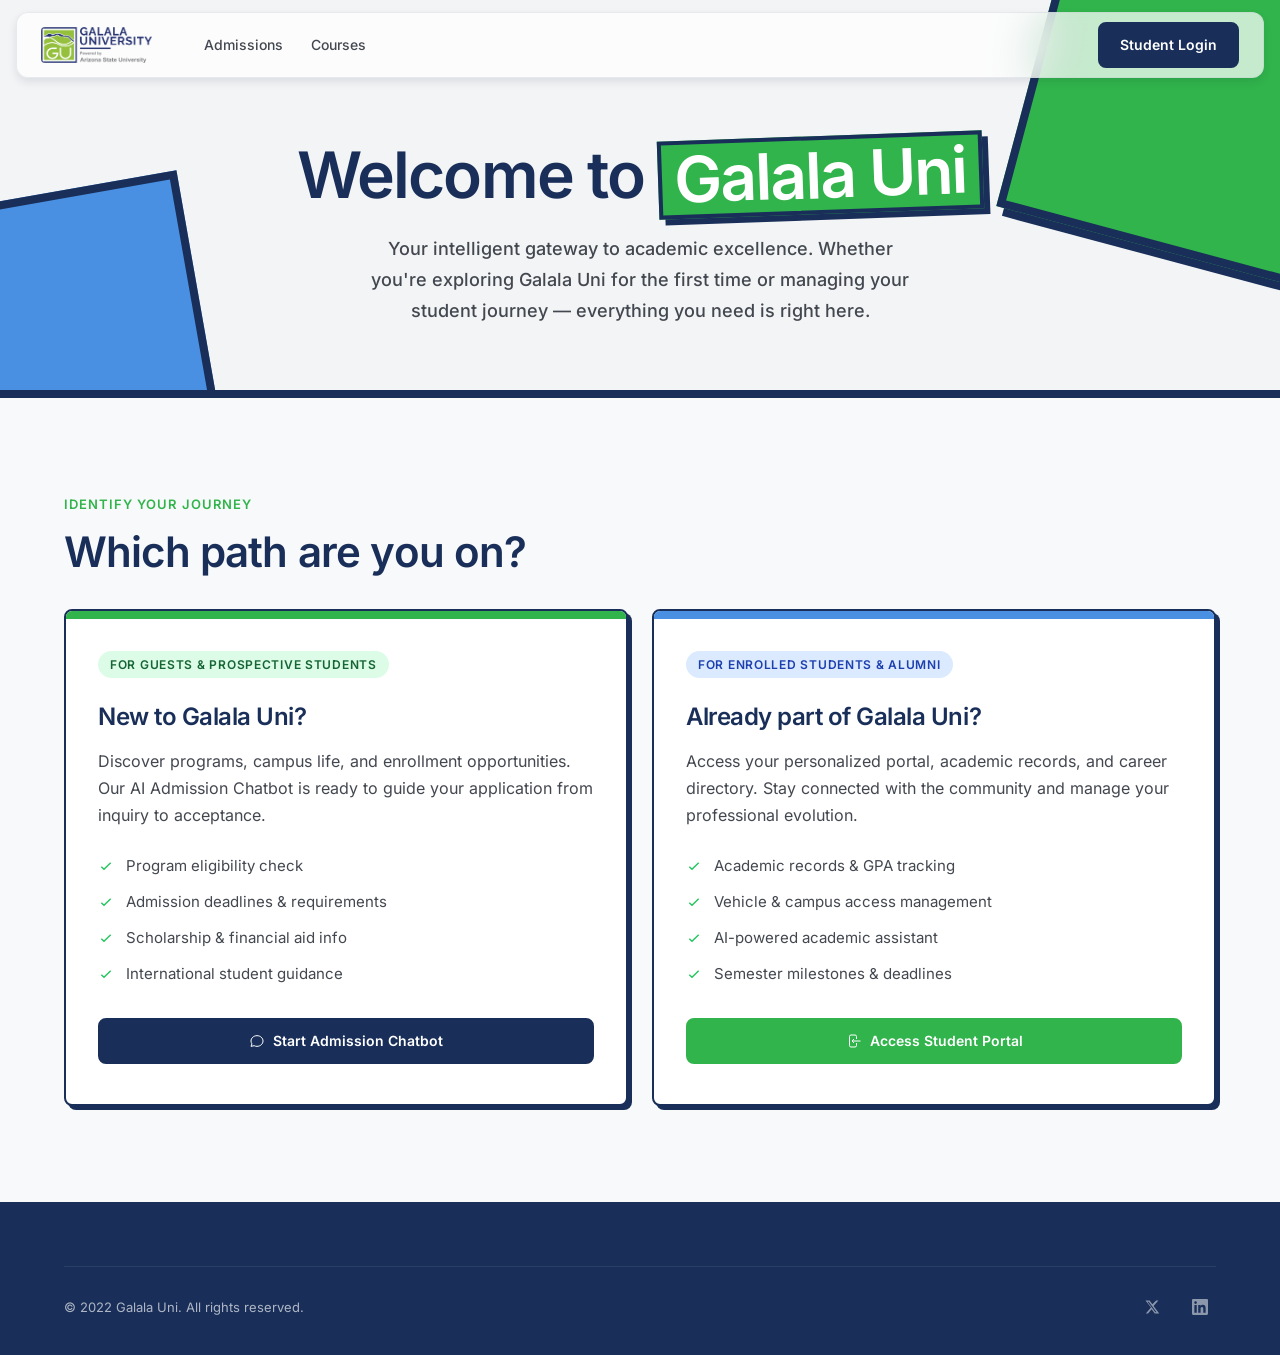
<file: index.html>
<!DOCTYPE html>
<html lang="en">
<head>
  <meta charset="UTF-8" />
  <meta name="viewport" content="width=device-width, initial-scale=1.0" />
  <!-- RT-16: Referrer policy -->
  <meta name="referrer" content="strict-origin-when-cross-origin">
  <title>Galala Uni | Intelligent Academic Gateway</title>
  <meta name="description" content="Galala Uni — the intelligent gateway for prospective and enrolled students. Start your admission journey or access your student portal." />
  <link href="css/fonts/fonts.css" rel="stylesheet" />
  <link rel="stylesheet" href="css/globals.css" />
  <link rel="stylesheet" href="css/landing.css" />
  <!-- Framekiller script to prevent clickjacking -->
  <style id="antiClickjack">body{display:none !important;}</style>
  <script type="text/javascript">
    if (self === top) {
        var antiClickjack = document.getElementById("antiClickjack");
        if (antiClickjack) antiClickjack.parentNode.removeChild(antiClickjack);
    } else {
        top.location = self.location;
    }
  </script>
</head>
<body>

  <!-- NAV -->
  <header class="nav-glass" id="main-nav">
    <div class="nav-inner">
      <a href="index.html" class="brand">
        <img src="./gu_logo.png" alt="Galala Uni Logo" class="brand-logo" style="height:36px; width:auto; border-radius:4px;" />
      </a>
      <nav class="nav-links">
        <a href="#journey">Admissions</a>
        <a href="pages/recommendations.html">Courses</a>
      </nav>
      <div class="nav-actions">
        <a href="pages/login.html" class="btn btn-primary">Student Login</a>
      </div>
      <button class="nav-mobile-toggle" aria-label="Toggle menu" id="mobile-menu-btn">
        <span></span><span></span><span></span>
      </button>
    </div>
    <div class="nav-mobile" id="mobile-menu">
      <a href="#journey">Admissions</a>
      <a href="pages/recommendations.html">Courses</a>
      <a href="pages/login.html" class="btn btn-primary">Student Login</a>
    </div>
  </header>

  <!-- INTRO -->
  <section class="home-intro">
    <div class="home-intro-orb home-intro-orb-1"></div>
    <div class="home-intro-orb home-intro-orb-2"></div>
    <div class="home-intro-content">
      <h1 class="home-intro-title">
        Welcome to <em>Galala Uni</em>
      </h1>
      <p class="home-intro-sub">
        Your intelligent gateway to academic excellence. Whether you're exploring Galala Uni for the first time or managing your student journey — everything you need is right here.
      </p>
    </div>
  </section>

  <!-- JOURNEY SELECTOR -->
  <section class="journey" id="journey">
    <div class="container">
      <div class="section-label">Identify Your Journey</div>
      <h2 class="section-title">Which path are you on?</h2>
      <div class="journey-grid">
        <div class="journey-card journey-card-guest">
          <div class="jcard-tag">For Guests &amp; Prospective Students</div>
          <h3>New to Galala Uni?</h3>
          <p>Discover programs, campus life, and enrollment opportunities. Our AI Admission Chatbot is ready to guide your application from inquiry to acceptance.</p>
          <ul class="jcard-features">
            <li>
              <svg viewBox="0 0 24 24" fill="none" stroke="currentColor" stroke-width="2"><path d="M5 13l4 4L19 7"/></svg>
              Program eligibility check
            </li>
            <li>
              <svg viewBox="0 0 24 24" fill="none" stroke="currentColor" stroke-width="2"><path d="M5 13l4 4L19 7"/></svg>
              Admission deadlines &amp; requirements
            </li>
            <li>
              <svg viewBox="0 0 24 24" fill="none" stroke="currentColor" stroke-width="2"><path d="M5 13l4 4L19 7"/></svg>
              Scholarship &amp; financial aid info
            </li>
            <li>
              <svg viewBox="0 0 24 24" fill="none" stroke="currentColor" stroke-width="2"><path d="M5 13l4 4L19 7"/></svg>
              International student guidance
            </li>
          </ul>
          <a href="pages/chatbot-public.html" class="btn btn-primary btn-full">
            <svg viewBox="0 0 24 24" fill="none" stroke="currentColor" stroke-width="1.5"><path d="M8 12h.01M12 12h.01M16 12h.01M21 12c0 4.418-4.03 8-9 8a9.863 9.863 0 01-4.255-.949L3 20l1.395-3.72C3.512 15.042 3 13.574 3 12c0-4.418 4.03-8 9-8s9 3.582 9 8z"/></svg>
            Start Admission Chatbot
          </a>
        </div>
        <div class="journey-card journey-card-student">
          <div class="jcard-tag jcard-tag-blue">For Enrolled Students &amp; Alumni</div>
          <h3>Already part of Galala Uni?</h3>
          <p>Access your personalized portal, academic records, and career directory. Stay connected with the community and manage your professional evolution.</p>
          <ul class="jcard-features">
            <li>
              <svg viewBox="0 0 24 24" fill="none" stroke="currentColor" stroke-width="2"><path d="M5 13l4 4L19 7"/></svg>
              Academic records &amp; GPA tracking
            </li>
            <li>
              <svg viewBox="0 0 24 24" fill="none" stroke="currentColor" stroke-width="2"><path d="M5 13l4 4L19 7"/></svg>
              Vehicle &amp; campus access management
            </li>
            <li>
              <svg viewBox="0 0 24 24" fill="none" stroke="currentColor" stroke-width="2"><path d="M5 13l4 4L19 7"/></svg>
              AI-powered academic assistant
            </li>
            <li>
              <svg viewBox="0 0 24 24" fill="none" stroke="currentColor" stroke-width="2"><path d="M5 13l4 4L19 7"/></svg>
              Semester milestones &amp; deadlines
            </li>
          </ul>
          <a href="pages/login.html" class="btn btn-primary-dark btn-full">
            <svg viewBox="0 0 24 24" fill="none" stroke="currentColor" stroke-width="1.5"><path d="M15.75 9V5.25A2.25 2.25 0 0013.5 3h-6a2.25 2.25 0 00-2.25 2.25v13.5A2.25 2.25 0 007.5 21h6a2.25 2.25 0 002.25-2.25V15M12 9l-3 3m0 0l3 3m-3-3h12.75"/></svg>
            Access Student Portal
          </a>
        </div>
      </div>
    </div>
  </section>

  <!-- FOOTER -->
  <footer class="footer">
    <div class="container">
      <div class="footer-bottom">
        <span>© 2022 Galala Uni. All rights reserved.</span>
        <div class="footer-socials">
          <a href="#" aria-label="Twitter">
            <svg viewBox="0 0 24 24" fill="currentColor"><path d="M18.244 2.25h3.308l-7.227 8.26 8.502 11.24H16.17l-4.714-6.231-5.401 6.231H2.744l7.73-8.835L2.25 2.25h6.063l4.261 5.634zm-1.161 17.52h1.833L7.084 4.126H5.117z"/></svg>
          </a>
          <a href="#" aria-label="LinkedIn">
            <svg viewBox="0 0 24 24" fill="currentColor"><path d="M20.447 20.452h-3.554v-5.569c0-1.328-.027-3.037-1.852-3.037-1.853 0-2.136 1.445-2.136 2.939v5.667H9.351V9h3.414v1.561h.046c.477-.9 1.637-1.85 3.37-1.85 3.601 0 4.267 2.37 4.267 5.455v6.286zM5.337 7.433a2.062 2.062 0 01-2.063-2.065 2.064 2.064 0 112.063 2.065zm1.782 13.019H3.555V9h3.564v11.452zM22.225 0H1.771C.792 0 0 .774 0 1.729v20.542C0 23.227.792 24 1.771 24h20.451C23.2 24 24 23.227 24 22.271V1.729C24 .774 23.2 0 22.222 0h.003z"/></svg>
          </a>
        </div>
      </div>
    </div>
  </footer>

  <script type="module" src="js/nav.js"></script>
</body>
</html>
</file>
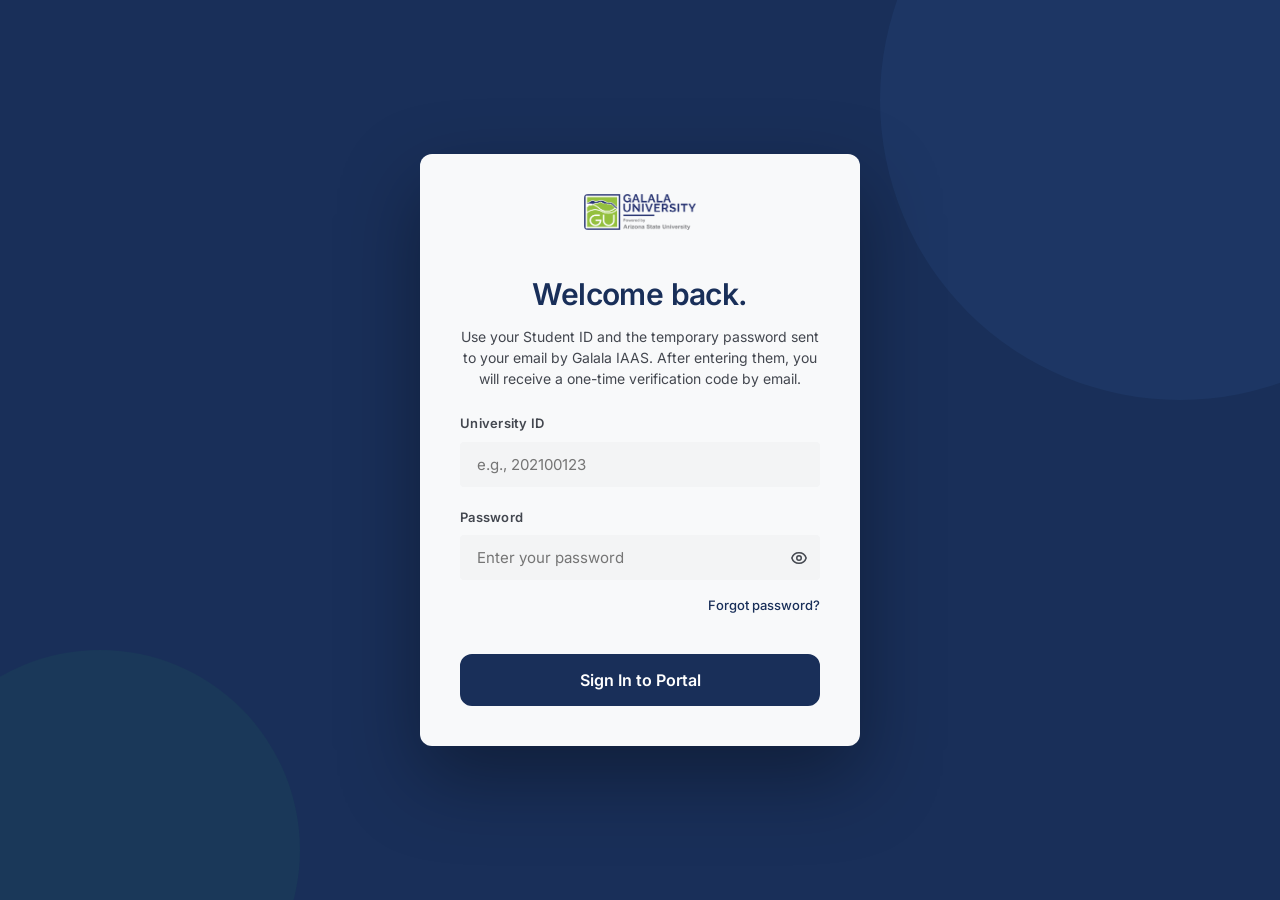
<file: pages/change-password.html>
<!DOCTYPE html>
<html lang="en">
<head>
  <meta charset="UTF-8" />
  <meta name="viewport" content="width=device-width, initial-scale=1.0" />
  <!-- RT-16: Referrer policy -->
  <meta name="referrer" content="strict-origin-when-cross-origin">
  <title>Change Password | Galala Uni</title>
  <meta name="description" content="Change your Galala Uni student portal password." />
  <link href="../css/fonts/fonts.css" rel="stylesheet" />
  <link rel="stylesheet" href="../css/globals.css" />
  <link rel="stylesheet" href="../css/dashboard.css" />
  <style>
    input[type="password"]::-ms-reveal,
    input[type="password"]::-ms-clear { display: none; }
    input[type="password"]::-webkit-reveal { display: none; }
    .pwd-rules {
      font-size: .8125rem;
      color: var(--col-on-muted);
      line-height: 1.7;
      background: var(--col-surface-low, #f3f4f5);
      border-radius: var(--radius-md);
      padding: var(--space-3) var(--space-4);
      margin-bottom: var(--space-5);
    }
    .pwd-rules li { list-style: none; padding-left: 1.25rem; position: relative; }
    .pwd-rules li::before { content: '•'; position: absolute; left: 0; color: var(--col-primary); }
  </style>
  <!-- Framekiller script to prevent clickjacking -->
  <style id="antiClickjack">body{display:none !important;}</style>
  <script type="text/javascript">
    if (self === top) {
        var antiClickjack = document.getElementById("antiClickjack");
        if (antiClickjack) antiClickjack.parentNode.removeChild(antiClickjack);
    } else {
        top.location = self.location;
    }
  </script>
</head>
<body>

  <!-- NAV (dark) -->
  <header class="nav-glass nav-dark" id="main-nav">
    <div class="nav-inner">
      <a href="dashboard.html" class="brand">
        <img src="../gu_logo.png" alt="Galala Uni Logo" class="brand-logo" style="height:36px; width:auto; border-radius:4px;" />
      </a>
      <nav class="nav-links">
        <a href="dashboard.html">Dashboard</a>
        <a href="chatbot.html">AI Assistant</a>
        <a href="recommendations.html">Courses</a>
        <a href="vehicle.html">Vehicle</a>
        <a href="help.html">Help</a>
      </nav>
      <div class="nav-student-info">
        <div class="nav-student-avatar"></div>
        <span class="nav-student-name"></span>
        <a href="#" class="btn btn-ghost logout-btn" style="color:rgba(255,255,255,.6);font-size:.875rem;">Sign Out</a>
      </div>
      <button class="nav-mobile-toggle" aria-label="Toggle menu" id="mobile-menu-btn">
        <span></span><span></span><span></span>
      </button>
    </div>
    <div class="nav-mobile" id="mobile-menu">
      <a href="dashboard.html">Dashboard</a>
      <a href="chatbot.html">AI Assistant</a>
      <a href="recommendations.html">Courses</a>
      <a href="vehicle.html">Vehicle</a>
      <a href="help.html">Help</a>
      <a href="#" class="logout-btn">Sign Out</a>
    </div>
  </header>

  <!-- PAGE BODY -->
  <div class="portal-page">
    <div class="portal-content" style="max-width:560px;">

      <div class="page-header">
        <a href="dashboard.html" id="back-to-dashboard-link" style="display:inline-flex;align-items:center;gap:6px;font-size:.875rem;color:var(--col-on-muted);text-decoration:none;margin-bottom:var(--space-4);" aria-label="Back to dashboard">
          <svg viewBox="0 0 24 24" fill="none" stroke="currentColor" stroke-width="2" width="16" height="16"><path d="M10.5 19.5L3 12m0 0l7.5-7.5M3 12h18"/></svg>
          Back to Dashboard
        </a>
        <!-- v9305432: shown when must_change_password=true (forced mode) -->
        <div id="forced-mode-notice" style="display:none;padding:12px 16px;background:linear-gradient(135deg,#fef3c7,#fffbeb);border:1.5px solid #fcd34d;border-radius:var(--radius-md);color:#92400e;font-size:.875rem;margin-bottom:var(--space-4);">
          <strong>Action required:</strong> You must set a new personal password before you can access other features.
        </div>
        <h1>Change Password</h1>
        <p>Update your account password. Your new password must meet the requirements below.</p>
      </div>

      <div class="section-card">

        <!-- Success message -->
        <div id="change-pwd-success" style="display:none; align-items:center; gap:12px; padding:14px 18px; background:#f0fdf4; border:1.5px solid #86efac; border-radius:var(--radius-md); color:#166534; font-size:.875rem; margin-bottom:var(--space-5);">
          <svg width="20" height="20" viewBox="0 0 24 24" fill="none" stroke="currentColor" stroke-width="2" style="flex-shrink:0;"><path d="M9 12.75L11.25 15 15 9.75M21 12a9 9 0 11-18 0 9 9 0 0118 0z"/></svg>
          <span>Password updated successfully. Redirecting to your dashboard…</span>
        </div>

        <!-- Error message -->
        <div id="change-pwd-error" style="display:none; padding:var(--space-3) var(--space-4); background:#fee2e2; border-radius:var(--radius-md); color:#991b1b; font-size:.875rem; margin-bottom:var(--space-5);"></div>

        <!-- Password rules -->
        <div class="pwd-rules">
          <strong style="display:block;margin-bottom:var(--space-1);color:var(--col-primary);">Password requirements:</strong>
          <ul style="margin:0;padding:0;">
            <li>Minimum 8 characters</li>
            <li>At least one uppercase letter (A–Z)</li>
            <li>At least one lowercase letter (a–z)</li>
            <li>At least one number (0–9)</li>
            <li>At least one special character (e.g. ! @ # $ %)</li>
          </ul>
        </div>

        <form id="change-pwd-form">

          <!-- Current password -->
          <div class="form-group">
            <label class="form-label" for="current-password">Current Password</label>
            <div style="position:relative;">
              <input
                class="form-input"
                type="password"
                id="current-password"
                name="current_password"
                placeholder="Your current password"
                autocomplete="current-password"
                style="padding-right:3rem;"
                required
              />
              <button type="button" style="position:absolute;right:.75rem;top:50%;transform:translateY(-50%);background:none;border:none;cursor:pointer;color:var(--col-on-muted);" aria-label="Toggle visibility">
                <svg id="eye-current" viewBox="0 0 24 24" fill="none" stroke="currentColor" stroke-width="2" width="18" height="18"><path d="M2.458 12C3.732 7.943 7.523 5 12 5c4.478 0 8.268 2.943 9.542 7-1.274 4.057-5.064 7-9.542 7-4.477 0-8.268-2.943-9.542-7z"/><path d="M15 12a3 3 0 11-6 0 3 3 0 016 0z"/></svg>
              </button>
            </div>
          </div>

          <!-- New password -->
          <div class="form-group">
            <label class="form-label" for="new-password">New Password</label>
            <div style="position:relative;">
              <input
                class="form-input"
                type="password"
                id="new-password"
                name="new_password"
                placeholder="Choose a strong new password"
                autocomplete="new-password"
                style="padding-right:3rem;"
                required
              />
              <button type="button" style="position:absolute;right:.75rem;top:50%;transform:translateY(-50%);background:none;border:none;cursor:pointer;color:var(--col-on-muted);" aria-label="Toggle visibility">
                <svg id="eye-new" viewBox="0 0 24 24" fill="none" stroke="currentColor" stroke-width="2" width="18" height="18"><path d="M2.458 12C3.732 7.943 7.523 5 12 5c4.478 0 8.268 2.943 9.542 7-1.274 4.057-5.064 7-9.542 7-4.477 0-8.268-2.943-9.542-7z"/><path d="M15 12a3 3 0 11-6 0 3 3 0 016 0z"/></svg>
              </button>
            </div>
          </div>

          <!-- Confirm new password -->
          <div class="form-group">
            <label class="form-label" for="confirm-password">Confirm New Password</label>
            <div style="position:relative;">
              <input
                class="form-input"
                type="password"
                id="confirm-password"
                name="new_password_confirmation"
                placeholder="Re-enter your new password"
                autocomplete="new-password"
                style="padding-right:3rem;"
                required
              />
              <button type="button" style="position:absolute;right:.75rem;top:50%;transform:translateY(-50%);background:none;border:none;cursor:pointer;color:var(--col-on-muted);" aria-label="Toggle visibility">
                <svg id="eye-confirm" viewBox="0 0 24 24" fill="none" stroke="currentColor" stroke-width="2" width="18" height="18"><path d="M2.458 12C3.732 7.943 7.523 5 12 5c4.478 0 8.268 2.943 9.542 7-1.274 4.057-5.064 7-9.542 7-4.477 0-8.268-2.943-9.542-7z"/><path d="M15 12a3 3 0 11-6 0 3 3 0 016 0z"/></svg>
              </button>
            </div>
          </div>

          <button type="submit" class="btn btn-primary btn-full btn-lg" id="change-pwd-btn">
            Update Password
          </button>

        </form>
      </div>

    </div>
  </div>

  <script type="module" src="../js/nav.js"></script>
  <script type="module" src="../js/change-password.js"></script>
</body>
</html>
</file>
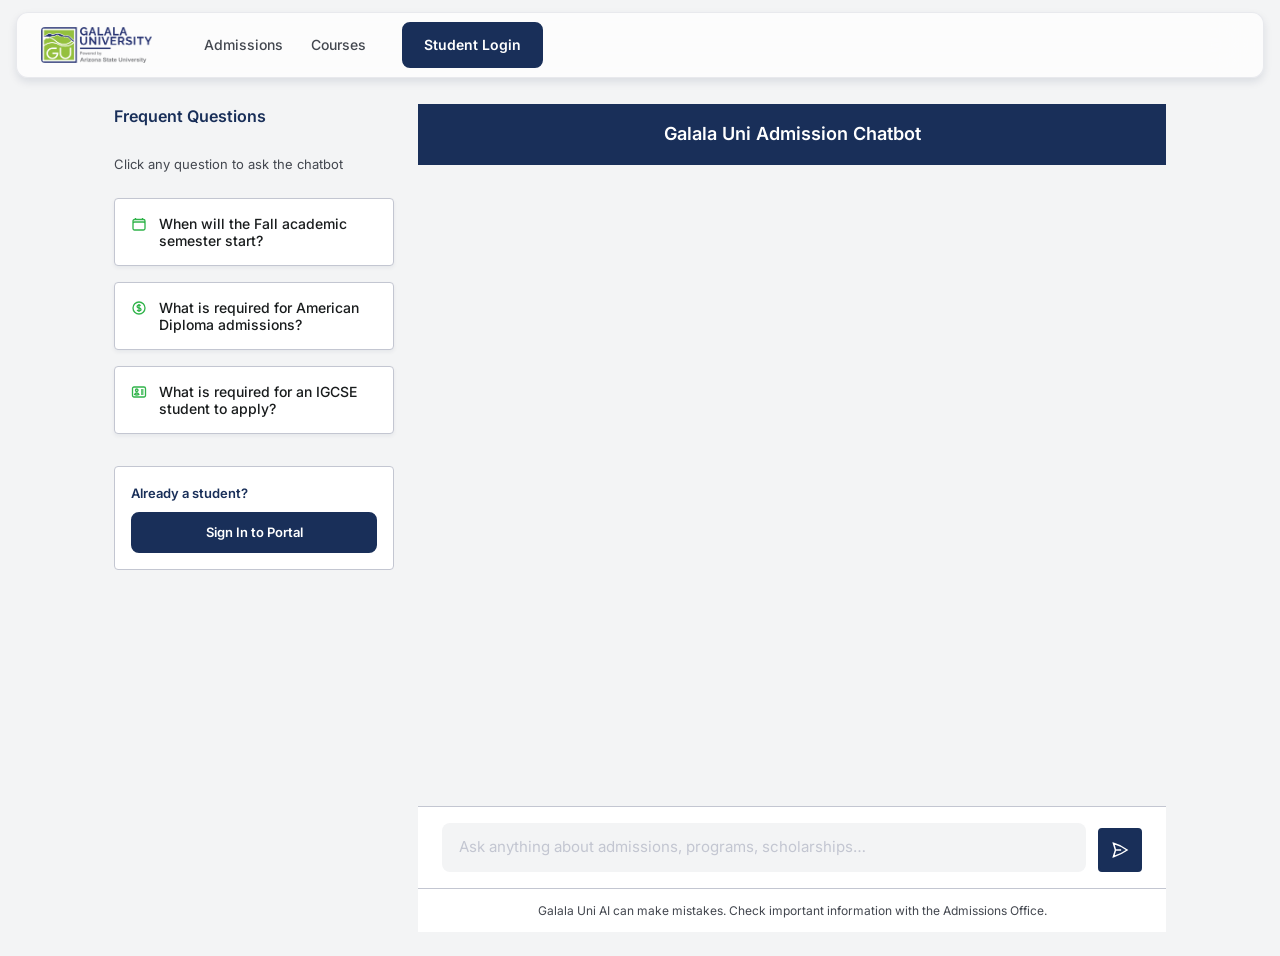
<file: pages/chatbot-public.html>
<!DOCTYPE html>
<html lang="en">
<head>
  <meta charset="UTF-8" />
  <meta name="viewport" content="width=device-width, initial-scale=1.0" />
  <!-- RT-16: Referrer policy -->
  <meta name="referrer" content="strict-origin-when-cross-origin">
  <title>Admission Chatbot | Galala Uni</title>
  <meta name="description" content="Talk to the Galala Uni AI Admission Concierge. Get instant answers about programs, deadlines, scholarships, and visa processes." />
  <link href="../css/fonts/fonts.css" rel="stylesheet" />
  <link rel="stylesheet" href="../css/globals.css" />
  <link rel="stylesheet" href="../css/chatbot.css" />
  <style>
    /* Public chatbot layout overrides */
    .public-chatbot-layout {
      display: grid;
      grid-template-columns: 280px 1fr;
      gap: var(--space-6);
      max-width: 1100px;
      margin: 0 auto;
      padding: var(--space-6);
      padding-top: calc(80px + var(--space-6));
      min-height: 100vh;
    }
    .faq-panel {
      display: flex;
      flex-direction: column;
      gap: var(--space-4);
    }
    .faq-panel-title {
      font-family: var(--font-head);
      font-weight: 800;
      font-size: 1rem;
      color: var(--col-primary);
      margin-bottom: var(--space-2);
    }
    .faq-chip {
      display: flex;
      align-items: flex-start;
      gap: var(--space-3);
      padding: var(--space-4);
      background: #fff;
      border-radius: var(--radius-md);
      box-shadow: var(--shadow-sm);
      cursor: pointer;
      border: 1.5px solid var(--col-outline);
      transition: all var(--trs-fast);
      text-align: left;
      font-size: .875rem;
      font-weight: 500;
      color: var(--col-on-surface);
      width: 100%;
    }
    .faq-chip:hover {
      border-color: var(--col-secondary);
      background: #f0f7ff;
      transform: translateX(3px);
    }
    .faq-chip svg {
      width: 16px; height: 16px;
      color: var(--col-secondary);
      flex-shrink: 0;
      margin-top: 1px;
    }
    .public-nav-actions { display: flex; align-items: center; gap: var(--space-3); }
    @media (max-width: 768px) {
      .public-chatbot-layout { grid-template-columns: 1fr; padding-top: calc(80px + var(--space-4)); }
      .faq-panel { display: none; }
    }
  </style>
  <!-- Framekiller script to prevent clickjacking -->
  <style id="antiClickjack">body{display:none !important;}</style>
  <script type="text/javascript">
    if (self === top) {
        var antiClickjack = document.getElementById("antiClickjack");
        if (antiClickjack) antiClickjack.parentNode.removeChild(antiClickjack);
    } else {
        top.location = self.location;
    }
  </script>
</head>
<body style="background:var(--col-surface-low);">

  <!-- NAV — public / guest -->
  <header class="nav-glass" id="main-nav">
    <div class="nav-inner">
      <a href="../index.html" class="brand">
        <img src="../gu_logo.png" alt="Galala Uni Logo" class="brand-logo" style="height:36px; width:auto; border-radius:4px;" />
      </a>
      <nav class="nav-links">
        <a href="../index.html#journey">Admissions</a>
        <a href="recommendations.html">Courses</a>
      </nav>
      <div class="public-nav-actions">
        <a href="login.html" class="btn btn-primary">Student Login</a>
      </div>
      <button class="nav-mobile-toggle" aria-label="Toggle menu" id="mobile-menu-btn">
        <span></span><span></span><span></span>
      </button>
    </div>
    <div class="nav-mobile" id="mobile-menu">
      <a href="../index.html#journey">Admissions</a>
      <a href="recommendations.html">Courses</a>
      <a href="login.html" class="btn btn-primary">Student Login</a>
    </div>
  </header>

  <div class="public-chatbot-layout">

    <!-- LEFT: FAQ Panel -->
    <aside class="faq-panel">
      <div class="faq-panel-title">Frequent Questions</div>
      <p style="font-size:.8125rem;color:var(--col-on-muted);margin-bottom:var(--space-2);">Click any question to ask the chatbot</p>

      <button class="faq-chip" data-question="When will the Fall academic semester start?">
        <svg viewBox="0 0 24 24" fill="none" stroke="currentColor" stroke-width="2"><path d="M6.75 3v2.25M17.25 3v2.25M3 18.75V7.5a2.25 2.25 0 012.25-2.25h13.5A2.25 2.25 0 0121 7.5v11.25m-18 0A2.25 2.25 0 005.25 21h13.5A2.25 2.25 0 0021 18.75m-18 0v-7.5A2.25 2.25 0 015.25 9h13.5A2.25 2.25 0 0121 11.25v7.5"/></svg>
        When will the Fall academic semester start?
      </button>

      <button class="faq-chip" data-question="What is required for American Diploma admissions?">
        <svg viewBox="0 0 24 24" fill="none" stroke="currentColor" stroke-width="2"><path d="M12 6v12m-3-2.818l.879.659c1.171.879 3.07.879 4.242 0 1.172-.879 1.172-2.303 0-3.182C13.536 12.219 12.768 12 12 12c-.725 0-1.45-.22-2.003-.659-1.106-.879-1.106-2.303 0-3.182s2.9-.879 4.006 0l.415.33M21 12a9 9 0 11-18 0 9 9 0 0118 0z"/></svg>
        What is required for American Diploma admissions?
      </button>

      <button class="faq-chip" data-question="What is required for an IGCSE student to apply?">
        <svg viewBox="0 0 24 24" fill="none" stroke="currentColor" stroke-width="2"><path d="M15 9h3.75M15 12h3.75M15 15h3.75M4.5 19.5h15a2.25 2.25 0 002.25-2.25V6.75A2.25 2.25 0 0019.5 4.5h-15a2.25 2.25 0 00-2.25 2.25v10.5A2.25 2.25 0 004.5 19.5zm6-10.125a1.875 1.875 0 11-3.75 0 1.875 1.875 0 013.75 0zm1.294 6.336a6.721 6.721 0 01-3.17.789 6.721 6.721 0 01-3.168-.789 3.376 3.376 0 016.338 0z"/></svg>
        What is required for an IGCSE student to apply?
      </button>

      <div style="margin-top:var(--space-4);padding:var(--space-4);background:#fff;border-radius:var(--radius-md);border:1.5px solid var(--col-outline);">
        <div style="font-size:.8125rem;font-weight:700;color:var(--col-primary);margin-bottom:var(--space-2);">Already a student?</div>
        <a href="login.html" class="btn btn-primary btn-full btn-sm">Sign In to Portal</a>
      </div>
    </aside>

    <!-- RIGHT: Chat Window -->
    <div class="chat-window">
      <!-- Header -->
      <div class="chat-header" style="justify-content: center;">
        <div class="chat-header-info" style="text-align: center;">
          <div class="chat-header-name" style="font-size: 1.125rem;">Galala Uni Admission Chatbot</div>
        </div>
      </div>

      <!-- Chat Body -->
      <div class="chat-body" id="chat-body">

        <!-- AI Greeting removed as requested -->

      </div>

      <!-- Quick reply chips -> Removed to avoid duplicating the FAQs on the left -->

      <!-- Input area -->
      <div class="chat-input-area">
        <div class="chat-input-wrap">
          <textarea
            class="chat-textarea"
            id="chat-input"
            placeholder="Ask anything about admissions, programs, scholarships…"
            rows="1"
            aria-label="Message input"
          ></textarea>
          <button class="chat-send" id="send-btn" aria-label="Send message">
            <svg viewBox="0 0 24 24" fill="none" stroke="currentColor" stroke-width="2"><path d="M6 12L3.269 3.126A59.768 59.768 0 0121.485 12 59.77 59.77 0 013.27 20.876L5.999 12zm0 0h7.5"/></svg>
          </button>
        </div>
      </div>

      <!-- Disclaimer -->
      <div class="chat-disclaimer">
        Galala Uni AI can make mistakes. Check important information with the Admissions Office.
      </div>
    </div>

  </div>

  <!-- RT-11 FIX: config.js loaded FIRST -->
  <script type="module" src="../js/nav.js"></script>
  <script type="module" src="../js/chatbot.js"></script>
</body>
</html>
</file>
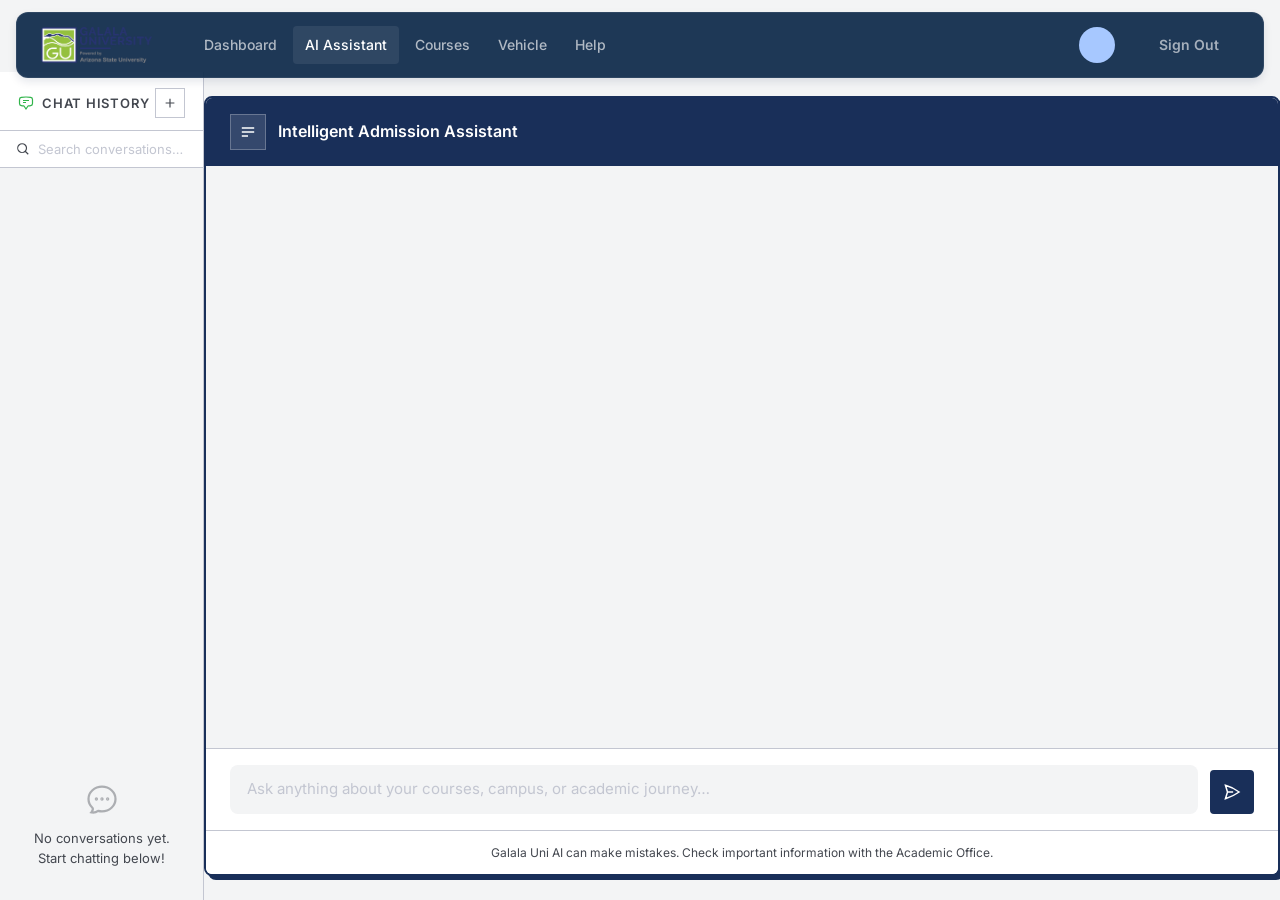
<file: pages/chatbot.html>
<!DOCTYPE html>
<html lang="en">
<head>
  <meta charset="UTF-8" />
  <meta name="viewport" content="width=device-width, initial-scale=1.0" />
  <!-- RT-16: Referrer policy -->
  <meta name="referrer" content="strict-origin-when-cross-origin">
  <title>AI Assistant | Galala Uni</title>
  <meta name="description" content="Galala Uni AI Academic Assistant — ask about courses, deadlines, campus policy, and more." />
  <link href="../css/fonts/fonts.css" rel="stylesheet" />
  <link rel="stylesheet" href="../css/globals.css" />
  <link rel="stylesheet" href="../css/dashboard.css" />
  <link rel="stylesheet" href="../css/chatbot.css" />
  <!-- Framekiller script to prevent clickjacking -->
  <style id="antiClickjack">body{display:none !important;}</style>
  <script type="text/javascript">
    if (self === top) {
        var antiClickjack = document.getElementById("antiClickjack");
        if (antiClickjack) antiClickjack.parentNode.removeChild(antiClickjack);
    } else {
        top.location = self.location;
    }
  </script>
</head>
<body style="background:var(--col-surface-low);">

  <!-- NAV (dark) -->
  <header class="nav-glass nav-dark" id="main-nav">
    <div class="nav-inner">
      <a href="dashboard.html" class="brand">
        <img src="../gu_logo.png" alt="Galala Uni Logo" class="brand-logo" style="height:36px; width:auto; border-radius:4px;" />
      </a>
      <nav class="nav-links">
        <a href="dashboard.html">Dashboard</a>
        <a href="chatbot.html" class="active">AI Assistant</a>
        <a href="recommendations.html">Courses</a>
        <a href="vehicle.html">Vehicle</a>
        <a href="help.html">Help</a>
      </nav>
      <div class="nav-student-info">
        <div class="nav-student-avatar"></div>
        <span class="nav-student-name"></span>
        <a href="#" class="btn btn-ghost logout-btn" style="color:rgba(255,255,255,.6);font-size:.875rem;">Sign Out</a>
      </div>
      <button class="nav-mobile-toggle" aria-label="Toggle menu" id="mobile-menu-btn">
        <span></span><span></span><span></span>
      </button>
    </div>
    <div class="nav-mobile" id="mobile-menu">
      <a href="dashboard.html">Dashboard</a>
      <a href="chatbot.html">AI Assistant</a>
      <a href="recommendations.html">Courses</a>
      <a href="vehicle.html">Vehicle</a>
      <a href="help.html">Help</a>
      <a href="#" class="logout-btn">Sign Out</a>
    </div>
  </header>

  <!-- MAIN LAYOUT: sidebar + chat -->
  <div class="chatbot-app-layout" id="chatbot-app-layout">

    <!-- CHAT HISTORY SIDEBAR (only rendered/shown for logged-in users via JS) -->
    <aside class="chat-history-sidebar" id="chat-history-sidebar" aria-label="Chat history" hidden>
      <div class="chs-header">
        <div class="chs-title">
          <svg viewBox="0 0 24 24" fill="none" stroke="currentColor" stroke-width="1.8" aria-hidden="true">
            <path d="M7.5 8.25h9m-9 3H12m-9.75 1.51c0 1.6 1.123 2.994 2.707 3.227 1.129.166 2.27.293 3.423.379.35.026.67.21.865.501L12 21l2.755-4.133a1.14 1.14 0 01.865-.501 48.172 48.172 0 003.423-.379c1.584-.233 2.707-1.626 2.707-3.228V6.741c0-1.602-1.123-2.995-2.707-3.228A48.394 48.394 0 0012 3c-2.392 0-4.744.175-7.043.513C3.373 3.746 2.25 5.14 2.25 6.741v6.018z"/>
          </svg>
          Chat History
        </div>
        <button class="chs-new-btn" id="new-chat-btn" title="Start new conversation" aria-label="New chat">
          <svg viewBox="0 0 24 24" fill="none" stroke="currentColor" stroke-width="2" aria-hidden="true">
            <path d="M12 4.5v15m7.5-7.5h-15"/>
          </svg>
        </button>
      </div>

      <div class="chs-search-wrap">
        <svg viewBox="0 0 24 24" fill="none" stroke="currentColor" stroke-width="2" class="chs-search-icon" aria-hidden="true">
          <path d="M21 21l-5.197-5.197m0 0A7.5 7.5 0 105.196 5.196a7.5 7.5 0 0010.607 10.607z"/>
        </svg>
        <input type="search" class="chs-search" id="chs-search" placeholder="Search conversations…" aria-label="Search chat history" />
      </div>

      <div class="chs-list" id="chs-list" role="list">
        <!-- Populated by chatbot.js -->
      </div>

      <div class="chs-empty" id="chs-empty" hidden>
        <svg viewBox="0 0 24 24" fill="none" stroke="currentColor" stroke-width="1.5" aria-hidden="true">
          <path d="M8.625 12a.375.375 0 11-.75 0 .375.375 0 01.75 0zm0 0H8.25m4.125 0a.375.375 0 11-.75 0 .375.375 0 01.75 0zm0 0H12m4.125 0a.375.375 0 11-.75 0 .375.375 0 01.75 0zm0 0h-.375M21 12c0 4.556-4.03 8.25-9 8.25a9.764 9.764 0 01-2.555-.337A5.972 5.972 0 015.41 20.97a5.969 5.969 0 01-.474-.065 4.48 4.48 0 00.978-2.025c.09-.457-.133-.901-.467-1.226C3.93 16.178 3 14.189 3 12c0-4.556 4.03-8.25 9-8.25s9 3.694 9 8.25z"/>
        </svg>
        <p>No conversations yet.<br>Start chatting below!</p>
      </div>
    </aside>

    <!-- CHAT WINDOW -->
    <div class="chat-window" id="chat-window">
      <!-- Header -->
      <div class="chat-header">
        <!-- Mobile: history toggle -->
        <button class="chs-mobile-toggle" id="chs-mobile-toggle" aria-label="Toggle chat history" hidden>
          <svg viewBox="0 0 24 24" fill="none" stroke="currentColor" stroke-width="2" aria-hidden="true">
            <path d="M3.75 6.75h16.5M3.75 12h16.5m-16.5 5.25H12"/>
          </svg>
        </button>
        <div class="chat-header-info">
          <div class="chat-header-name">Intelligent Admission Assistant</div>
          <div class="chat-session-label" id="chat-session-label"></div>
        </div>
      </div>

      <!-- Chat Body -->
      <div class="chat-body" id="chat-body">

        <!-- AI Greeting removed as requested -->

      </div>

      <!-- Quick reply chips removed as requested -->

      <!-- Input area -->
      <div class="chat-input-area">
        <div class="chat-input-wrap">
          <textarea
            class="chat-textarea"
            id="chat-input"
            placeholder="Ask anything about your courses, campus, or academic journey…"
            rows="1"
            aria-label="Message input"
          ></textarea>
          <button class="chat-send" id="send-btn" aria-label="Send message">
            <svg viewBox="0 0 24 24" fill="none" stroke="currentColor" stroke-width="2"><path d="M6 12L3.269 3.126A59.768 59.768 0 0121.485 12 59.77 59.77 0 013.27 20.876L5.999 12zm0 0h7.5"/></svg>
          </button>
        </div>
      </div>

      <!-- Disclaimer -->
      <div class="chat-disclaimer">
        Galala Uni AI can make mistakes. Check important information with the Academic Office.
      </div>
    </div>

  </div>

  <script type="module" src="../js/nav.js"></script>
  <script type="module" src="../js/chatbot.js"></script>
</body>
</html>
</file>
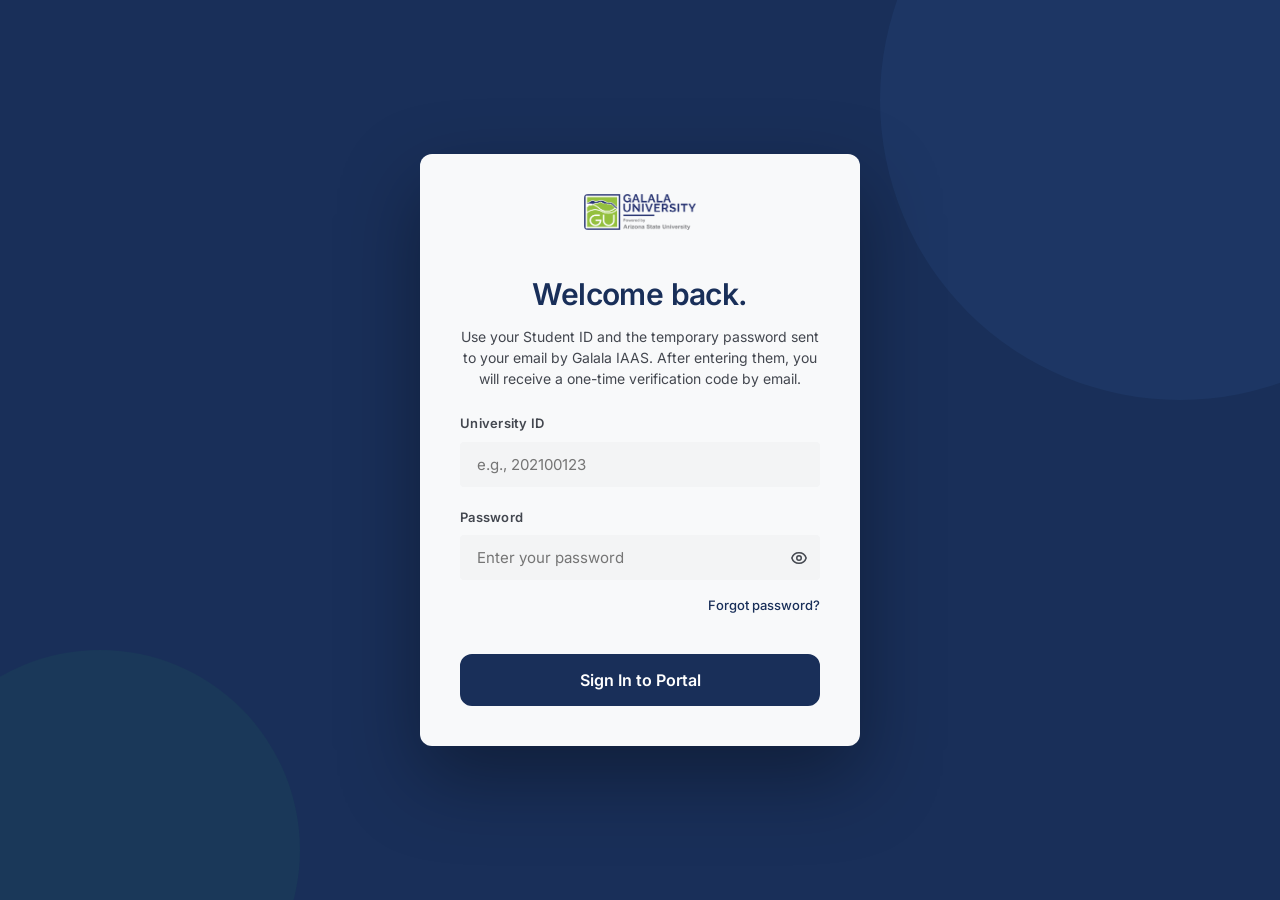
<file: pages/dashboard.html>
<!DOCTYPE html>
<html lang="en">
<head>
  <meta charset="UTF-8" />
  <meta name="viewport" content="width=device-width, initial-scale=1.0" />
  <!-- RT-16: Don't leak referrer to third-party origins -->
  <meta name="referrer" content="strict-origin-when-cross-origin">
  <title>Dashboard | Galala Uni</title>
  <meta name="description" content="Your Galala Uni student dashboard — academic records, AI assistant, vehicle permit, and all campus tools in one place." />
  <link href="../css/fonts/fonts.css" rel="stylesheet" />
  <link rel="stylesheet" href="../css/globals.css" />
  <link rel="stylesheet" href="../css/dashboard.css" />
  <!-- Framekiller script to prevent clickjacking -->
  <style id="antiClickjack">body{display:none !important;}</style>
  <script type="text/javascript">
    if (self === top) {
        var antiClickjack = document.getElementById("antiClickjack");
        if (antiClickjack) antiClickjack.parentNode.removeChild(antiClickjack);
    } else {
        top.location = self.location;
    }
  </script>
</head>
<body>

  <!-- NAV (dark) -->
  <header class="nav-glass nav-dark" id="main-nav">
    <div class="nav-inner">
      <a href="dashboard.html" class="brand">
        <img src="../gu_logo.png" alt="Galala Uni Logo" class="brand-logo" style="height:36px; width:auto; border-radius:4px;" />
      </a>
      <nav class="nav-links">
        <a href="dashboard.html" class="active">Dashboard</a>
        <a href="chatbot.html">AI Assistant</a>
        <a href="recommendations.html">Courses</a>
        <a href="vehicle.html">Vehicle</a>
        <a href="help.html">Help</a>
      </nav>
      <div class="nav-student-info">
        <div class="nav-student-avatar"></div>
        <span class="nav-student-name"></span>
        <a href="#" class="btn btn-ghost logout-btn" style="color:rgba(255,255,255,.6);font-size:.875rem;">Sign Out</a>
      </div>
      <button class="nav-mobile-toggle" aria-label="Toggle menu" id="mobile-menu-btn">
        <span></span><span></span><span></span>
      </button>
    </div>
    <div class="nav-mobile" id="mobile-menu">
      <a href="dashboard.html">Dashboard</a>
      <a href="chatbot.html">AI Assistant</a>
      <a href="recommendations.html">Courses</a>
      <a href="vehicle.html">Vehicle</a>
      <a href="help.html">Help</a>
      <a href="#" class="logout-btn">Sign Out</a>
    </div>
  </header>

  <!-- PAGE BODY -->
  <div class="portal-page">
    <div class="portal-content">

      <!-- API error banner (shown when profile fetch fails with non-auth error) -->
      <div id="dash-error-banner" style="display:none; align-items:center; gap:12px; padding:16px 20px; background:#fef2f2; border:1.5px solid #fca5a5; border-radius:12px; color:#991b1b; font-size:.9rem; margin-bottom:24px;">
        <svg width="20" height="20" viewBox="0 0 24 24" fill="none" stroke="currentColor" stroke-width="2"><circle cx="12" cy="12" r="10"/><line x1="12" y1="8" x2="12" y2="12"/><line x1="12" y1="16" x2="12.01" y2="16"/></svg>
        <span>Could not load your profile. The server may be temporarily unavailable. <a href="dashboard.html" style="color:#991b1b;font-weight:600;">Try again</a></span>
      </div>


      <!-- Page Header -->
      <div class="dash-header">
        <div class="dash-header-top">
          <div>
            <div class="dash-welcome">Good afternoon, <strong></strong></div>
            <h1 class="dash-title">Your Academic Portal</h1>
            <p class="dash-subtitle">Your portal to academic excellence and campus integration.</p>
          </div>
        </div>
      </div>

      <!-- Identity card -->
      <div class="identity-card">
        <div class="identity-avatar"></div>
        <div class="identity-info">
          <div class="identity-name"></div>
          <div class="identity-meta">
            <div class="identity-meta-item faculty">
            </div>
            <div class="identity-meta-item student-id">
            </div>
            <div class="identity-meta-item">
              Academic Year: 2025–2026
            </div>
          </div>
        </div>
        <span class="identity-badge"></span>
      </div>

      <!-- Quick actions -->
      <div class="quick-grid">
        <a href="chatbot.html" class="quick-card quick-card-blue">
          <div class="qc-icon qc-icon-blue">
            <svg viewBox="0 0 24 24" fill="none" stroke="currentColor" stroke-width="1.5"><path d="M9.813 15.904L9 18.75l-.813-2.846a4.5 4.5 0 00-3.09-3.09L2.25 12l2.846-.813a4.5 4.5 0 003.09-3.09L9 5.25l.813 2.846a4.5 4.5 0 003.09 3.09L15.75 12l-2.846.813a4.5 4.5 0 00-3.09 3.09z"/></svg>
          </div>
          <div class="qc-title">Academic Assistant</div>
          <div class="qc-desc">Ask about course registration, deadlines, or campus policy.</div>
          <div class="qc-cta">
            Start Chat
            <svg viewBox="0 0 24 24" fill="none" stroke="currentColor" stroke-width="2"><path d="M13.5 4.5L21 12m0 0l-7.5 7.5M21 12H3"/></svg>
          </div>
        </a>

        <a href="vehicle.html" class="quick-card quick-card-green">
          <div class="qc-icon qc-icon-green">
            <svg viewBox="0 0 24 24" fill="none" stroke="currentColor" stroke-width="1.5"><path d="M8.25 18.75a1.5 1.5 0 01-3 0m3 0a1.5 1.5 0 00-3 0m3 0h6m-9 0H3.375a1.125 1.125 0 01-1.125-1.125V14.25m17.25 4.5a1.5 1.5 0 01-3 0m3 0a1.5 1.5 0 00-3 0m3 0h1.125c.621 0 1.129-.504 1.09-1.124a17.902 17.902 0 00-3.213-9.193 2.056 2.056 0 00-1.58-.86H14.25M16.5 18.75h-2.25m0-11.177v-.958c0-.568-.422-1.048-.987-1.106a48.554 48.554 0 00-10.026 0 1.106 1.106 0 00-.987 1.106v7.635m12-6.677v6.677m0 4.5v-4.5m0 0h-12"/></svg>
          </div>
          <div class="qc-title">Vehicle Permit</div>
          <div class="qc-desc">Register your vehicle for the 2026 academic parking access.</div>
          <div class="qc-cta">
            Manage
            <svg viewBox="0 0 24 24" fill="none" stroke="currentColor" stroke-width="2"><path d="M13.5 4.5L21 12m0 0l-7.5 7.5M21 12H3"/></svg>
          </div>
        </a>

        <a href="recommendations.html" class="quick-card" style="background:linear-gradient(135deg,#f5f3ff,#ede9fe);border:1.5px solid #ddd6fe;">
          <div class="qc-icon" style="background:#ede9fe;color:#7c3aed;">
            <svg viewBox="0 0 24 24" fill="none" stroke="currentColor" stroke-width="1.5"><path d="M9.813 15.904L9 18.75l-.813-2.846a4.5 4.5 0 00-3.09-3.09L2.25 12l2.846-.813a4.5 4.5 0 003.09-3.09L9 5.25l.813 2.846a4.5 4.5 0 003.09 3.09L15.75 12l-2.846.813a4.5 4.5 0 00-3.09 3.09z"/></svg>
          </div>
          <div class="qc-title" style="color:#4c1d95;">Course Recommendations</div>
          <div class="qc-desc" style="color:#6d28d9;">Get AI-ranked course suggestions based on your profile, prerequisites, and goals.</div>
          <div class="qc-cta" style="color:#7c3aed;">
            Get Recommendations
            <svg viewBox="0 0 24 24" fill="none" stroke="currentColor" stroke-width="2"><path d="M13.5 4.5L21 12m0 0l-7.5 7.5M21 12H3"/></svg>
          </div>
        </a>


      <!-- Bottom grid -->
      <div class="dash-bottom">

        <!-- Left col (Profile data) -->
        <div style="display:flex;flex-direction:column;gap:var(--space-6);">
          <!-- Personal Information -->
          <div class="section-card">
            <div class="section-card-header">
              <div class="section-card-title">
                <svg viewBox="0 0 24 24" fill="none" stroke="currentColor" stroke-width="1.5"><path d="M17.982 18.725A7.488 7.488 0 0012 15.75a7.488 7.488 0 00-5.982 2.975m11.963 0a9 9 0 10-11.963 0m11.963 0A8.966 8.966 0 0112 21a8.966 8.966 0 01-5.982-2.275M15 9.75a3 3 0 11-6 0 3 3 0 016 0z"/></svg>
                Personal Information
              </div>
            </div>
            <div class="info-grid">
              <div class="info-item">
                <div class="info-label">Full Name</div>
                <div class="info-value full-name"></div>
              </div>
              <div class="info-item">
                <div class="info-label">Date of Birth</div>
                <!-- RT-19: No hardcoded PII — value populated by JS from API -->
                <div class="info-value dob"></div>
              </div>
              <div class="info-item">
                <div class="info-label">University Email</div>
                <div class="info-value email"></div>
              </div>
              <!-- v9305432: new profile fields -->
              <div class="info-item">
                <div class="info-label">Faculty Sector</div>
                <div class="info-value faculty-sector"></div>
              </div>
              <div class="info-item">
                <div class="info-label">Field of Study</div>
                <div class="info-value faculty-field"></div>
              </div>
              <div class="info-item">
                <div class="info-label">Program Credit Hours</div>
                <div class="info-value faculty-credits"></div>
              </div>
            </div>

            <!-- Change Password action -->
            <div style="margin-top:var(--space-5);padding-top:var(--space-5);border-top:1px solid var(--col-border,#e5e7eb);">
              <a href="change-password.html" id="change-pwd-link" style="display:inline-flex;align-items:center;gap:8px;font-size:.875rem;font-weight:600;color:var(--col-primary);text-decoration:none;padding:8px 16px;border:1.5px solid var(--col-primary);border-radius:var(--radius-md);transition:background .15s,color .15s;" onmouseover="this.style.background='var(--col-primary)';this.style.color='#fff';" onmouseout="this.style.background='';this.style.color='var(--col-primary)';">
                <svg viewBox="0 0 24 24" fill="none" stroke="currentColor" stroke-width="2" width="16" height="16"><path d="M15.75 5.25a3 3 0 013 3m3 0a6 6 0 01-7.029 5.912c-.563-.097-1.159.026-1.563.43L10.5 17.25H8.25v2.25H6v2.25H2.25v-2.818c0-.597.237-1.17.659-1.591l6.499-6.499c.404-.404.527-1 .43-1.563A6 6 0 1121.75 8.25z"/></svg>
                Change Password
              </a>
            </div>

          </div>

        </div>

        <!-- Right col -->
        <div style="display:flex;flex-direction:column;gap:var(--space-6);">
          <!-- GPA -->
          <div class="card">
            <div class="card-title" style="margin-bottom:var(--space-4);">
              <svg viewBox="0 0 24 24" fill="none" stroke="currentColor" stroke-width="1.5"><path d="M4.26 10.147a60.436 60.436 0 00-.491 6.347A48.627 48.627 0 0112 20.904"/></svg>
              Academic Standing
            </div>
            <div class="academic-standing-flex" style="display:flex;align-items:center;gap:var(--space-5);">
              <div class="gpa-ring-wrap">
                <div class="gpa-ring">
                  <svg viewBox="0 0 96 96" width="96" height="96">
                    <circle class="gpa-ring-bg" cx="48" cy="48" r="38"/>
                    <circle class="gpa-ring-fill" cx="48" cy="48" r="38"
                      stroke-dasharray="238.76"
                      stroke-dashoffset="65.65"
                    />
                  </svg>
                  <div class="gpa-ring-text">
                    <!-- RT-19: No hardcoded GPA — populated by JS -->
                    <div class="gpa-value">—</div>
                    <div class="gpa-label">GPA</div>
                  </div>
                </div>
              </div>
              <div style="flex:1;">
                <div class="credit-bar-wrap">
                  <div style="display:flex;justify-content:space-between;font-size:.8125rem;margin-bottom:var(--space-2);">
                    <span style="color:var(--col-on-muted);">Credit Hours</span>
                    <span style="font-weight:600;">— / —</span>
                  </div>
                  <div class="credit-bar-track">
                    <div class="credit-bar-fill" style="width:0%;"></div>
                  </div>
                  <div class="credit-bar-labels">
                    <span>—</span>
                  </div>
                </div>
              </div>
            </div>
          </div>
        </div>

      </div>

    </div>
  </div>

  <script type="module" src="../js/nav.js"></script>
  <script type="module" src="../js/dashboard.js"></script>
</body>
</html>
</file>
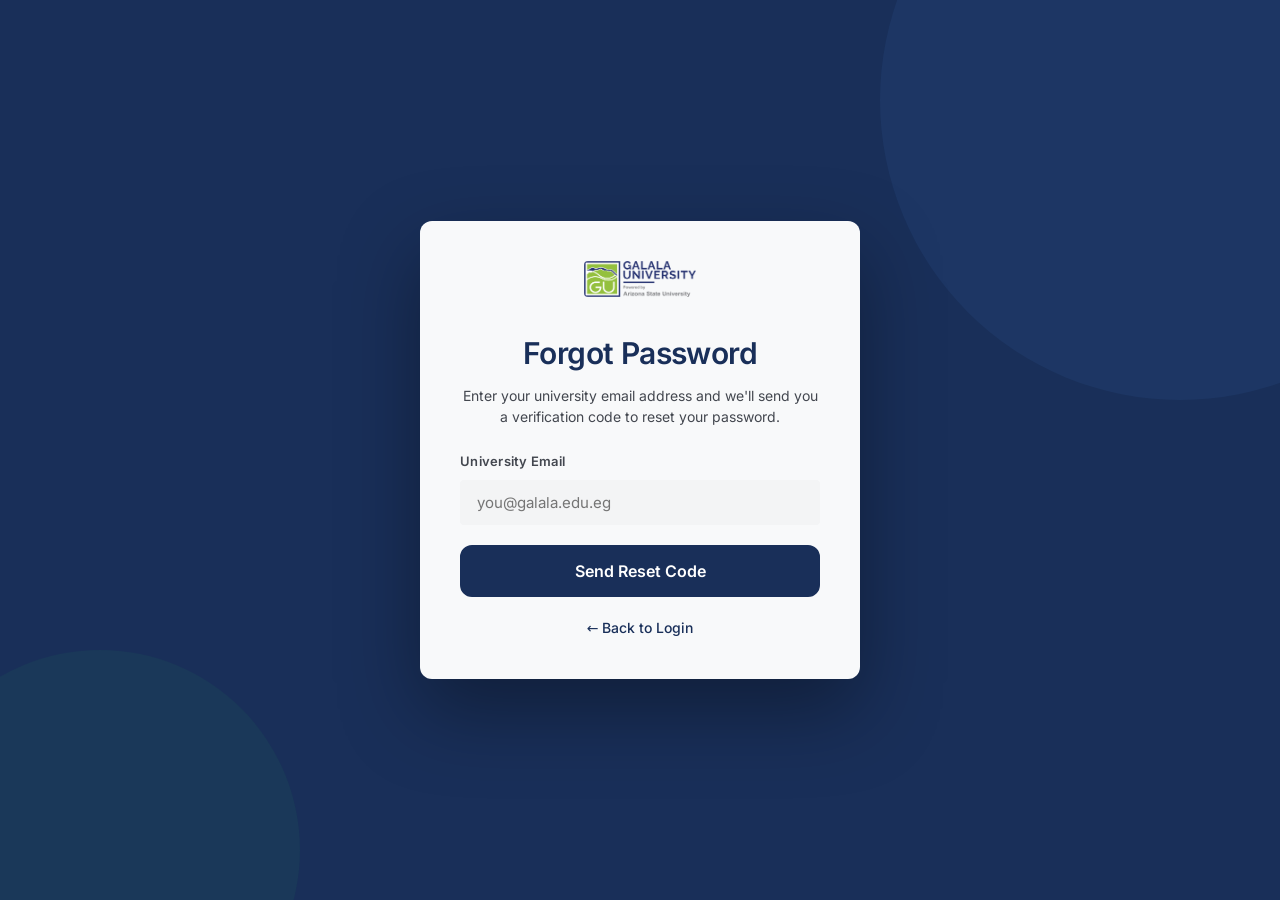
<file: pages/forgot-password.html>
<!DOCTYPE html>
<html lang="en">
<head>
  <meta charset="UTF-8" />
  <meta name="viewport" content="width=device-width, initial-scale=1.0" />
  <meta name="referrer" content="strict-origin-when-cross-origin">
  <title>Forgot Password | Galala Uni</title>
  <meta name="description" content="Reset your Galala Uni student portal password." />
  <link href="../css/fonts/fonts.css" rel="stylesheet" />
  <link rel="stylesheet" href="../css/globals.css" />
  <link rel="stylesheet" href="../css/dashboard.css" />
  <!-- Framekiller -->
  <style id="antiClickjack">body{display:none !important;}</style>
  <script type="text/javascript">
    if (self === top) {
        var antiClickjack = document.getElementById("antiClickjack");
        if (antiClickjack) antiClickjack.parentNode.removeChild(antiClickjack);
    } else { top.location = self.location; }
  </script>
</head>
<body>

  <div class="login-page-centered">
    <div class="login-float-card">

      <!-- Brand -->
      <div style="text-align:center;margin-bottom:var(--space-6);">
        <a href="../index.html" class="brand" style="display:inline-flex;justify-content:center;">
          <img src="../gu_logo.png" alt="Galala Uni Logo" class="brand-logo" style="height:36px;width:auto;border-radius:4px;" />
        </a>
      </div>

      <h1 class="login-form-title" style="text-align:center;">Forgot Password</h1>
      <p class="login-form-subtitle" style="text-align:center;margin-bottom:1.5rem;font-size:.875rem;line-height:1.5;">
        Enter your university email address and we'll send you a verification code to reset your password.
      </p>

      <!-- Step 1: Email form -->
      <form id="forgot-form" class="login-form">
        <div class="form-group">
          <label class="form-label" for="forgot-email">University Email</label>
          <input
            class="form-input"
            type="email"
            id="forgot-email"
            name="email"
            placeholder="you@galala.edu.eg"
            autocomplete="email"
            required
          />
        </div>

        <div id="forgot-error" style="display:none;padding:var(--space-3) var(--space-4);background:#fee2e2;border-radius:var(--radius-md);color:#991b1b;font-size:.875rem;margin-bottom:var(--space-4);"></div>

        <button type="submit" class="btn btn-primary btn-full btn-lg" id="forgot-btn">
          Send Reset Code
        </button>
      </form>

      <!-- Success state (shown after submit regardless of whether email exists) -->
      <div id="forgot-success" style="display:none;padding:16px 18px;background:#f0fdf4;border:1.5px solid #86efac;border-radius:var(--radius-md);color:#166534;font-size:.875rem;margin-bottom:var(--space-5);">
        <div style="display:flex;align-items:flex-start;gap:10px;">
          <svg width="20" height="20" viewBox="0 0 24 24" fill="none" stroke="currentColor" stroke-width="2" style="flex-shrink:0;margin-top:1px;"><path d="M9 12.75L11.25 15 15 9.75M21 12a9 9 0 11-18 0 9 9 0 0118 0z"/></svg>
          <span>If an account exists for that email, a password reset code has been sent. Check your inbox and proceed to reset your password.</span>
        </div>
        <a href="reset-password.html" id="goto-reset-link" style="display:inline-flex;align-items:center;gap:6px;margin-top:14px;font-weight:600;color:#166534;text-decoration:underline;">
          Enter reset code
          <svg viewBox="0 0 24 24" fill="none" stroke="currentColor" stroke-width="2" width="14" height="14"><path d="M13.5 4.5L21 12m0 0l-7.5 7.5M21 12H3"/></svg>
        </a>
      </div>

      <div style="text-align:center;margin-top:var(--space-5);font-size:.875rem;">
        <a href="login.html" style="color:var(--col-primary);text-decoration:none;font-weight:500;">&larr; Back to Login</a>
      </div>

    </div>
  </div>

  <script type="module" src="../js/forgot-password.js"></script>
</body>
</html>
</file>
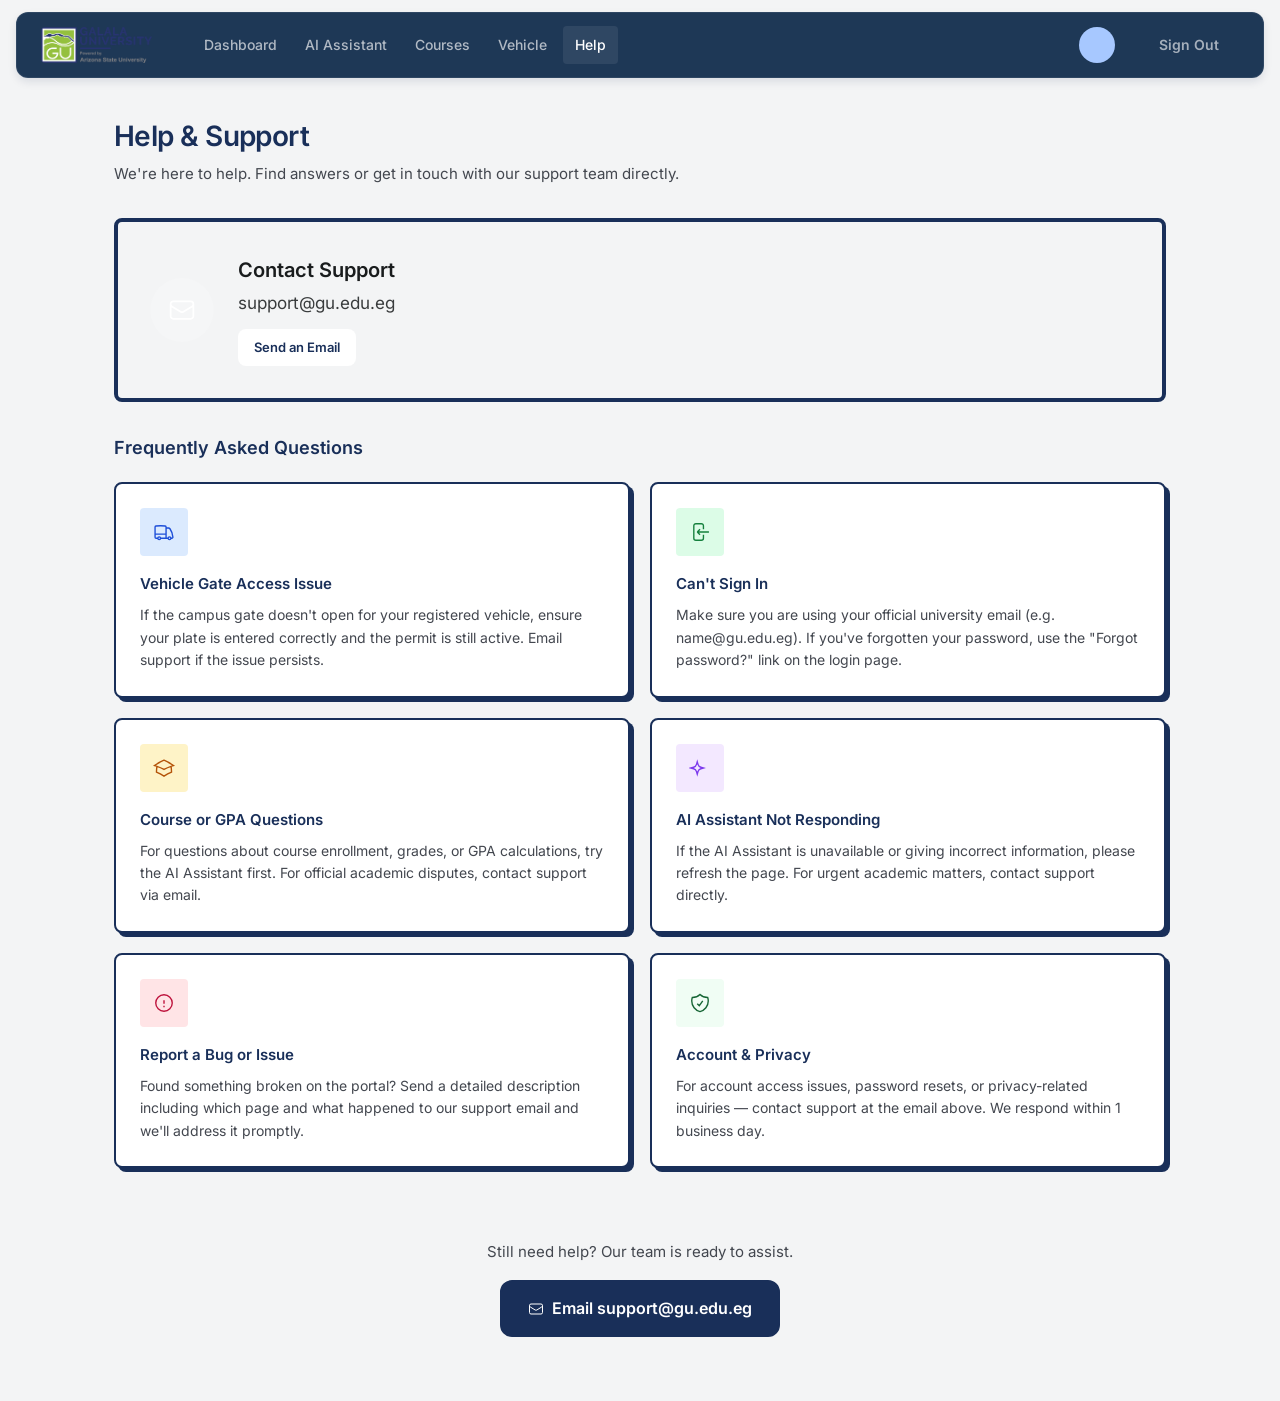
<file: pages/help.html>
<!DOCTYPE html>
<html lang="en">
<head>
  <meta charset="UTF-8" />
  <meta name="viewport" content="width=device-width, initial-scale=1.0" />
  <!-- RT-16: Referrer policy -->
  <meta name="referrer" content="strict-origin-when-cross-origin">
  <title>Help & Support | Galala Uni</title>
  <meta name="description" content="Galala Uni Help & Support — contact our team, find answers to common questions, and get campus assistance." />
  <link href="../css/fonts/fonts.css" rel="stylesheet" />
  <link rel="stylesheet" href="../css/globals.css" />
  <link rel="stylesheet" href="../css/dashboard.css" />
  <!-- Framekiller script to prevent clickjacking -->
  <style id="antiClickjack">body{display:none !important;}</style>
  <script type="text/javascript">
    if (self === top) {
        var antiClickjack = document.getElementById("antiClickjack");
        if (antiClickjack) antiClickjack.parentNode.removeChild(antiClickjack);
    } else {
        top.location = self.location;
    }
  </script>
</head>
<body>

  <!-- NAV (dark) -->
  <header class="nav-glass nav-dark" id="main-nav">
    <div class="nav-inner">
      <a href="dashboard.html" class="brand">
        <img src="../gu_logo.png" alt="Galala Uni Logo" class="brand-logo" style="height:36px; width:auto; border-radius:4px;" />
      </a>
      <nav class="nav-links">
        <a href="dashboard.html">Dashboard</a>
        <a href="chatbot.html">AI Assistant</a>
        <a href="recommendations.html">Courses</a>
        <a href="vehicle.html">Vehicle</a>
        <a href="help.html" class="active">Help</a>
      </nav>
      <div class="nav-student-info">
        <div class="nav-student-avatar"></div>
        <span class="nav-student-name"></span>
        <a href="#" class="btn btn-ghost logout-btn" style="color:rgba(255,255,255,.6);font-size:.875rem;">Sign Out</a>
      </div>
      <button class="nav-mobile-toggle" aria-label="Toggle menu" id="mobile-menu-btn">
        <span></span><span></span><span></span>
      </button>
    </div>
    <div class="nav-mobile" id="mobile-menu">
      <a href="dashboard.html">Dashboard</a>
      <a href="chatbot.html">AI Assistant</a>
      <a href="recommendations.html">Courses</a>
      <a href="vehicle.html">Vehicle</a>
      <a href="help.html">Help</a>
      <a href="#" class="logout-btn">Sign Out</a>
    </div>
  </header>

  <!-- PAGE BODY -->
  <div class="portal-page">
    <div class="portal-content">

      <div class="page-header">
        <h1>Help &amp; Support</h1>
        <p>We're here to help. Find answers or get in touch with our support team directly.</p>
      </div>

      <!-- Contact Card -->
      <div class="help-contact-card">
        <div class="help-contact-icon">
          <svg viewBox="0 0 24 24" fill="none" stroke="currentColor" stroke-width="1.5"><path d="M21.75 6.75v10.5a2.25 2.25 0 01-2.25 2.25h-15a2.25 2.25 0 01-2.25-2.25V6.75m19.5 0A2.25 2.25 0 0019.5 4.5h-15a2.25 2.25 0 00-2.25 2.25m19.5 0v.243a2.25 2.25 0 01-1.07 1.916l-7.5 4.615a2.25 2.25 0 01-2.36 0L3.32 8.91a2.25 2.25 0 01-1.07-1.916V6.75"/></svg>
        </div>
        <div class="help-contact-info">
          <div class="help-contact-title">Contact Support</div>
          <div class="help-contact-email">support@gu.edu.eg</div>
          <a href="mailto:support@gu.edu.eg" class="btn btn-white btn-sm" style="background:#fff;color:var(--col-primary);border:none;">
            Send an Email
          </a>
        </div>
      </div>

      <!-- FAQ Grid -->
      <div style="font-family:var(--font-head);font-weight:700;font-size:1.125rem;color:var(--col-primary);margin-bottom:var(--space-5);">Frequently Asked Questions</div>
      <div class="help-grid">

        <div class="help-card">
          <div class="help-card-icon" style="background:#dbeafe;color:#1d4ed8;">
            <svg viewBox="0 0 24 24" fill="none" stroke="currentColor" stroke-width="1.5"><path d="M8.25 18.75a1.5 1.5 0 01-3 0m3 0a1.5 1.5 0 00-3 0m3 0h6m-9 0H3.375a1.125 1.125 0 01-1.125-1.125V14.25m17.25 4.5a1.5 1.5 0 01-3 0m3 0a1.5 1.5 0 00-3 0m3 0h1.125c.621 0 1.129-.504 1.09-1.124a17.902 17.902 0 00-3.213-9.193 2.056 2.056 0 00-1.58-.86H14.25M16.5 18.75h-2.25m0-11.177v-.958c0-.568-.422-1.048-.987-1.106a48.554 48.554 0 00-10.026 0 1.106 1.106 0 00-.987 1.106v7.635m12-6.677v6.677m0 4.5v-4.5m0 0h-12"/></svg>
          </div>
          <div class="section-card-title" style="margin-bottom:var(--space-2);">Vehicle Gate Access Issue</div>
          <p style="font-size:.875rem;color:var(--col-on-muted);line-height:1.6;">If the campus gate doesn't open for your registered vehicle, ensure your plate is entered correctly and the permit is still active. Email support if the issue persists.</p>
        </div>

        <div class="help-card">
          <div class="help-card-icon" style="background:#dcfce7;color:#15803d;">
            <svg viewBox="0 0 24 24" fill="none" stroke="currentColor" stroke-width="1.5"><path d="M15.75 9V5.25A2.25 2.25 0 0013.5 3h-6a2.25 2.25 0 00-2.25 2.25v13.5A2.25 2.25 0 007.5 21h6a2.25 2.25 0 002.25-2.25V15M12 9l-3 3m0 0l3 3m-3-3h12.75"/></svg>
          </div>
          <div class="section-card-title" style="margin-bottom:var(--space-2);">Can't Sign In</div>
          <p style="font-size:.875rem;color:var(--col-on-muted);line-height:1.6;">Make sure you are using your official university email (e.g. name@gu.edu.eg). If you've forgotten your password, use the "Forgot password?" link on the login page.</p>
        </div>

        <div class="help-card">
          <div class="help-card-icon" style="background:#fef3c7;color:#b45309;">
            <svg viewBox="0 0 24 24" fill="none" stroke="currentColor" stroke-width="1.5"><path d="M4.26 10.147a60.436 60.436 0 00-.491 6.347A48.627 48.627 0 0112 20.904a48.627 48.627 0 018.232-4.41 60.46 60.46 0 00-.491-6.347m-15.482 0a50.57 50.57 0 00-2.658-.813A59.905 59.905 0 0112 3.493a59.902 59.902 0 0110.399 5.84c-.896.248-1.783.52-2.658.814m-15.482 0A50.697 50.697 0 0112 13.489a50.702 50.702 0 017.74-3.342"/></svg>
          </div>
          <div class="section-card-title" style="margin-bottom:var(--space-2);">Course or GPA Questions</div>
          <p style="font-size:.875rem;color:var(--col-on-muted);line-height:1.6;">For questions about course enrollment, grades, or GPA calculations, try the AI Assistant first. For official academic disputes, contact support via email.</p>
        </div>

        <div class="help-card">
          <div class="help-card-icon" style="background:#f3e8ff;color:#7c3aed;">
            <svg viewBox="0 0 24 24" fill="none" stroke="currentColor" stroke-width="1.5"><path d="M9.813 15.904L9 18.75l-.813-2.846a4.5 4.5 0 00-3.09-3.09L2.25 12l2.846-.813a4.5 4.5 0 003.09-3.09L9 5.25l.813 2.846a4.5 4.5 0 003.09 3.09L15.75 12l-2.846.813a4.5 4.5 0 00-3.09 3.09z"/></svg>
          </div>
          <div class="section-card-title" style="margin-bottom:var(--space-2);">AI Assistant Not Responding</div>
          <p style="font-size:.875rem;color:var(--col-on-muted);line-height:1.6;">If the AI Assistant is unavailable or giving incorrect information, please refresh the page. For urgent academic matters, contact support directly.</p>
        </div>

        <div class="help-card">
          <div class="help-card-icon" style="background:#ffe4e6;color:#be123c;">
            <svg viewBox="0 0 24 24" fill="none" stroke="currentColor" stroke-width="1.5"><path d="M12 9v3.75m9-.75a9 9 0 11-18 0 9 9 0 0118 0zm-9 3.75h.008v.008H12v-.008z"/></svg>
          </div>
          <div class="section-card-title" style="margin-bottom:var(--space-2);">Report a Bug or Issue</div>
          <p style="font-size:.875rem;color:var(--col-on-muted);line-height:1.6;">Found something broken on the portal? Send a detailed description including which page and what happened to our support email and we'll address it promptly.</p>
        </div>

        <div class="help-card">
          <div class="help-card-icon" style="background:#f0fdf4;color:#166534;">
            <svg viewBox="0 0 24 24" fill="none" stroke="currentColor" stroke-width="1.5"><path d="M9 12.75L11.25 15 15 9.75m-3-7.036A11.959 11.959 0 013.598 6 11.99 11.99 0 003 9.749c0 5.592 3.824 10.29 9 11.623 5.176-1.332 9-6.03 9-11.622 0-1.31-.21-2.571-.598-3.751h-.152c-3.196 0-6.1-1.248-8.25-3.285z"/></svg>
          </div>
          <div class="section-card-title" style="margin-bottom:var(--space-2);">Account &amp; Privacy</div>
          <p style="font-size:.875rem;color:var(--col-on-muted);line-height:1.6;">For account access issues, password resets, or privacy-related inquiries — contact support at the email above. We respond within 1 business day.</p>
        </div>

      </div>

      <!-- CTA -->
      <div style="text-align:center;padding:var(--space-10) 0 var(--space-6);">
        <p style="color:var(--col-on-muted);margin-bottom:var(--space-4);font-size:.9375rem;">Still need help? Our team is ready to assist.</p>
        <a href="mailto:support@gu.edu.eg" class="btn btn-primary btn-lg">
          <svg viewBox="0 0 24 24" fill="none" stroke="currentColor" stroke-width="1.5"><path d="M21.75 6.75v10.5a2.25 2.25 0 01-2.25 2.25h-15a2.25 2.25 0 01-2.25-2.25V6.75m19.5 0A2.25 2.25 0 0019.5 4.5h-15a2.25 2.25 0 00-2.25 2.25m19.5 0v.243a2.25 2.25 0 01-1.07 1.916l-7.5 4.615a2.25 2.25 0 01-2.36 0L3.32 8.91a2.25 2.25 0 01-1.07-1.916V6.75"/></svg>
          Email support@gu.edu.eg
        </a>
      </div>

    </div>
  </div>

  <script type="module" src="../js/nav.js"></script>
</body>
</html>
</file>
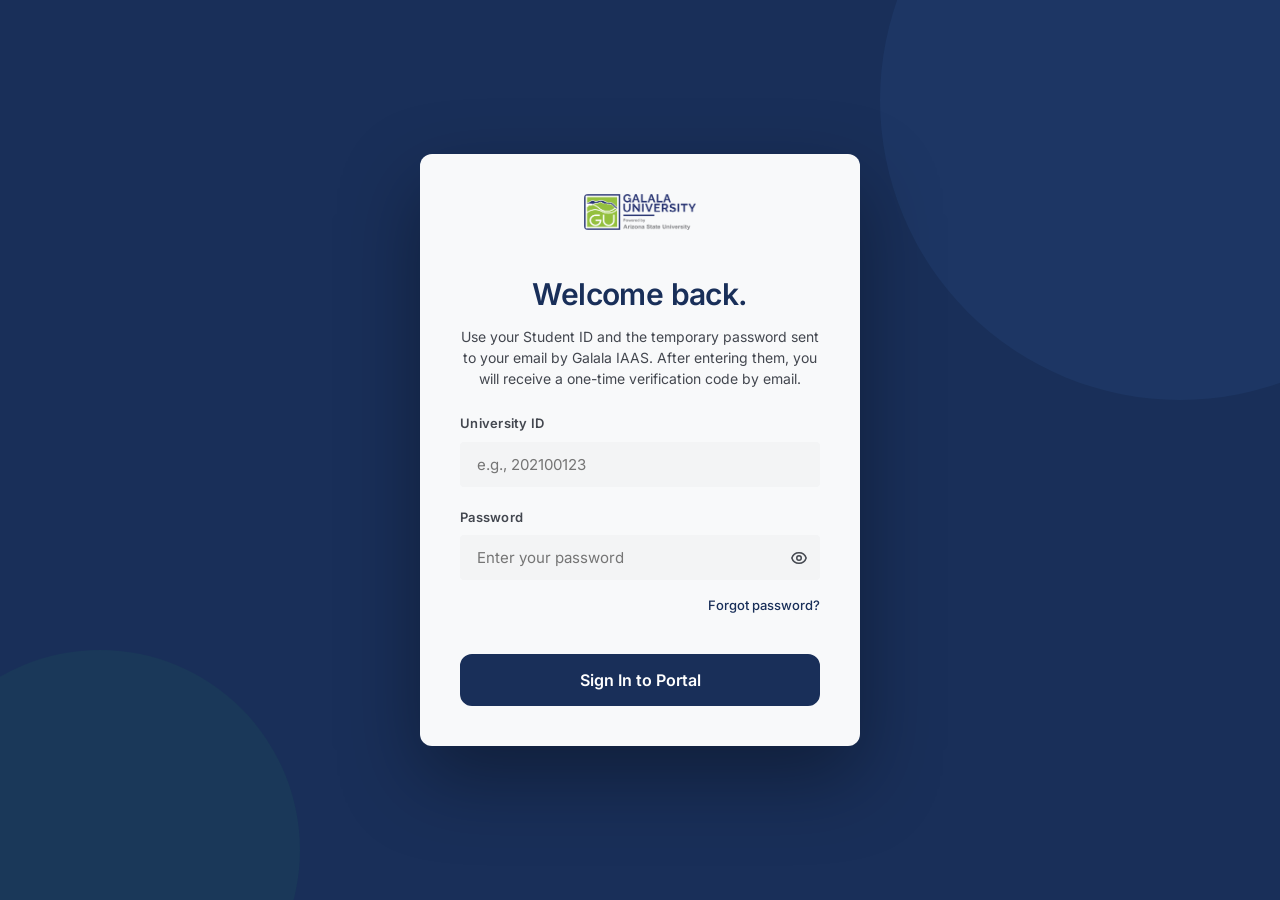
<file: pages/login.html>
<!DOCTYPE html>
<html lang="en">
<head>
  <meta charset="UTF-8" />
  <meta name="viewport" content="width=device-width, initial-scale=1.0" />
  <!-- RT-16: Referrer policy -->
  <meta name="referrer" content="strict-origin-when-cross-origin">
  <title>Student Login | Galala Uni</title>
  <meta name="description" content="Sign in to your Galala Uni student portal to access your dashboard, academic records, and campus tools." />
  <link href="../css/fonts/fonts.css" rel="stylesheet" />
  <link rel="stylesheet" href="../css/globals.css" />
  <link rel="stylesheet" href="../css/dashboard.css" />
  <style>
    /* Hide native browser password reveal icons (Edge/Chrome) */
    input[type="password"]::-ms-reveal,
    input[type="password"]::-ms-clear { display: none; }
    input[type="password"]::-webkit-reveal { display: none; }
  </style>
  <!-- Framekiller script to prevent clickjacking -->
  <style id="antiClickjack">body{display:none !important;}</style>
  <script type="text/javascript">
    if (self === top) {
        var antiClickjack = document.getElementById("antiClickjack");
        if (antiClickjack) antiClickjack.parentNode.removeChild(antiClickjack);
    } else {
        top.location = self.location;
    }
  </script>
</head>
<body>

  <div class="login-page-centered">

    <div class="login-float-card">

      <!-- Brand -->
      <div style="text-align:center;margin-bottom:var(--space-8);">
        <a href="../index.html" class="brand" style="display:inline-flex;justify-content:center;">
          <img src="../gu_logo.png" alt="Galala Uni Logo" class="brand-logo" style="height:36px; width:auto; border-radius:4px;" />
        </a>
      </div>

      <h1 class="login-form-title" style="text-align:center;">Welcome back.</h1>
      <p class="login-form-subtitle" style="text-align:center;margin-bottom:1.5rem;font-size:.875rem;line-height:1.5;">Use your Student ID and the temporary password sent to your email by Galala IAAS. After entering them, you will receive a one-time verification code by email.</p>

      <form class="login-form" id="login-form">
        <div class="form-group">
          <label class="form-label" for="student-id">University ID</label>
          <input
            class="form-input"
            type="text"
            id="student-id"
            name="student_id"
            placeholder="e.g., 202100123"
            autocomplete="username"
            required
          />
        </div>

        <div class="form-group">
          <label class="form-label" for="password">Password</label>
          <div style="position:relative;">
            <input
              class="form-input"
              type="password"
              id="password"
              name="password"
              placeholder="Enter your password"
              autocomplete="current-password"
              style="padding-right:3rem;"
              required
            />
            <button
              type="button"
              style="position:absolute;right:.75rem;top:50%;transform:translateY(-50%);background:none;border:none;cursor:pointer;color:var(--col-on-muted);"
              aria-label="Toggle password visibility"
              id="pwd-toggle"
            >
              <svg id="eye-icon" viewBox="0 0 24 24" fill="none" stroke="currentColor" stroke-width="2" width="18" height="18"><path d="M2.458 12C3.732 7.943 7.523 5 12 5c4.478 0 8.268 2.943 9.542 7-1.274 4.057-5.064 7-9.542 7-4.477 0-8.268-2.943-9.542-7z"/><path d="M15 12a3 3 0 11-6 0 3 3 0 016 0z"/></svg>
            </button>
          </div>
        </div>

        <div style="text-align:right;margin-top:calc(var(--space-2)*-1);margin-bottom:var(--space-4);">
          <a href="forgot-password.html" style="font-size:.8125rem;color:var(--col-primary);text-decoration:none;font-weight:500;">Forgot password?</a>
        </div>

        <div id="login-error" style="display:none;padding:var(--space-3) var(--space-4);background:#fee2e2;border-radius:var(--radius-md);color:#991b1b;font-size:.875rem;"></div>

        <button type="submit" class="btn btn-primary btn-full btn-lg" id="login-btn">
          Sign In to Portal
        </button>
      </form>

      <!-- OTP Form (Hidden initially) -->
      <form class="login-form" id="otp-form" style="display: none;">
        <div class="form-group">
          <label class="form-label" for="otp-code">Verification Code</label>
          <input
            class="form-input"
            type="text"
            id="otp-code"
            name="otp_code"
            placeholder="Enter 6-digit code"
            autocomplete="one-time-code"
            required
          />
        </div>

        <div id="otp-error" style="display:none;padding:var(--space-3) var(--space-4);background:#fee2e2;border-radius:var(--radius-md);color:#991b1b;font-size:.875rem;margin-bottom:var(--space-4);"></div>

        <button type="submit" class="btn btn-primary btn-full btn-lg" id="verify-btn">
          Verify Code
        </button>
        <div style="text-align:center;margin-top:var(--space-4);">
          <button type="button" id="back-to-login" style="background:none;border:none;color:var(--col-primary);cursor:pointer;font-weight:600;font-size:.875rem;">&larr; Back to Login</button>
        </div>
      </form>


    </div>

  </div>

  <script type="module" src="../js/login.js"></script>
</body>
</html>
</file>
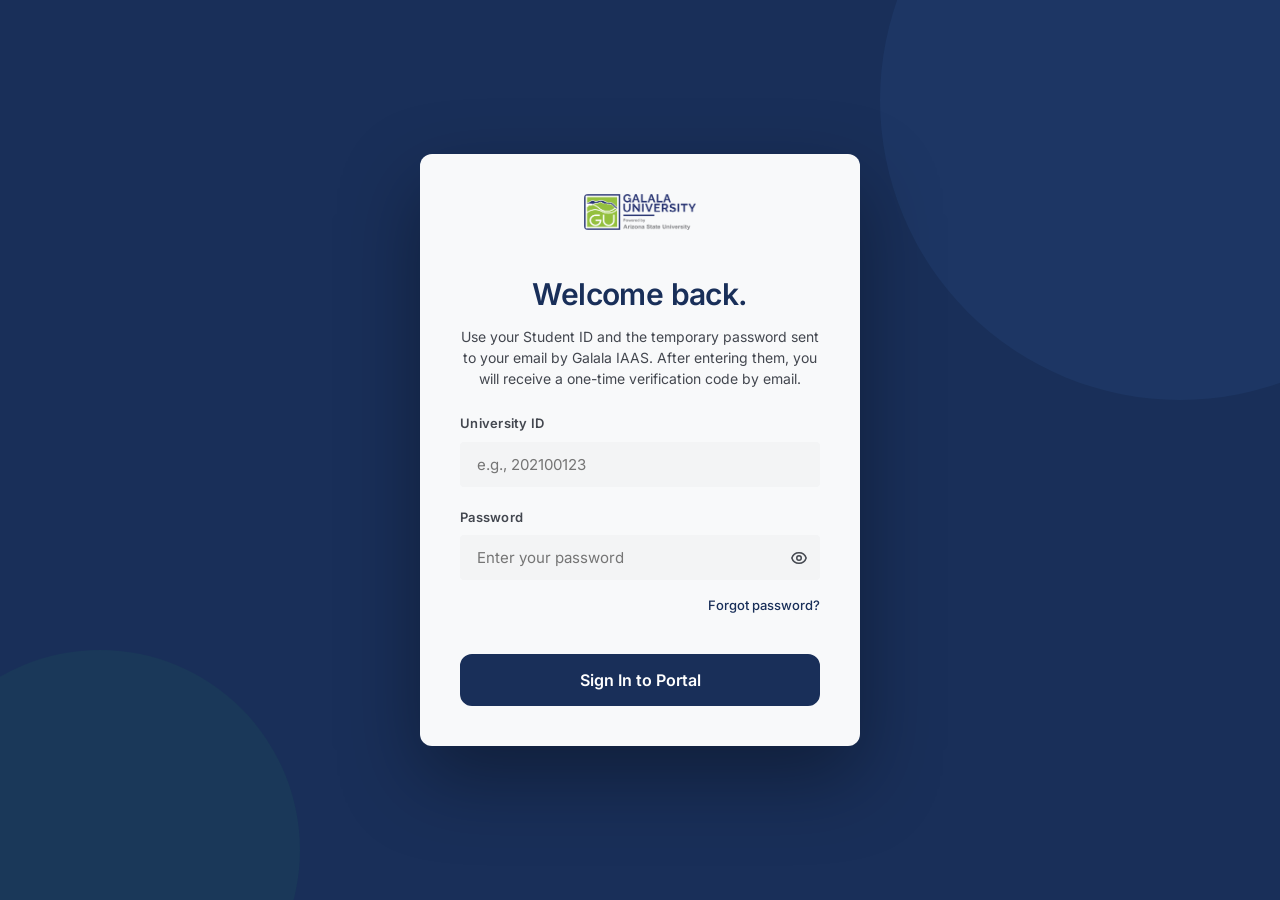
<file: pages/recommendations.html>
<!DOCTYPE html>
<html lang="en">
<head>
  <meta charset="UTF-8" />
  <meta name="viewport" content="width=device-width, initial-scale=1.0" />
  <meta name="referrer" content="strict-origin-when-cross-origin">
  <title>Course Recommendations | Galala Uni</title>
  <meta name="description" content="Get personalised course recommendations powered by the Galala University hybrid recommendation engine." />
  <link href="../css/fonts/fonts.css" rel="stylesheet" />
  <link rel="stylesheet" href="../css/globals.css" />
  <link rel="stylesheet" href="../css/dashboard.css" />
  <style>
    /* ── Tab bar ─────────────────────────────────────────────────── */
    .rec-tabs {
      display: flex;
      gap: 4px;
      background: var(--col-surface-low, #f1f5f9);
      border-radius: 14px;
      padding: 4px;
      margin-bottom: var(--space-7);
      width: fit-content;
    }
    .rec-tab {
      display: flex;
      align-items: center;
      gap: 8px;
      padding: 9px 20px;
      border-radius: 10px;
      border: none;
      background: transparent;
      font-family: var(--font-body);
      font-size: .875rem;
      font-weight: 600;
      color: var(--col-on-muted);
      cursor: pointer;
      transition: background .15s, color .15s, box-shadow .15s;
      white-space: nowrap;
    }
    .rec-tab svg { width: 16px; height: 16px; flex-shrink: 0; }
    .rec-tab.active {
      background: #fff;
      color: var(--col-primary);
      box-shadow: 0 2px 8px rgba(0,0,0,.08);
    }
    .rec-panel { display: none; }
    .rec-panel.active { display: block; }

    /* ── Server offline banner ───────────────────────────────────── */
    .rec-offline {
      display: none;
      align-items: center;
      gap: 14px;
      padding: 16px 20px;
      background: linear-gradient(135deg,#fef2f2,#fff5f5);
      border: 1.5px solid #fca5a5;
      border-radius: 12px;
      color: #991b1b;
      font-size: .875rem;
      margin-bottom: var(--space-6);
    }
    .rec-offline svg { flex-shrink: 0; }
    .rec-offline code {
      font-family: monospace;
      background: rgba(0,0,0,.06);
      padding: 2px 7px;
      border-radius: 5px;
      font-size: .8125rem;
    }

    /* ── Tag pill inputs ─────────────────────────────────────────── */
    .tag-wrap {
      display: flex;
      flex-wrap: wrap;
      gap: 8px;
      padding: 8px 10px;
      min-height: 46px;
      border: 1.5px solid var(--col-outline, #e2e8f0);
      border-radius: var(--radius-md, 10px);
      background: var(--col-surface, #fff);
      cursor: text;
      transition: border-color .15s;
    }
    .tag-wrap:focus-within { border-color: var(--col-primary); }
    .tag-pill {
      display: inline-flex;
      align-items: center;
      gap: 5px;
      padding: 3px 10px 3px 10px;
      border-radius: 99px;
      font-size: .8rem;
      font-weight: 600;
      background: var(--col-primary);
      color: #fff;
      white-space: nowrap;
    }
    .tag-pill-remove {
      background: none;
      border: none;
      color: rgba(255,255,255,.8);
      cursor: pointer;
      font-size: .9rem;
      line-height: 1;
      padding: 0 2px;
    }
    .tag-pill-remove:hover { color: #fff; }
    .tag-input-field {
      border: none;
      outline: none;
      background: transparent;
      font-size: .875rem;
      font-family: var(--font-body);
      color: var(--col-on-surface);
      min-width: 100px;
      flex: 1;
    }

    /* Course tag (code+grade) — amber/gold */
    .course-pill { background: #7c3aed; }
    .interest-pill { background: #0284c7; }
    .skill-pill { background: #059669; }

    /* ── Inline code+grade input ─────────────────────────────────── */
    .course-add-row {
      display: flex;
      gap: 8px;
      align-items: center;
    }
    .course-add-row input {
      flex: 1;
    }
    .course-add-row select {
      width: 90px;
    }

    /* ── Recommendation cards ────────────────────────────────────── */
    .rec-card {
      border: 1.5px solid var(--col-outline, #e2e8f0);
      border-radius: 16px;
      background: #fff;
      overflow: hidden;
      transition: box-shadow .2s, transform .2s;
    }
    .rec-card:hover { box-shadow: 0 8px 30px rgba(0,0,0,.08); transform: translateY(-2px); }
    .rec-card-header {
      display: flex;
      align-items: flex-start;
      justify-content: space-between;
      gap: 12px;
      padding: 18px 20px 14px;
      border-bottom: 1px solid var(--col-outline, #e2e8f0);
    }
    .rec-card-code {
      font-size: .75rem;
      font-weight: 800;
      letter-spacing: .06em;
      color: var(--col-primary);
      text-transform: uppercase;
      font-family: monospace;
      margin-bottom: 4px;
    }
    .rec-card-name {
      font-size: 1rem;
      font-weight: 700;
      color: var(--col-on-surface);
    }
    .rec-score-badge {
      flex-shrink: 0;
      display: flex;
      flex-direction: column;
      align-items: center;
      background: linear-gradient(135deg, var(--col-primary), #7c3aed);
      color: #fff;
      border-radius: 12px;
      padding: 8px 14px;
      min-width: 68px;
    }
    .rec-score-num {
      font-size: 1.25rem;
      font-weight: 800;
      line-height: 1;
    }
    .rec-score-label { font-size: .65rem; opacity: .8; margin-top: 2px; letter-spacing: .04em; }
    .rec-card-body { padding: 14px 20px 18px; }
    .rec-reasons {
      display: flex;
      flex-direction: column;
      gap: 5px;
      margin-bottom: 14px;
    }
    .rec-reason {
      display: flex;
      align-items: flex-start;
      gap: 8px;
      font-size: .8125rem;
      color: var(--col-on-muted);
    }
    .rec-reason::before {
      content: "✓";
      color: #16a34a;
      font-weight: 800;
      flex-shrink: 0;
      margin-top: 1px;
    }
    .rec-expand-btn {
      background: none;
      border: 1px solid var(--col-outline, #e2e8f0);
      border-radius: 8px;
      padding: 5px 12px;
      font-size: .8rem;
      font-weight: 600;
      color: var(--col-on-muted);
      cursor: pointer;
      display: inline-flex;
      align-items: center;
      gap: 6px;
      transition: background .12s, color .12s;
      margin-right: 8px;
    }
    .rec-expand-btn:hover { background: var(--col-surface-low, #f1f5f9); color: var(--col-primary); }
    .rec-expand-btn svg { width: 12px; height: 12px; transition: transform .2s; }
    .rec-expand-btn.open svg { transform: rotate(180deg); }
    .rec-breakdown, .rec-evidence, .rec-ml {
      margin-top: 12px;
      padding: 12px 14px;
      background: var(--col-surface-low, #f8fafc);
      border-radius: 10px;
      font-size: .8125rem;
      line-height: 1.6;
    }
    .rec-breakdown-row {
      display: flex;
      justify-content: space-between;
      align-items: center;
      padding: 3px 0;
      border-bottom: 1px dashed var(--col-outline, #e2e8f0);
    }
    .rec-breakdown-row:last-child { border-bottom: none; }
    .rec-breakdown-key { color: var(--col-on-muted); }
    .rec-breakdown-val { font-weight: 700; color: var(--col-primary); }
    .rec-bar-track {
      flex: 1;
      margin: 0 10px;
      height: 4px;
      background: var(--col-outline, #e2e8f0);
      border-radius: 99px;
      overflow: hidden;
    }
    .rec-bar-fill { height: 100%; border-radius: 99px; background: linear-gradient(90deg, var(--col-primary), #7c3aed); transition: width .4s; }

    /* ── Ask Q&A ────────────────────────────────────────────────── */
    .qa-answer-box {
      padding: 16px 18px;
      background: linear-gradient(135deg, #f8faff, #f3f4f6);
      border: 1.5px solid var(--col-outline, #e2e8f0);
      border-radius: 12px;
      font-size: .9rem;
      line-height: 1.7;
      color: var(--col-on-surface);
      white-space: pre-wrap;
    }
    .qa-source-chip {
      display: inline-flex;
      align-items: center;
      gap: 5px;
      padding: 3px 10px;
      border-radius: 99px;
      background: #f1f5f9;
      font-size: .75rem;
      font-weight: 600;
      color: var(--col-on-muted);
      margin: 4px 4px 0 0;
    }

    /* ── Loading spinner ─────────────────────────────────────────── */
    .rec-spinner {
      display: flex;
      align-items: center;
      justify-content: center;
      gap: 12px;
      padding: var(--space-10) 0;
      color: var(--col-on-muted);
      font-size: .875rem;
    }
    .spinner-ring {
      width: 24px; height: 24px;
      border: 3px solid var(--col-outline);
      border-top-color: var(--col-primary);
      border-radius: 50%;
      animation: spin .7s linear infinite;
    }
    @keyframes spin { to { transform: rotate(360deg); } }

    /* ── Empty / no results ──────────────────────────────────────── */
    .rec-empty {
      text-align: center;
      padding: var(--space-10) var(--space-6);
      color: var(--col-on-muted);
    }
    .rec-empty svg { opacity: .3; margin-bottom: var(--space-4); }
    .rec-empty h3 { font-size: 1.1rem; color: var(--col-on-surface); margin-bottom: var(--space-2); }

    /* ── Profile save bar ────────────────────────────────────────── */
    .profile-actions {
      display: flex;
      gap: 12px;
      align-items: center;
      margin-top: var(--space-6);
      padding-top: var(--space-5);
      border-top: 1px solid var(--col-outline, #e2e8f0);
      flex-wrap: wrap;
    }
    .btn-save-profile {
      display: inline-flex;
      align-items: center;
      gap: 8px;
      padding: 10px 22px;
      border-radius: var(--radius-md);
      background: var(--col-primary);
      color: #fff;
      font-size: .875rem;
      font-weight: 700;
      border: none;
      cursor: pointer;
      transition: opacity .15s;
    }
    .btn-save-profile:hover { opacity: .9; }
    .btn-clear-profile {
      display: inline-flex;
      align-items: center;
      gap: 8px;
      padding: 10px 20px;
      border-radius: var(--radius-md);
      background: transparent;
      color: #991b1b;
      font-size: .875rem;
      font-weight: 600;
      border: 1.5px solid #fca5a5;
      cursor: pointer;
      transition: background .15s;
    }
    .btn-clear-profile:hover { background: #fef2f2; }
    .profile-saved-msg {
      font-size: .8125rem;
      color: #16a34a;
      display: none;
      align-items: center;
      gap: 5px;
    }

    /* ── Section sub-headings ────────────────────────────────────── */
    .rec-section-label {
      font-size: .75rem;
      font-weight: 800;
      letter-spacing: .07em;
      text-transform: uppercase;
      color: var(--col-primary);
      margin-bottom: 8px;
    }

    /* ── Rank badge ──────────────────────────────────────────────── */
    .rec-rank {
      width: 28px; height: 28px;
      border-radius: 50%;
      display: inline-flex;
      align-items: center;
      justify-content: center;
      font-size: .75rem;
      font-weight: 800;
      background: var(--col-surface-low, #f1f5f9);
      color: var(--col-on-muted);
      flex-shrink: 0;
      margin-right: 6px;
    }
    .rec-rank-1 { background: #fef9c3; color: #854d0e; }
    .rec-rank-2 { background: #f1f5f9; color: #475569; }
    .rec-rank-3 { background: #fef3c7; color: #92400e; }

    @media (max-width: 600px) {
      .rec-tabs { flex-wrap: wrap; width: 100%; }
      .rec-tab { flex: 1; justify-content: center; padding: 9px 12px; }
      .course-add-row { flex-wrap: wrap; }
    }
  </style>
  <!-- Framekiller -->
  <style id="antiClickjack">body{display:none !important;}</style>
  <script type="text/javascript">
    if (self === top) {
        var antiClickjack = document.getElementById("antiClickjack");
        if (antiClickjack) antiClickjack.parentNode.removeChild(antiClickjack);
    } else { top.location = self.location; }
  </script>
</head>
<body>

  <!-- NAV (dark) -->
  <header class="nav-glass nav-dark" id="main-nav">
    <div class="nav-inner">
      <a href="dashboard.html" class="brand">
        <img src="../gu_logo.png" alt="Galala Uni Logo" class="brand-logo" style="height:36px;width:auto;border-radius:4px;" />
      </a>
      <nav class="nav-links">
        <a href="dashboard.html">Dashboard</a>
        <a href="chatbot.html">AI Assistant</a>
        <a href="recommendations.html" class="active">Courses</a>
        <a href="vehicle.html">Vehicle</a>
        <a href="help.html">Help</a>
      </nav>
      <div class="nav-student-info">
        <div class="nav-student-avatar"></div>
        <span class="nav-student-name"></span>
        <a href="#" class="btn btn-ghost logout-btn" style="color:rgba(255,255,255,.6);font-size:.875rem;">Sign Out</a>
      </div>
      <button class="nav-mobile-toggle" aria-label="Toggle menu" id="mobile-menu-btn">
        <span></span><span></span><span></span>
      </button>
    </div>
    <div class="nav-mobile" id="mobile-menu">
      <a href="dashboard.html">Dashboard</a>
      <a href="chatbot.html">AI Assistant</a>
      <a href="recommendations.html">Courses</a>
      <a href="vehicle.html">Vehicle</a>
      <a href="help.html">Help</a>
      <a href="#" class="logout-btn">Sign Out</a>
    </div>
  </header>

  <!-- PAGE BODY -->
  <div class="portal-page">
    <div class="portal-content">

      <!-- Page header -->
      <div class="dash-header" style="margin-bottom:var(--space-6);">
        <div class="dash-header-top">
          <div>
            <h1 class="dash-title">Course Recommendations</h1>
            <p class="dash-subtitle">Personalised course suggestions powered by the Galala University hybrid recommendation engine — 188 courses, prerequisite validation, and hybrid ML scoring.</p>
          </div>
        </div>
      </div>

      <!-- Server offline banner -->
      <div class="rec-offline" id="rec-offline-banner">
        <svg width="22" height="22" viewBox="0 0 24 24" fill="none" stroke="currentColor" stroke-width="2"><circle cx="12" cy="12" r="10"/><line x1="12" y1="8" x2="12" y2="12"/><line x1="12" y1="16" x2="12.01" y2="16"/></svg>
        <div>
          <strong>Recommendation engine is offline.</strong><br>
          Ensure the recommendation API is running, then <a href="recommendations.html" style="color:#991b1b;font-weight:700;">reload this page</a>.
        </div>
      </div>

      <!-- Tab bar -->
      <div class="rec-tabs" role="tablist">
        <button class="rec-tab active" data-tab="profile" role="tab" aria-selected="true" id="tab-profile">
          <svg viewBox="0 0 24 24" fill="none" stroke="currentColor" stroke-width="2"><path d="M15.75 6a3.75 3.75 0 11-7.5 0 3.75 3.75 0 017.5 0zM4.501 20.118a7.5 7.5 0 0114.998 0A17.933 17.933 0 0112 21.75c-2.676 0-5.216-.584-7.499-1.632z"/></svg>
          My Profile
        </button>
        <button class="rec-tab" data-tab="results" role="tab" aria-selected="false" id="tab-results">
          <svg viewBox="0 0 24 24" fill="none" stroke="currentColor" stroke-width="2"><path d="M9.813 15.904L9 18.75l-.813-2.846a4.5 4.5 0 00-3.09-3.09L2.25 12l2.846-.813a4.5 4.5 0 003.09-3.09L9 5.25l.813 2.846a4.5 4.5 0 003.09 3.09L15.75 12l-2.846.813a4.5 4.5 0 00-3.09 3.09z"/></svg>
          Recommendations
        </button>
        <button class="rec-tab" data-tab="ask" role="tab" aria-selected="false" id="tab-ask">
          <svg viewBox="0 0 24 24" fill="none" stroke="currentColor" stroke-width="2"><path d="M9.879 7.519c1.171-1.025 3.071-1.025 4.242 0 1.172 1.025 1.172 2.687 0 3.712-.203.179-.43.326-.67.442-.745.361-1.45.999-1.45 1.827v.75M21 12a9 9 0 11-18 0 9 9 0 0118 0zm-9 5.25h.008v.008H12v-.008z"/></svg>
          Ask a Question
        </button>
      </div>

      <!-- ══ TAB 1: PROFILE ══════════════════════════════════════════ -->
      <div class="rec-panel active" id="panel-profile">
        <div class="section-card">
          <div class="section-card-header">
            <div class="section-card-title">
              <svg viewBox="0 0 24 24" fill="none" stroke="currentColor" stroke-width="1.5"><path d="M17.982 18.725A7.488 7.488 0 0012 15.75a7.488 7.488 0 00-5.982 2.975m11.963 0a9 9 0 10-11.963 0m11.963 0A8.966 8.966 0 0112 21a8.966 8.966 0 01-5.982-2.275M15 9.75a3 3 0 11-6 0 3 3 0 016 0z"/></svg>
              Student Profile
            </div>
          </div>
          <p style="font-size:.875rem;color:var(--col-on-muted);margin-bottom:var(--space-6);line-height:1.6;">
            Fill in your academic profile. This is saved in your browser — you only need to do this once. The more detail you provide, the better your recommendations.
          </p>

          <form id="profile-form" style="display:flex;flex-direction:column;gap:var(--space-5);">

            <!-- Row 1: Program + Track -->
            <div style="display:grid;grid-template-columns:1fr 1fr;gap:var(--space-4);">
              <div class="form-group">
                <label class="form-label" for="p-program">Program / Faculty</label>
                <input class="form-input" type="text" id="p-program" placeholder="e.g. Artificial Intelligence Engineering" />
              </div>
              <div class="form-group">
                <label class="form-label" for="p-track">Specialisation Track</label>
                <input class="form-input" type="text" id="p-track" placeholder="e.g. AI Engineering" />
              </div>
            </div>

            <!-- Row 2: Semester + Credits + Difficulty -->
            <div style="display:grid;grid-template-columns:1fr 1fr 1fr;gap:var(--space-4);">
              <div class="form-group">
                <label class="form-label" for="p-semester">Current Semester</label>
                <select class="form-input" id="p-semester">
                  <option value="">Select</option>
                  <option value="1">Semester 1</option>
                  <option value="2">Semester 2</option>
                  <option value="3">Semester 3</option>
                  <option value="4">Semester 4</option>
                  <option value="5">Semester 5</option>
                  <option value="6">Semester 6</option>
                  <option value="7">Semester 7</option>
                  <option value="8">Semester 8</option>
                  <option value="9">Semester 9</option>
                  <option value="10">Semester 10</option>
                </select>
              </div>
              <div class="form-group">
                <label class="form-label" for="p-credits">Max Credit Hours</label>
                <select class="form-input" id="p-credits">
                  <option value="12">12 hours</option>
                  <option value="15">15 hours</option>
                  <option value="18" selected>18 hours</option>
                  <option value="21">21 hours</option>
                </select>
              </div>
              <div class="form-group">
                <label class="form-label" for="p-difficulty">Preferred Difficulty</label>
                <select class="form-input" id="p-difficulty">
                  <option value="easy">Easy — lighter load</option>
                  <option value="balanced" selected>Balanced</option>
                  <option value="challenging">Challenging — push harder</option>
                </select>
              </div>
            </div>

            <!-- Career goal -->
            <div class="form-group">
              <label class="form-label" for="p-career">Career Goal</label>
              <input class="form-input" type="text" id="p-career" placeholder="e.g. AI Engineer, Data Scientist, Software Engineer" />
            </div>

            <!-- Completed courses (code + grade tags) -->
            <div class="form-group">
              <div class="rec-section-label">Completed Courses</div>
              <div id="courses-tag-wrap" class="tag-wrap" style="flex-direction:column;gap:10px;min-height:60px;">
                <div id="courses-pills" style="display:flex;flex-wrap:wrap;gap:6px;"></div>
                <div class="course-add-row">
                  <input class="form-input" type="text" id="course-code-input" placeholder="Course code (e.g. AIE111)" style="font-family:monospace;" maxlength="10" />
                  <select class="form-input" id="course-grade-input">
                    <option value="">Grade</option>
                    <option value="A+">A+</option>
                    <option value="A">A</option>
                    <option value="A-">A-</option>
                    <option value="B+">B+</option>
                    <option value="B">B</option>
                    <option value="B-">B-</option>
                    <option value="C+">C+</option>
                    <option value="C">C</option>
                    <option value="C-">C-</option>
                    <option value="D">D</option>
                    <option value="F">F</option>
                  </select>
                  <button type="button" class="btn-save-profile" id="add-course-btn" style="padding:9px 16px;white-space:nowrap;">+ Add</button>
                </div>
              </div>
              <p style="font-size:.75rem;color:var(--col-on-muted);margin-top:4px;">Enter course code and press Add. Grade is optional.</p>
            </div>

            <!-- Interests (tags) -->
            <div class="form-group">
              <div class="rec-section-label">Interests</div>
              <div id="interests-tag-wrap" class="tag-wrap">
                <div id="interests-pills" style="display:contents;"></div>
                <input class="tag-input-field" type="text" id="interest-input" placeholder="Type interest + Enter (e.g. machine learning)" />
              </div>
              <p style="font-size:.75rem;color:var(--col-on-muted);margin-top:4px;">Press Enter or comma to add.</p>
            </div>

            <!-- Skills (tags) -->
            <div class="form-group">
              <div class="rec-section-label">Skills</div>
              <div id="skills-tag-wrap" class="tag-wrap">
                <div id="skills-pills" style="display:contents;"></div>
                <input class="tag-input-field" type="text" id="skill-input" placeholder="Type skill + Enter (e.g. python)" />
              </div>
              <p style="font-size:.75rem;color:var(--col-on-muted);margin-top:4px;">Press Enter or comma to add.</p>
            </div>

            <div class="profile-actions">
              <button type="submit" class="btn-save-profile" id="save-profile-btn">
                <svg viewBox="0 0 24 24" fill="none" stroke="currentColor" stroke-width="2" width="16" height="16"><path d="M17.593 3.322c1.1.128 1.907 1.077 1.907 2.185V21L12 17.25 4.5 21V5.507c0-1.108.806-2.057 1.907-2.185a48.507 48.507 0 0111.186 0z"/></svg>
                Save Profile
              </button>
              <button type="button" class="btn-clear-profile" id="clear-profile-btn">
                <svg viewBox="0 0 24 24" fill="none" stroke="currentColor" stroke-width="2" width="14" height="14"><path d="M6 18L18 6M6 6l12 12"/></svg>
                Clear Profile
              </button>
              <div class="profile-saved-msg" id="profile-saved-msg">
                <svg viewBox="0 0 24 24" fill="none" stroke="currentColor" stroke-width="2.5" width="14" height="14"><path d="M9 12.75L11.25 15 15 9.75M21 12a9 9 0 11-18 0 9 9 0 0118 0z"/></svg>
                Profile saved!
              </div>
            </div>
          </form>
        </div>
      </div>

      <!-- ══ TAB 2: RECOMMENDATIONS ══════════════════════════════════ -->
      <div class="rec-panel" id="panel-results">
        <div class="section-card" style="margin-bottom:var(--space-5);">
          <div style="display:flex;align-items:center;justify-content:space-between;gap:16px;flex-wrap:wrap;">
            <div>
              <div class="section-card-title" style="margin-bottom:4px;">
                <svg viewBox="0 0 24 24" fill="none" stroke="currentColor" stroke-width="1.5"><path d="M9.813 15.904L9 18.75l-.813-2.846a4.5 4.5 0 00-3.09-3.09L2.25 12l2.846-.813a4.5 4.5 0 003.09-3.09L9 5.25l.813 2.846a4.5 4.5 0 003.09 3.09L15.75 12l-2.846.813a4.5 4.5 0 00-3.09 3.09z"/></svg>
                Get Recommendations
              </div>
              <p style="font-size:.8125rem;color:var(--col-on-muted);">Based on your saved profile — using prerequisite validation + hybrid ML scoring.</p>
            </div>
            <div style="display:flex;align-items:center;gap:10px;flex-wrap:wrap;">
              <div class="form-group" style="margin:0;display:flex;align-items:center;gap:8px;">
                <label style="font-size:.8125rem;font-weight:600;color:var(--col-on-muted);white-space:nowrap;" for="rec-max">Results:</label>
                <select class="form-input" id="rec-max" style="width:70px;padding:6px 8px;">
                  <option value="3">3</option>
                  <option value="5" selected>5</option>
                  <option value="8">8</option>
                  <option value="10">10</option>
                </select>
              </div>
              <button class="btn btn-primary" id="get-rec-btn" style="display:inline-flex;align-items:center;gap:8px;">
                <svg viewBox="0 0 24 24" fill="none" stroke="currentColor" stroke-width="2" width="16" height="16"><path d="M9.813 15.904L9 18.75l-.813-2.846a4.5 4.5 0 00-3.09-3.09L2.25 12l2.846-.813a4.5 4.5 0 003.09-3.09L9 5.25l.813 2.846a4.5 4.5 0 003.09 3.09L15.75 12l-2.846.813a4.5 4.5 0 00-3.09 3.09z"/></svg>
                Get Recommendations
              </button>
            </div>
          </div>
        </div>

        <!-- Results container -->
        <div id="rec-results-container" style="display:flex;flex-direction:column;gap:var(--space-4);"></div>
      </div>

      <!-- ══ TAB 3: ASK A QUESTION ════════════════════════════════════ -->
      <div class="rec-panel" id="panel-ask">
        <div class="section-card">
          <div class="section-card-header">
            <div class="section-card-title">
              <svg viewBox="0 0 24 24" fill="none" stroke="currentColor" stroke-width="1.5"><path d="M9.879 7.519c1.171-1.025 3.071-1.025 4.242 0 1.172 1.025 1.172 2.687 0 3.712-.203.179-.43.326-.67.442-.745.361-1.45.999-1.45 1.827v.75M21 12a9 9 0 11-18 0 9 9 0 0118 0zm-9 5.25h.008v.008H12v-.008z"/></svg>
              Ask About Courses
            </div>
          </div>
          <p style="font-size:.875rem;color:var(--col-on-muted);margin-bottom:var(--space-5);line-height:1.6;">
            Ask any question about the course catalog — prerequisites, credit hours, descriptions, and more. Uses the official 188-course catalog database.
          </p>

          <!-- Suggested questions -->
          <div style="display:flex;flex-wrap:wrap;gap:8px;margin-bottom:var(--space-5);">
            <button class="qa-chip" data-q="What are the prerequisites for Deep Learning?">What are the prerequisites for Deep Learning?</button>
            <button class="qa-chip" data-q="Describe the Machine Learning course">Describe the Machine Learning course</button>
            <button class="qa-chip" data-q="What courses are in the AI track?">What courses are in the AI track?</button>
            <button class="qa-chip" data-q="How many credit hours is AIE332?">How many credit hours is AIE332?</button>
          </div>

          <style>
            .qa-chip {
              padding: 6px 14px;
              border-radius: 99px;
              border: 1.5px solid var(--col-outline, #e2e8f0);
              background: var(--col-surface-low, #f8fafc);
              font-size: .8rem;
              font-weight: 600;
              color: var(--col-on-muted);
              cursor: pointer;
              transition: border-color .12s, color .12s;
            }
            .qa-chip:hover { border-color: var(--col-primary); color: var(--col-primary); }
          </style>

          <form id="ask-form" style="display:flex;gap:10px;margin-bottom:var(--space-5);">
            <input
              class="form-input"
              type="text"
              id="ask-input"
              placeholder="e.g. What is the prerequisite for AIE332?"
              style="flex:1;"
            />
            <button type="submit" class="btn btn-primary" id="ask-btn" style="display:inline-flex;align-items:center;gap:6px;white-space:nowrap;">
              <svg viewBox="0 0 24 24" fill="none" stroke="currentColor" stroke-width="2" width="16" height="16"><path d="M6 12L3.269 3.126A59.768 59.768 0 0121.485 12 59.77 59.77 0 013.27 20.876L5.999 12zm0 0h7.5"/></svg>
              Ask
            </button>
          </form>

          <!-- Answer area -->
          <div id="ask-result-area" style="display:none;">
            <div class="rec-section-label" style="margin-bottom:8px;">Answer</div>
            <div class="qa-answer-box" id="qa-answer"></div>
            <div style="margin-top:10px;" id="qa-sources"></div>
          </div>
          <div id="ask-loading" style="display:none;" class="rec-spinner">
            <div class="spinner-ring"></div>
            Searching the course catalog…
          </div>
          <div id="ask-error" style="display:none;padding:var(--space-3) var(--space-4);background:#fee2e2;border-radius:var(--radius-md);color:#991b1b;font-size:.875rem;"></div>
        </div>
      </div>

    </div>
  </div>

  <script type="module" src="../js/nav.js"></script>
  <script type="module" src="../js/recommendations.js"></script>
</body>
</html>
</file>
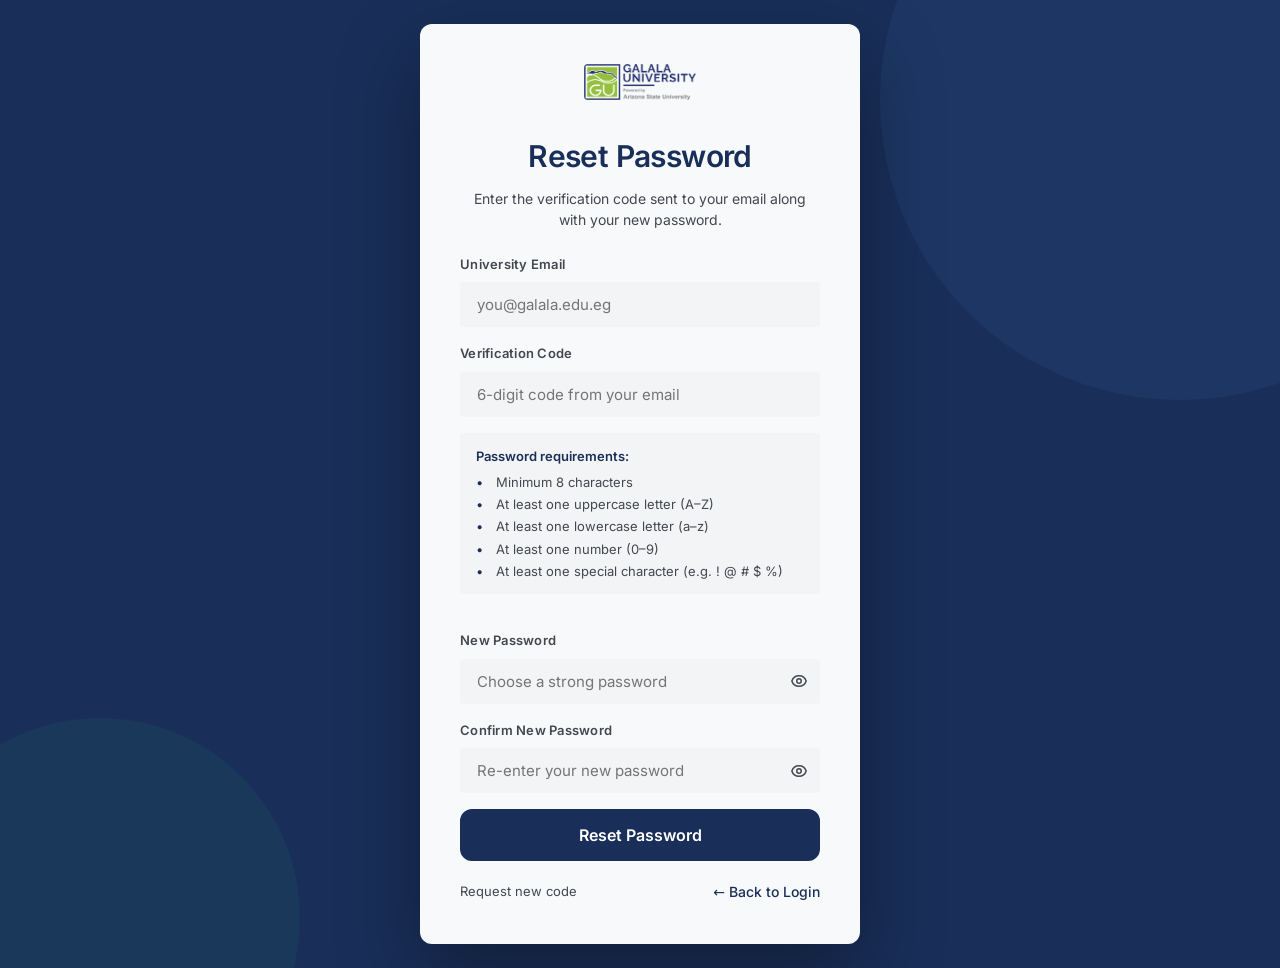
<file: pages/reset-password.html>
<!DOCTYPE html>
<html lang="en">
<head>
  <meta charset="UTF-8" />
  <meta name="viewport" content="width=device-width, initial-scale=1.0" />
  <meta name="referrer" content="strict-origin-when-cross-origin">
  <title>Reset Password | Galala Uni</title>
  <meta name="description" content="Reset your Galala Uni student portal password using your verification code." />
  <link href="../css/fonts/fonts.css" rel="stylesheet" />
  <link rel="stylesheet" href="../css/globals.css" />
  <link rel="stylesheet" href="../css/dashboard.css" />
  <style>
    input[type="password"]::-ms-reveal,
    input[type="password"]::-ms-clear { display: none; }
    input[type="password"]::-webkit-reveal { display: none; }
    .pwd-rules {
      font-size: .8125rem;
      color: var(--col-on-muted);
      line-height: 1.7;
      background: var(--col-surface-low, #f3f4f5);
      border-radius: var(--radius-md);
      padding: var(--space-3) var(--space-4);
      margin-bottom: var(--space-5);
    }
    .pwd-rules li { list-style: none; padding-left: 1.25rem; position: relative; }
    .pwd-rules li::before { content: '•'; position: absolute; left: 0; color: var(--col-primary); }
  </style>
  <!-- Framekiller -->
  <style id="antiClickjack">body{display:none !important;}</style>
  <script type="text/javascript">
    if (self === top) {
        var antiClickjack = document.getElementById("antiClickjack");
        if (antiClickjack) antiClickjack.parentNode.removeChild(antiClickjack);
    } else { top.location = self.location; }
  </script>
</head>
<body>

  <div class="login-page-centered">
    <div class="login-float-card">

      <!-- Brand -->
      <div style="text-align:center;margin-bottom:var(--space-6);">
        <a href="../index.html" class="brand" style="display:inline-flex;justify-content:center;">
          <img src="../gu_logo.png" alt="Galala Uni Logo" class="brand-logo" style="height:36px;width:auto;border-radius:4px;" />
        </a>
      </div>

      <h1 class="login-form-title" style="text-align:center;">Reset Password</h1>
      <p class="login-form-subtitle" style="text-align:center;margin-bottom:1.5rem;font-size:.875rem;line-height:1.5;">
        Enter the verification code sent to your email along with your new password.
      </p>

      <!-- Success message -->
      <div id="reset-success" style="display:none;align-items:center;gap:12px;padding:14px 18px;background:#f0fdf4;border:1.5px solid #86efac;border-radius:var(--radius-md);color:#166534;font-size:.875rem;margin-bottom:var(--space-5);">
        <svg width="20" height="20" viewBox="0 0 24 24" fill="none" stroke="currentColor" stroke-width="2" style="flex-shrink:0;"><path d="M9 12.75L11.25 15 15 9.75M21 12a9 9 0 11-18 0 9 9 0 0118 0z"/></svg>
        <span>Password reset successfully. Redirecting to your dashboard…</span>
      </div>

      <!-- Error message -->
      <div id="reset-error" style="display:none;padding:var(--space-3) var(--space-4);background:#fee2e2;border-radius:var(--radius-md);color:#991b1b;font-size:.875rem;margin-bottom:var(--space-5);"></div>

      <form id="reset-form" class="login-form" style="display:flex;flex-direction:column;gap:var(--space-4);">

        <!-- Email -->
        <div class="form-group">
          <label class="form-label" for="reset-email">University Email</label>
          <input
            class="form-input"
            type="email"
            id="reset-email"
            name="email"
            placeholder="you@galala.edu.eg"
            autocomplete="email"
            required
          />
        </div>

        <!-- OTP code -->
        <div class="form-group">
          <label class="form-label" for="reset-otp">Verification Code</label>
          <input
            class="form-input"
            type="text"
            id="reset-otp"
            name="otp_code"
            placeholder="6-digit code from your email"
            autocomplete="one-time-code"
            inputmode="numeric"
            maxlength="6"
            required
          />
        </div>

        <!-- Password rules -->
        <div class="pwd-rules">
          <strong style="display:block;margin-bottom:var(--space-1);color:var(--col-primary);">Password requirements:</strong>
          <ul style="margin:0;padding:0;">
            <li>Minimum 8 characters</li>
            <li>At least one uppercase letter (A–Z)</li>
            <li>At least one lowercase letter (a–z)</li>
            <li>At least one number (0–9)</li>
            <li>At least one special character (e.g. ! @ # $ %)</li>
          </ul>
        </div>

        <!-- New password -->
        <div class="form-group">
          <label class="form-label" for="reset-new-password">New Password</label>
          <div style="position:relative;">
            <input
              class="form-input"
              type="password"
              id="reset-new-password"
              name="password"
              placeholder="Choose a strong password"
              autocomplete="new-password"
              style="padding-right:3rem;"
              required
            />
            <button type="button" style="position:absolute;right:.75rem;top:50%;transform:translateY(-50%);background:none;border:none;cursor:pointer;color:var(--col-on-muted);" aria-label="Toggle visibility">
              <svg id="eye-reset-new" viewBox="0 0 24 24" fill="none" stroke="currentColor" stroke-width="2" width="18" height="18"><path d="M2.458 12C3.732 7.943 7.523 5 12 5c4.478 0 8.268 2.943 9.542 7-1.274 4.057-5.064 7-9.542 7-4.477 0-8.268-2.943-9.542-7z"/><path d="M15 12a3 3 0 11-6 0 3 3 0 016 0z"/></svg>
            </button>
          </div>
        </div>

        <!-- Confirm password -->
        <div class="form-group">
          <label class="form-label" for="reset-confirm-password">Confirm New Password</label>
          <div style="position:relative;">
            <input
              class="form-input"
              type="password"
              id="reset-confirm-password"
              name="password_confirmation"
              placeholder="Re-enter your new password"
              autocomplete="new-password"
              style="padding-right:3rem;"
              required
            />
            <button type="button" style="position:absolute;right:.75rem;top:50%;transform:translateY(-50%);background:none;border:none;cursor:pointer;color:var(--col-on-muted);" aria-label="Toggle visibility">
              <svg id="eye-reset-confirm" viewBox="0 0 24 24" fill="none" stroke="currentColor" stroke-width="2" width="18" height="18"><path d="M2.458 12C3.732 7.943 7.523 5 12 5c4.478 0 8.268 2.943 9.542 7-1.274 4.057-5.064 7-9.542 7-4.477 0-8.268-2.943-9.542-7z"/><path d="M15 12a3 3 0 11-6 0 3 3 0 016 0z"/></svg>
            </button>
          </div>
        </div>

        <button type="submit" class="btn btn-primary btn-full btn-lg" id="reset-btn">
          Reset Password
        </button>
      </form>

      <div style="text-align:center;margin-top:var(--space-5);font-size:.875rem;display:flex;justify-content:space-between;">
        <a href="forgot-password.html" style="color:var(--col-on-muted);text-decoration:none;font-size:.8125rem;">Request new code</a>
        <a href="login.html" style="color:var(--col-primary);text-decoration:none;font-weight:500;">&larr; Back to Login</a>
      </div>

    </div>
  </div>

  <script type="module" src="../js/reset-password.js"></script>
</body>
</html>
</file>
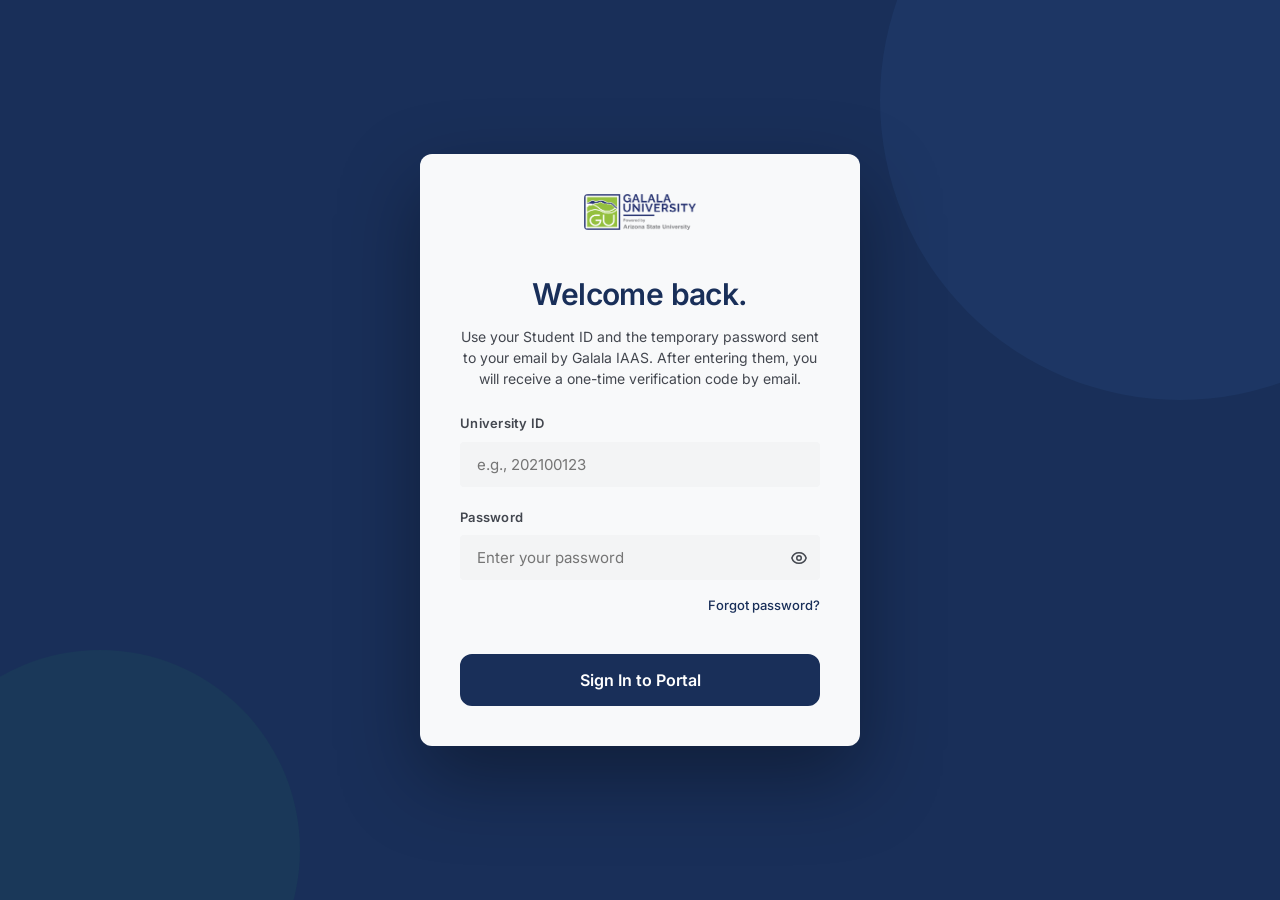
<file: pages/vehicle.html>
<!DOCTYPE html>
<html lang="en">
<head>
  <meta charset="UTF-8" />
  <meta name="viewport" content="width=device-width, initial-scale=1.0" />
  <!-- RT-16: Referrer policy -->
  <meta name="referrer" content="strict-origin-when-cross-origin">
  <title>Vehicle Access | Galala Uni</title>
  <meta name="description" content="Manage your campus vehicle permissions." />
  <link href="../css/fonts/fonts.css" rel="stylesheet" />
  <link rel="stylesheet" href="../css/globals.css" />
  <link rel="stylesheet" href="../css/dashboard.css" />
  <style>
    /* Vehicle specific styles */
    .veh-detail-row {
      display: flex;
      justify-content: space-between;
      align-items: center;
      padding-block: var(--space-2);
      border-bottom: 1px dashed var(--col-outline);
    }
    .veh-detail-row:last-child { border-bottom: none; }
    .veh-detail-label { font-size: .8125rem; font-weight: 600; color: var(--col-on-muted); }
    .veh-detail-value { font-size: .875rem; font-weight: 500; color: var(--col-on-surface); }
    
    .plate-display {
      background: #f8fafc;
      border: 2px solid #cbd5e1;
      border-radius: 8px;
      padding: 1rem 2rem;
      text-align: center;
      font-family: 'Inter', monospace;
      font-size: 2rem;
      font-weight: 800;
      letter-spacing: 0.15em;
      color: var(--col-primary);
      text-transform: uppercase;
      box-shadow: 0 4px 6px -1px rgba(0, 0, 0, 0.1), inset 0 2px 4px rgba(255, 255, 255, 0.5);
      margin-bottom: var(--space-5);
      min-height: 80px;
      display: flex;
      align-items: center;
      justify-content: center;
      position: relative;
      overflow: hidden;
    }
    .plate-display::before {
      content: "GALALA UNI";
      position: absolute;
      top: 4px;
      left: 0;
      right: 0;
      font-size: 0.6rem;
      letter-spacing: 2px;
      color: #94a3b8;
      font-weight: 600;
    }
    .plate-display.empty {
      color: #94a3b8;
      border-style: dashed;
      background: #f1f5f9;
      box-shadow: none;
    }
  </style>
  <!-- Framekiller script to prevent clickjacking -->
  <style id="antiClickjack">body{display:none !important;}</style>
  <script type="text/javascript">
    if (self === top) {
        var antiClickjack = document.getElementById("antiClickjack");
        if (antiClickjack) antiClickjack.parentNode.removeChild(antiClickjack);
    } else {
        top.location = self.location;
    }
  </script>
</head>
<body>

  <!-- NAV (dark) -->
  <header class="nav-glass nav-dark" id="main-nav">
    <div class="nav-inner">
      <a href="dashboard.html" class="brand">
        <img src="../gu_logo.png" alt="Galala Uni Logo" class="brand-logo" style="height:36px; width:auto; border-radius:4px;" />
      </a>
      <nav class="nav-links">
        <a href="dashboard.html">Dashboard</a>
        <a href="chatbot.html">AI Assistant</a>
        <a href="recommendations.html">Courses</a>
        <a href="vehicle.html" class="active">Vehicle</a>
        <a href="help.html">Help</a>
      </nav>
      <div class="nav-student-info">
        <div class="nav-student-avatar"></div>
        <span class="nav-student-name"></span>
        <a href="#" class="btn btn-ghost logout-btn" style="color:rgba(255,255,255,.6);font-size:.875rem;">Sign Out</a>
      </div>
      <button class="nav-mobile-toggle" aria-label="Toggle menu" id="mobile-menu-btn">
        <span></span><span></span><span></span>
      </button>
    </div>
    <div class="nav-mobile" id="mobile-menu">
      <a href="dashboard.html">Dashboard</a>
      <a href="chatbot.html">AI Assistant</a>
      <a href="recommendations.html">Courses</a>
      <a href="vehicle.html">Vehicle</a>
      <a href="help.html">Help</a>
      <a href="#" class="logout-btn">Sign Out</a>
    </div>
  </header>

  <!-- PAGE BODY -->
  <div class="portal-page">
    <div class="portal-content">
      <div class="dash-header">
        <div class="dash-header-top">
          <div>
            <h1 class="dash-title">Vehicle Access</h1>
            <p class="dash-subtitle">Manage your campus parking permissions and request vehicle access.</p>
          </div>
        </div>
      </div>

      <!-- Content grid -->
      <div style="display: grid; grid-template-columns: repeat(auto-fit, minmax(320px, 1fr)); gap: var(--space-6); align-items: start;">

        <div style="display: flex; flex-direction: column; gap: var(--space-6);">
          <!-- Active Registration Card -->
          <div class="section-card" id="active-vehicle-card" style="display:none;">
          </div>

          <!-- History Section -->
          <div class="section-card" id="vehicle-history-card" style="display:none;">
            <div class="section-card-header">
              <div class="section-card-title">
                <svg viewBox="0 0 24 24" fill="none" stroke="currentColor" stroke-width="1.5"><path stroke-linecap="round" stroke-linejoin="round" d="M12 6v6h4.5m4.5 0a9 9 0 11-18 0 9 9 0 0118 0z" /></svg>
                Request History
              </div>
            </div>
            <div id="vehicle-history-list" style="display: flex; flex-direction: column; gap: var(--space-4);">
            </div>
          </div>
        </div>

        <!-- Request Vehicle Access Form -->
        <div class="section-card" id="request-vehicle-card" style="display:none;">
          <div class="section-card-header">
            <div class="section-card-title">
              <svg viewBox="0 0 24 24" fill="none" stroke="currentColor" stroke-width="1.5"><path d="M12 4.5v15m7.5-7.5h-15"/></svg>
              Request Vehicle Access
            </div>
          </div>

          <p style="font-size: .875rem; color: var(--col-on-muted); margin-bottom: var(--space-5); line-height: 1.5;">
            Submit a request to grant access for a vehicle. All requests are manually reviewed by Campus Security within 48 hours. Upon approval, you will receive a digital permit.
          </p>

          <div class="plate-display empty" id="plate-display">ABC · 1234</div>

          <form id="vehicle-form" style="display: flex; flex-direction: column; gap: var(--space-4);">
            <div class="form-group">
              <label class="form-label" for="plate">License Plate Number</label>
              <input type="text" id="plate" class="form-input" placeholder="e.g. ABC 1234" required maxlength="15" autocomplete="off" />
            </div>

            <div style="display: grid; grid-template-columns: 1fr 1fr; gap: var(--space-4);">
              <div class="form-group">
                <label class="form-label" for="make">Make</label>
                <input type="text" id="make" class="form-input" placeholder="e.g. Honda" required />
              </div>
              <div class="form-group">
                <label class="form-label" for="model">Model</label>
                <input type="text" id="model" class="form-input" placeholder="e.g. Civic" required />
              </div>
            </div>

            <div class="form-group">
              <label class="form-label" for="color">Vehicle Color</label>
              <input type="text" id="color" class="form-input" placeholder="e.g. Black" required />
            </div>

            <div id="vehicle-error" style="display:none; font-size:.875rem; font-weight:600; text-align:center; padding:var(--space-3); border-radius:var(--radius-md); margin-top:var(--space-2); background:#fee2e2; color:#991b1b;"></div>

            <div id="vehicle-success" style="display:none; font-size:.875rem; font-weight:600; text-align:center; padding:var(--space-3); border-radius:var(--radius-md); margin-top:var(--space-2); background: #f0fdf4; color: #166534;">Request submitted successfully!</div>

            <button type="submit" class="btn btn-primary btn-full" id="submit-btn" style="margin-top: var(--space-2);">
              Submit Access Request
            </button>
          </form>
        </div>

      </div>
    </div>
  </div>

  <script type="module" src="../js/nav.js"></script>
  <script type="module" src="../js/vehicle.js"></script>
</body>
</html>
</file>
<file: css/fonts/fonts.css>
/* cyrillic-ext */
@font-face {
  font-family: 'Inter';
  font-style: normal;
  font-weight: 300;
  font-display: swap;
  src: url(UcC73FwrK3iLTeHuS_nVMrMxCp50SjIa2JL7SUc.woff2) format('woff2');
  unicode-range: U+0460-052F, U+1C80-1C8A, U+20B4, U+2DE0-2DFF, U+A640-A69F, U+FE2E-FE2F;
}
/* cyrillic */
@font-face {
  font-family: 'Inter';
  font-style: normal;
  font-weight: 300;
  font-display: swap;
  src: url(UcC73FwrK3iLTeHuS_nVMrMxCp50SjIa0ZL7SUc.woff2) format('woff2');
  unicode-range: U+0301, U+0400-045F, U+0490-0491, U+04B0-04B1, U+2116;
}
/* greek-ext */
@font-face {
  font-family: 'Inter';
  font-style: normal;
  font-weight: 300;
  font-display: swap;
  src: url(UcC73FwrK3iLTeHuS_nVMrMxCp50SjIa2ZL7SUc.woff2) format('woff2');
  unicode-range: U+1F00-1FFF;
}
/* greek */
@font-face {
  font-family: 'Inter';
  font-style: normal;
  font-weight: 300;
  font-display: swap;
  src: url(UcC73FwrK3iLTeHuS_nVMrMxCp50SjIa1pL7SUc.woff2) format('woff2');
  unicode-range: U+0370-0377, U+037A-037F, U+0384-038A, U+038C, U+038E-03A1, U+03A3-03FF;
}
/* vietnamese */
@font-face {
  font-family: 'Inter';
  font-style: normal;
  font-weight: 300;
  font-display: swap;
  src: url(UcC73FwrK3iLTeHuS_nVMrMxCp50SjIa2pL7SUc.woff2) format('woff2');
  unicode-range: U+0102-0103, U+0110-0111, U+0128-0129, U+0168-0169, U+01A0-01A1, U+01AF-01B0, U+0300-0301, U+0303-0304, U+0308-0309, U+0323, U+0329, U+1EA0-1EF9, U+20AB;
}
/* latin-ext */
@font-face {
  font-family: 'Inter';
  font-style: normal;
  font-weight: 300;
  font-display: swap;
  src: url(UcC73FwrK3iLTeHuS_nVMrMxCp50SjIa25L7SUc.woff2) format('woff2');
  unicode-range: U+0100-02BA, U+02BD-02C5, U+02C7-02CC, U+02CE-02D7, U+02DD-02FF, U+0304, U+0308, U+0329, U+1D00-1DBF, U+1E00-1E9F, U+1EF2-1EFF, U+2020, U+20A0-20AB, U+20AD-20C0, U+2113, U+2C60-2C7F, U+A720-A7FF;
}
/* latin */
@font-face {
  font-family: 'Inter';
  font-style: normal;
  font-weight: 300;
  font-display: swap;
  src: url(UcC73FwrK3iLTeHuS_nVMrMxCp50SjIa1ZL7.woff2) format('woff2');
  unicode-range: U+0000-00FF, U+0131, U+0152-0153, U+02BB-02BC, U+02C6, U+02DA, U+02DC, U+0304, U+0308, U+0329, U+2000-206F, U+20AC, U+2122, U+2191, U+2193, U+2212, U+2215, U+FEFF, U+FFFD;
}
/* cyrillic-ext */
@font-face {
  font-family: 'Inter';
  font-style: normal;
  font-weight: 400;
  font-display: swap;
  src: url(UcC73FwrK3iLTeHuS_nVMrMxCp50SjIa2JL7SUc.woff2) format('woff2');
  unicode-range: U+0460-052F, U+1C80-1C8A, U+20B4, U+2DE0-2DFF, U+A640-A69F, U+FE2E-FE2F;
}
/* cyrillic */
@font-face {
  font-family: 'Inter';
  font-style: normal;
  font-weight: 400;
  font-display: swap;
  src: url(UcC73FwrK3iLTeHuS_nVMrMxCp50SjIa0ZL7SUc.woff2) format('woff2');
  unicode-range: U+0301, U+0400-045F, U+0490-0491, U+04B0-04B1, U+2116;
}
/* greek-ext */
@font-face {
  font-family: 'Inter';
  font-style: normal;
  font-weight: 400;
  font-display: swap;
  src: url(UcC73FwrK3iLTeHuS_nVMrMxCp50SjIa2ZL7SUc.woff2) format('woff2');
  unicode-range: U+1F00-1FFF;
}
/* greek */
@font-face {
  font-family: 'Inter';
  font-style: normal;
  font-weight: 400;
  font-display: swap;
  src: url(UcC73FwrK3iLTeHuS_nVMrMxCp50SjIa1pL7SUc.woff2) format('woff2');
  unicode-range: U+0370-0377, U+037A-037F, U+0384-038A, U+038C, U+038E-03A1, U+03A3-03FF;
}
/* vietnamese */
@font-face {
  font-family: 'Inter';
  font-style: normal;
  font-weight: 400;
  font-display: swap;
  src: url(UcC73FwrK3iLTeHuS_nVMrMxCp50SjIa2pL7SUc.woff2) format('woff2');
  unicode-range: U+0102-0103, U+0110-0111, U+0128-0129, U+0168-0169, U+01A0-01A1, U+01AF-01B0, U+0300-0301, U+0303-0304, U+0308-0309, U+0323, U+0329, U+1EA0-1EF9, U+20AB;
}
/* latin-ext */
@font-face {
  font-family: 'Inter';
  font-style: normal;
  font-weight: 400;
  font-display: swap;
  src: url(UcC73FwrK3iLTeHuS_nVMrMxCp50SjIa25L7SUc.woff2) format('woff2');
  unicode-range: U+0100-02BA, U+02BD-02C5, U+02C7-02CC, U+02CE-02D7, U+02DD-02FF, U+0304, U+0308, U+0329, U+1D00-1DBF, U+1E00-1E9F, U+1EF2-1EFF, U+2020, U+20A0-20AB, U+20AD-20C0, U+2113, U+2C60-2C7F, U+A720-A7FF;
}
/* latin */
@font-face {
  font-family: 'Inter';
  font-style: normal;
  font-weight: 400;
  font-display: swap;
  src: url(UcC73FwrK3iLTeHuS_nVMrMxCp50SjIa1ZL7.woff2) format('woff2');
  unicode-range: U+0000-00FF, U+0131, U+0152-0153, U+02BB-02BC, U+02C6, U+02DA, U+02DC, U+0304, U+0308, U+0329, U+2000-206F, U+20AC, U+2122, U+2191, U+2193, U+2212, U+2215, U+FEFF, U+FFFD;
}
/* cyrillic-ext */
@font-face {
  font-family: 'Inter';
  font-style: normal;
  font-weight: 500;
  font-display: swap;
  src: url(UcC73FwrK3iLTeHuS_nVMrMxCp50SjIa2JL7SUc.woff2) format('woff2');
  unicode-range: U+0460-052F, U+1C80-1C8A, U+20B4, U+2DE0-2DFF, U+A640-A69F, U+FE2E-FE2F;
}
/* cyrillic */
@font-face {
  font-family: 'Inter';
  font-style: normal;
  font-weight: 500;
  font-display: swap;
  src: url(UcC73FwrK3iLTeHuS_nVMrMxCp50SjIa0ZL7SUc.woff2) format('woff2');
  unicode-range: U+0301, U+0400-045F, U+0490-0491, U+04B0-04B1, U+2116;
}
/* greek-ext */
@font-face {
  font-family: 'Inter';
  font-style: normal;
  font-weight: 500;
  font-display: swap;
  src: url(UcC73FwrK3iLTeHuS_nVMrMxCp50SjIa2ZL7SUc.woff2) format('woff2');
  unicode-range: U+1F00-1FFF;
}
/* greek */
@font-face {
  font-family: 'Inter';
  font-style: normal;
  font-weight: 500;
  font-display: swap;
  src: url(UcC73FwrK3iLTeHuS_nVMrMxCp50SjIa1pL7SUc.woff2) format('woff2');
  unicode-range: U+0370-0377, U+037A-037F, U+0384-038A, U+038C, U+038E-03A1, U+03A3-03FF;
}
/* vietnamese */
@font-face {
  font-family: 'Inter';
  font-style: normal;
  font-weight: 500;
  font-display: swap;
  src: url(UcC73FwrK3iLTeHuS_nVMrMxCp50SjIa2pL7SUc.woff2) format('woff2');
  unicode-range: U+0102-0103, U+0110-0111, U+0128-0129, U+0168-0169, U+01A0-01A1, U+01AF-01B0, U+0300-0301, U+0303-0304, U+0308-0309, U+0323, U+0329, U+1EA0-1EF9, U+20AB;
}
/* latin-ext */
@font-face {
  font-family: 'Inter';
  font-style: normal;
  font-weight: 500;
  font-display: swap;
  src: url(UcC73FwrK3iLTeHuS_nVMrMxCp50SjIa25L7SUc.woff2) format('woff2');
  unicode-range: U+0100-02BA, U+02BD-02C5, U+02C7-02CC, U+02CE-02D7, U+02DD-02FF, U+0304, U+0308, U+0329, U+1D00-1DBF, U+1E00-1E9F, U+1EF2-1EFF, U+2020, U+20A0-20AB, U+20AD-20C0, U+2113, U+2C60-2C7F, U+A720-A7FF;
}
/* latin */
@font-face {
  font-family: 'Inter';
  font-style: normal;
  font-weight: 500;
  font-display: swap;
  src: url(UcC73FwrK3iLTeHuS_nVMrMxCp50SjIa1ZL7.woff2) format('woff2');
  unicode-range: U+0000-00FF, U+0131, U+0152-0153, U+02BB-02BC, U+02C6, U+02DA, U+02DC, U+0304, U+0308, U+0329, U+2000-206F, U+20AC, U+2122, U+2191, U+2193, U+2212, U+2215, U+FEFF, U+FFFD;
}
/* cyrillic-ext */
@font-face {
  font-family: 'Inter';
  font-style: normal;
  font-weight: 600;
  font-display: swap;
  src: url(UcC73FwrK3iLTeHuS_nVMrMxCp50SjIa2JL7SUc.woff2) format('woff2');
  unicode-range: U+0460-052F, U+1C80-1C8A, U+20B4, U+2DE0-2DFF, U+A640-A69F, U+FE2E-FE2F;
}
/* cyrillic */
@font-face {
  font-family: 'Inter';
  font-style: normal;
  font-weight: 600;
  font-display: swap;
  src: url(UcC73FwrK3iLTeHuS_nVMrMxCp50SjIa0ZL7SUc.woff2) format('woff2');
  unicode-range: U+0301, U+0400-045F, U+0490-0491, U+04B0-04B1, U+2116;
}
/* greek-ext */
@font-face {
  font-family: 'Inter';
  font-style: normal;
  font-weight: 600;
  font-display: swap;
  src: url(UcC73FwrK3iLTeHuS_nVMrMxCp50SjIa2ZL7SUc.woff2) format('woff2');
  unicode-range: U+1F00-1FFF;
}
/* greek */
@font-face {
  font-family: 'Inter';
  font-style: normal;
  font-weight: 600;
  font-display: swap;
  src: url(UcC73FwrK3iLTeHuS_nVMrMxCp50SjIa1pL7SUc.woff2) format('woff2');
  unicode-range: U+0370-0377, U+037A-037F, U+0384-038A, U+038C, U+038E-03A1, U+03A3-03FF;
}
/* vietnamese */
@font-face {
  font-family: 'Inter';
  font-style: normal;
  font-weight: 600;
  font-display: swap;
  src: url(UcC73FwrK3iLTeHuS_nVMrMxCp50SjIa2pL7SUc.woff2) format('woff2');
  unicode-range: U+0102-0103, U+0110-0111, U+0128-0129, U+0168-0169, U+01A0-01A1, U+01AF-01B0, U+0300-0301, U+0303-0304, U+0308-0309, U+0323, U+0329, U+1EA0-1EF9, U+20AB;
}
/* latin-ext */
@font-face {
  font-family: 'Inter';
  font-style: normal;
  font-weight: 600;
  font-display: swap;
  src: url(UcC73FwrK3iLTeHuS_nVMrMxCp50SjIa25L7SUc.woff2) format('woff2');
  unicode-range: U+0100-02BA, U+02BD-02C5, U+02C7-02CC, U+02CE-02D7, U+02DD-02FF, U+0304, U+0308, U+0329, U+1D00-1DBF, U+1E00-1E9F, U+1EF2-1EFF, U+2020, U+20A0-20AB, U+20AD-20C0, U+2113, U+2C60-2C7F, U+A720-A7FF;
}
/* latin */
@font-face {
  font-family: 'Inter';
  font-style: normal;
  font-weight: 600;
  font-display: swap;
  src: url(UcC73FwrK3iLTeHuS_nVMrMxCp50SjIa1ZL7.woff2) format('woff2');
  unicode-range: U+0000-00FF, U+0131, U+0152-0153, U+02BB-02BC, U+02C6, U+02DA, U+02DC, U+0304, U+0308, U+0329, U+2000-206F, U+20AC, U+2122, U+2191, U+2193, U+2212, U+2215, U+FEFF, U+FFFD;
}
/* cyrillic-ext */
@font-face {
  font-family: 'Manrope';
  font-style: normal;
  font-weight: 300;
  font-display: swap;
  src: url(xn7gYHE41ni1AdIRggqxSuXd.woff2) format('woff2');
  unicode-range: U+0460-052F, U+1C80-1C8A, U+20B4, U+2DE0-2DFF, U+A640-A69F, U+FE2E-FE2F;
}
/* cyrillic */
@font-face {
  font-family: 'Manrope';
  font-style: normal;
  font-weight: 300;
  font-display: swap;
  src: url(xn7gYHE41ni1AdIRggOxSuXd.woff2) format('woff2');
  unicode-range: U+0301, U+0400-045F, U+0490-0491, U+04B0-04B1, U+2116;
}
/* greek */
@font-face {
  font-family: 'Manrope';
  font-style: normal;
  font-weight: 300;
  font-display: swap;
  src: url(xn7gYHE41ni1AdIRggSxSuXd.woff2) format('woff2');
  unicode-range: U+0370-0377, U+037A-037F, U+0384-038A, U+038C, U+038E-03A1, U+03A3-03FF;
}
/* vietnamese */
@font-face {
  font-family: 'Manrope';
  font-style: normal;
  font-weight: 300;
  font-display: swap;
  src: url(xn7gYHE41ni1AdIRggixSuXd.woff2) format('woff2');
  unicode-range: U+0102-0103, U+0110-0111, U+0128-0129, U+0168-0169, U+01A0-01A1, U+01AF-01B0, U+0300-0301, U+0303-0304, U+0308-0309, U+0323, U+0329, U+1EA0-1EF9, U+20AB;
}
/* latin-ext */
@font-face {
  font-family: 'Manrope';
  font-style: normal;
  font-weight: 300;
  font-display: swap;
  src: url(xn7gYHE41ni1AdIRggmxSuXd.woff2) format('woff2');
  unicode-range: U+0100-02BA, U+02BD-02C5, U+02C7-02CC, U+02CE-02D7, U+02DD-02FF, U+0304, U+0308, U+0329, U+1D00-1DBF, U+1E00-1E9F, U+1EF2-1EFF, U+2020, U+20A0-20AB, U+20AD-20C0, U+2113, U+2C60-2C7F, U+A720-A7FF;
}
/* latin */
@font-face {
  font-family: 'Manrope';
  font-style: normal;
  font-weight: 300;
  font-display: swap;
  src: url(xn7gYHE41ni1AdIRggexSg.woff2) format('woff2');
  unicode-range: U+0000-00FF, U+0131, U+0152-0153, U+02BB-02BC, U+02C6, U+02DA, U+02DC, U+0304, U+0308, U+0329, U+2000-206F, U+20AC, U+2122, U+2191, U+2193, U+2212, U+2215, U+FEFF, U+FFFD;
}
/* cyrillic-ext */
@font-face {
  font-family: 'Manrope';
  font-style: normal;
  font-weight: 400;
  font-display: swap;
  src: url(xn7gYHE41ni1AdIRggqxSuXd.woff2) format('woff2');
  unicode-range: U+0460-052F, U+1C80-1C8A, U+20B4, U+2DE0-2DFF, U+A640-A69F, U+FE2E-FE2F;
}
/* cyrillic */
@font-face {
  font-family: 'Manrope';
  font-style: normal;
  font-weight: 400;
  font-display: swap;
  src: url(xn7gYHE41ni1AdIRggOxSuXd.woff2) format('woff2');
  unicode-range: U+0301, U+0400-045F, U+0490-0491, U+04B0-04B1, U+2116;
}
/* greek */
@font-face {
  font-family: 'Manrope';
  font-style: normal;
  font-weight: 400;
  font-display: swap;
  src: url(xn7gYHE41ni1AdIRggSxSuXd.woff2) format('woff2');
  unicode-range: U+0370-0377, U+037A-037F, U+0384-038A, U+038C, U+038E-03A1, U+03A3-03FF;
}
/* vietnamese */
@font-face {
  font-family: 'Manrope';
  font-style: normal;
  font-weight: 400;
  font-display: swap;
  src: url(xn7gYHE41ni1AdIRggixSuXd.woff2) format('woff2');
  unicode-range: U+0102-0103, U+0110-0111, U+0128-0129, U+0168-0169, U+01A0-01A1, U+01AF-01B0, U+0300-0301, U+0303-0304, U+0308-0309, U+0323, U+0329, U+1EA0-1EF9, U+20AB;
}
/* latin-ext */
@font-face {
  font-family: 'Manrope';
  font-style: normal;
  font-weight: 400;
  font-display: swap;
  src: url(xn7gYHE41ni1AdIRggmxSuXd.woff2) format('woff2');
  unicode-range: U+0100-02BA, U+02BD-02C5, U+02C7-02CC, U+02CE-02D7, U+02DD-02FF, U+0304, U+0308, U+0329, U+1D00-1DBF, U+1E00-1E9F, U+1EF2-1EFF, U+2020, U+20A0-20AB, U+20AD-20C0, U+2113, U+2C60-2C7F, U+A720-A7FF;
}
/* latin */
@font-face {
  font-family: 'Manrope';
  font-style: normal;
  font-weight: 400;
  font-display: swap;
  src: url(xn7gYHE41ni1AdIRggexSg.woff2) format('woff2');
  unicode-range: U+0000-00FF, U+0131, U+0152-0153, U+02BB-02BC, U+02C6, U+02DA, U+02DC, U+0304, U+0308, U+0329, U+2000-206F, U+20AC, U+2122, U+2191, U+2193, U+2212, U+2215, U+FEFF, U+FFFD;
}
/* cyrillic-ext */
@font-face {
  font-family: 'Manrope';
  font-style: normal;
  font-weight: 500;
  font-display: swap;
  src: url(xn7gYHE41ni1AdIRggqxSuXd.woff2) format('woff2');
  unicode-range: U+0460-052F, U+1C80-1C8A, U+20B4, U+2DE0-2DFF, U+A640-A69F, U+FE2E-FE2F;
}
/* cyrillic */
@font-face {
  font-family: 'Manrope';
  font-style: normal;
  font-weight: 500;
  font-display: swap;
  src: url(xn7gYHE41ni1AdIRggOxSuXd.woff2) format('woff2');
  unicode-range: U+0301, U+0400-045F, U+0490-0491, U+04B0-04B1, U+2116;
}
/* greek */
@font-face {
  font-family: 'Manrope';
  font-style: normal;
  font-weight: 500;
  font-display: swap;
  src: url(xn7gYHE41ni1AdIRggSxSuXd.woff2) format('woff2');
  unicode-range: U+0370-0377, U+037A-037F, U+0384-038A, U+038C, U+038E-03A1, U+03A3-03FF;
}
/* vietnamese */
@font-face {
  font-family: 'Manrope';
  font-style: normal;
  font-weight: 500;
  font-display: swap;
  src: url(xn7gYHE41ni1AdIRggixSuXd.woff2) format('woff2');
  unicode-range: U+0102-0103, U+0110-0111, U+0128-0129, U+0168-0169, U+01A0-01A1, U+01AF-01B0, U+0300-0301, U+0303-0304, U+0308-0309, U+0323, U+0329, U+1EA0-1EF9, U+20AB;
}
/* latin-ext */
@font-face {
  font-family: 'Manrope';
  font-style: normal;
  font-weight: 500;
  font-display: swap;
  src: url(xn7gYHE41ni1AdIRggmxSuXd.woff2) format('woff2');
  unicode-range: U+0100-02BA, U+02BD-02C5, U+02C7-02CC, U+02CE-02D7, U+02DD-02FF, U+0304, U+0308, U+0329, U+1D00-1DBF, U+1E00-1E9F, U+1EF2-1EFF, U+2020, U+20A0-20AB, U+20AD-20C0, U+2113, U+2C60-2C7F, U+A720-A7FF;
}
/* latin */
@font-face {
  font-family: 'Manrope';
  font-style: normal;
  font-weight: 500;
  font-display: swap;
  src: url(xn7gYHE41ni1AdIRggexSg.woff2) format('woff2');
  unicode-range: U+0000-00FF, U+0131, U+0152-0153, U+02BB-02BC, U+02C6, U+02DA, U+02DC, U+0304, U+0308, U+0329, U+2000-206F, U+20AC, U+2122, U+2191, U+2193, U+2212, U+2215, U+FEFF, U+FFFD;
}
/* cyrillic-ext */
@font-face {
  font-family: 'Manrope';
  font-style: normal;
  font-weight: 600;
  font-display: swap;
  src: url(xn7gYHE41ni1AdIRggqxSuXd.woff2) format('woff2');
  unicode-range: U+0460-052F, U+1C80-1C8A, U+20B4, U+2DE0-2DFF, U+A640-A69F, U+FE2E-FE2F;
}
/* cyrillic */
@font-face {
  font-family: 'Manrope';
  font-style: normal;
  font-weight: 600;
  font-display: swap;
  src: url(xn7gYHE41ni1AdIRggOxSuXd.woff2) format('woff2');
  unicode-range: U+0301, U+0400-045F, U+0490-0491, U+04B0-04B1, U+2116;
}
/* greek */
@font-face {
  font-family: 'Manrope';
  font-style: normal;
  font-weight: 600;
  font-display: swap;
  src: url(xn7gYHE41ni1AdIRggSxSuXd.woff2) format('woff2');
  unicode-range: U+0370-0377, U+037A-037F, U+0384-038A, U+038C, U+038E-03A1, U+03A3-03FF;
}
/* vietnamese */
@font-face {
  font-family: 'Manrope';
  font-style: normal;
  font-weight: 600;
  font-display: swap;
  src: url(xn7gYHE41ni1AdIRggixSuXd.woff2) format('woff2');
  unicode-range: U+0102-0103, U+0110-0111, U+0128-0129, U+0168-0169, U+01A0-01A1, U+01AF-01B0, U+0300-0301, U+0303-0304, U+0308-0309, U+0323, U+0329, U+1EA0-1EF9, U+20AB;
}
/* latin-ext */
@font-face {
  font-family: 'Manrope';
  font-style: normal;
  font-weight: 600;
  font-display: swap;
  src: url(xn7gYHE41ni1AdIRggmxSuXd.woff2) format('woff2');
  unicode-range: U+0100-02BA, U+02BD-02C5, U+02C7-02CC, U+02CE-02D7, U+02DD-02FF, U+0304, U+0308, U+0329, U+1D00-1DBF, U+1E00-1E9F, U+1EF2-1EFF, U+2020, U+20A0-20AB, U+20AD-20C0, U+2113, U+2C60-2C7F, U+A720-A7FF;
}
/* latin */
@font-face {
  font-family: 'Manrope';
  font-style: normal;
  font-weight: 600;
  font-display: swap;
  src: url(xn7gYHE41ni1AdIRggexSg.woff2) format('woff2');
  unicode-range: U+0000-00FF, U+0131, U+0152-0153, U+02BB-02BC, U+02C6, U+02DA, U+02DC, U+0304, U+0308, U+0329, U+2000-206F, U+20AC, U+2122, U+2191, U+2193, U+2212, U+2215, U+FEFF, U+FFFD;
}
/* cyrillic-ext */
@font-face {
  font-family: 'Manrope';
  font-style: normal;
  font-weight: 700;
  font-display: swap;
  src: url(xn7gYHE41ni1AdIRggqxSuXd.woff2) format('woff2');
  unicode-range: U+0460-052F, U+1C80-1C8A, U+20B4, U+2DE0-2DFF, U+A640-A69F, U+FE2E-FE2F;
}
/* cyrillic */
@font-face {
  font-family: 'Manrope';
  font-style: normal;
  font-weight: 700;
  font-display: swap;
  src: url(xn7gYHE41ni1AdIRggOxSuXd.woff2) format('woff2');
  unicode-range: U+0301, U+0400-045F, U+0490-0491, U+04B0-04B1, U+2116;
}
/* greek */
@font-face {
  font-family: 'Manrope';
  font-style: normal;
  font-weight: 700;
  font-display: swap;
  src: url(xn7gYHE41ni1AdIRggSxSuXd.woff2) format('woff2');
  unicode-range: U+0370-0377, U+037A-037F, U+0384-038A, U+038C, U+038E-03A1, U+03A3-03FF;
}
/* vietnamese */
@font-face {
  font-family: 'Manrope';
  font-style: normal;
  font-weight: 700;
  font-display: swap;
  src: url(xn7gYHE41ni1AdIRggixSuXd.woff2) format('woff2');
  unicode-range: U+0102-0103, U+0110-0111, U+0128-0129, U+0168-0169, U+01A0-01A1, U+01AF-01B0, U+0300-0301, U+0303-0304, U+0308-0309, U+0323, U+0329, U+1EA0-1EF9, U+20AB;
}
/* latin-ext */
@font-face {
  font-family: 'Manrope';
  font-style: normal;
  font-weight: 700;
  font-display: swap;
  src: url(xn7gYHE41ni1AdIRggmxSuXd.woff2) format('woff2');
  unicode-range: U+0100-02BA, U+02BD-02C5, U+02C7-02CC, U+02CE-02D7, U+02DD-02FF, U+0304, U+0308, U+0329, U+1D00-1DBF, U+1E00-1E9F, U+1EF2-1EFF, U+2020, U+20A0-20AB, U+20AD-20C0, U+2113, U+2C60-2C7F, U+A720-A7FF;
}
/* latin */
@font-face {
  font-family: 'Manrope';
  font-style: normal;
  font-weight: 700;
  font-display: swap;
  src: url(xn7gYHE41ni1AdIRggexSg.woff2) format('woff2');
  unicode-range: U+0000-00FF, U+0131, U+0152-0153, U+02BB-02BC, U+02C6, U+02DA, U+02DC, U+0304, U+0308, U+0329, U+2000-206F, U+20AC, U+2122, U+2191, U+2193, U+2212, U+2215, U+FEFF, U+FFFD;
}
/* cyrillic-ext */
@font-face {
  font-family: 'Manrope';
  font-style: normal;
  font-weight: 800;
  font-display: swap;
  src: url(xn7gYHE41ni1AdIRggqxSuXd.woff2) format('woff2');
  unicode-range: U+0460-052F, U+1C80-1C8A, U+20B4, U+2DE0-2DFF, U+A640-A69F, U+FE2E-FE2F;
}
/* cyrillic */
@font-face {
  font-family: 'Manrope';
  font-style: normal;
  font-weight: 800;
  font-display: swap;
  src: url(xn7gYHE41ni1AdIRggOxSuXd.woff2) format('woff2');
  unicode-range: U+0301, U+0400-045F, U+0490-0491, U+04B0-04B1, U+2116;
}
/* greek */
@font-face {
  font-family: 'Manrope';
  font-style: normal;
  font-weight: 800;
  font-display: swap;
  src: url(xn7gYHE41ni1AdIRggSxSuXd.woff2) format('woff2');
  unicode-range: U+0370-0377, U+037A-037F, U+0384-038A, U+038C, U+038E-03A1, U+03A3-03FF;
}
/* vietnamese */
@font-face {
  font-family: 'Manrope';
  font-style: normal;
  font-weight: 800;
  font-display: swap;
  src: url(xn7gYHE41ni1AdIRggixSuXd.woff2) format('woff2');
  unicode-range: U+0102-0103, U+0110-0111, U+0128-0129, U+0168-0169, U+01A0-01A1, U+01AF-01B0, U+0300-0301, U+0303-0304, U+0308-0309, U+0323, U+0329, U+1EA0-1EF9, U+20AB;
}
/* latin-ext */
@font-face {
  font-family: 'Manrope';
  font-style: normal;
  font-weight: 800;
  font-display: swap;
  src: url(xn7gYHE41ni1AdIRggmxSuXd.woff2) format('woff2');
  unicode-range: U+0100-02BA, U+02BD-02C5, U+02C7-02CC, U+02CE-02D7, U+02DD-02FF, U+0304, U+0308, U+0329, U+1D00-1DBF, U+1E00-1E9F, U+1EF2-1EFF, U+2020, U+20A0-20AB, U+20AD-20C0, U+2113, U+2C60-2C7F, U+A720-A7FF;
}
/* latin */
@font-face {
  font-family: 'Manrope';
  font-style: normal;
  font-weight: 800;
  font-display: swap;
  src: url(xn7gYHE41ni1AdIRggexSg.woff2) format('woff2');
  unicode-range: U+0000-00FF, U+0131, U+0152-0153, U+02BB-02BC, U+02C6, U+02DA, U+02DC, U+0304, U+0308, U+0329, U+2000-206F, U+20AC, U+2122, U+2191, U+2193, U+2212, U+2215, U+FEFF, U+FFFD;
}
</file>
<file: css/globals.css>
/* ============================================================
   GalalaUni — Global Design System
   Palette: Primary Navy (#192F59) · Secondary (#31B44B) · 
   Surface (#f8f9fa) · Accent (#4A90E2)
   Typography: Manrope (headlines) · Inter (body)
   ============================================================ */



/* ---- TOKENS ---- */
:root {
  --col-primary:       #192F59;
  --col-primary-dim:   #122240;
  --col-primary-soft:  #203d73;
  --col-secondary:     #31B44B;
  --col-secondary-dim: #258a39;
  --col-accent:        #4A90E2;
  --col-accent-soft:   #a7c8ff;

  --col-surface:       #f8f9fa;
  --col-surface-low:   #f3f4f5;
  --col-surface-card:  #ffffff;
  --col-surface-dim:   #d9dadb;

  --col-on-primary:    #ffffff;
  --col-on-surface:    #191c1d;
  --col-on-muted:      #43474f;
  --col-outline:       #c3c6d1;

  --col-success:       #22c55e;
  --col-warning:       #f59e0b;
  --col-error:         #ba1a1a;

  /* Typography */
  --font-head: 'Inter', system-ui, sans-serif;
  --font-body: 'Inter', system-ui, sans-serif;

  /* Radius */
  --radius-sm:  0px;
  --radius-md:  4px;
  --radius-lg:  8px;
  --radius-xl:  12px;
  --radius-pill: 9999px;

  /* Shadow */
  --shadow-sm:  0 2px 4px rgba(0,30,64,.06);
  --shadow-md:  0 4px 8px rgba(0,30,64,.1);
  --shadow-lg:  0 12px 24px rgba(0,30,64,.12);
  --shadow-xl:  0 24px 48px rgba(0,30,64,.15);
  --shadow-block: 4px 4px 0px var(--col-primary);
  --shadow-block-hover: 6px 6px 0px var(--col-primary);

  /* Spacing */
  --space-1: .25rem; --space-2: .5rem;  --space-3: .75rem;
  --space-4: 1rem;   --space-5: 1.25rem;--space-6: 1.5rem;
  --space-8: 2rem;   --space-10:2.5rem; --space-12:3rem;
  --space-16:4rem;   --space-20:5rem;   --space-24:6rem;

  /* Nav */
  --nav-h: 72px;

  /* Transitions */
  --trs-fast:  150ms ease;
  --trs-base:  200ms ease;
  --trs-slow:  300ms ease;
}

/* ---- RESET ---- */
*, *::before, *::after { box-sizing:border-box; margin:0; padding:0; }
html { scroll-behavior:smooth; font-size:16px; }
body {
  font-family: var(--font-body);
  background: var(--col-surface);
  color: var(--col-on-surface);
  line-height: 1.6;
  -webkit-font-smoothing: antialiased;
  overflow-x: hidden;
}
img, svg { display:block; max-width:100%; }
a { color:inherit; text-decoration:none; }
input, textarea, select, button { font-family:inherit; font-size:inherit; }

/* ---- CONTAINER ---- */
.container {
  width: 100%;
  max-width: 1200px;
  margin-inline: auto;
  padding-inline: var(--space-6);
}

/* ================================================================
   BUTTONS
================================================================ */
.btn {
  display: inline-flex;
  align-items: center;
  gap: var(--space-2);
  padding: .625rem 1.25rem;
  border-radius: var(--radius-lg);
  font-family: var(--font-head);
  font-weight: 600;
  font-size: .875rem;
  cursor: pointer;
  border: none;
  transition: all var(--trs-base);
  white-space: nowrap;
  text-decoration: none;
}
.btn svg { width:16px; height:16px; flex-shrink:0; }

.btn-primary {
  background: var(--col-primary);
  color: var(--col-on-primary);
  border: 2px solid var(--col-primary);
}
.btn-primary:hover {
  background: #fff;
  color: var(--col-primary);
  transform: translate(-2px, -2px);
  box-shadow: var(--shadow-block);
}

.btn-primary-dark {
  background: var(--col-secondary);
  color: #fff;
  border: 2px solid var(--col-secondary);
}
.btn-primary-dark:hover {
  background: #fff;
  color: var(--col-secondary-dim);
  transform: translate(-2px, -2px);
  box-shadow: var(--shadow-block);
}

.btn-outline {
  background: transparent;
  color: var(--col-primary);
  border: 2px solid var(--col-primary);
}
.btn-outline:hover {
  background: var(--col-primary);
  color: #fff;
  transform: translate(-2px, -2px);
  box-shadow: var(--shadow-block);
}

.btn-outline-white {
  background: transparent;
  color: #fff;
  border: 2px solid rgba(255,255,255,.8);
}
.btn-outline-white:hover {
  background: #fff;
  color: var(--col-primary);
  transform: translate(-2px, -2px);
  box-shadow: 4px 4px 0px rgba(255,255,255,.5);
}

.btn-ghost {
  background: transparent;
  color: var(--col-on-surface);
}
.btn-ghost:hover { background: var(--col-surface-low); }

.btn-white {
  background: #fff;
  color: var(--col-primary);
  font-weight: 700;
}
.btn-white:hover {
  background: #f0f4ff;
  transform: translateY(-2px);
  box-shadow: var(--shadow-md);
}

.btn-lg {
  padding: .875rem 1.625rem;
  font-size: 1rem;
  border-radius: var(--radius-xl);
}
.btn-sm {
  padding: .5rem 1rem;
  font-size: .8125rem;
}
.btn-full { width:100%; justify-content:center; }

/* ================================================================
   NAVIGATION (glass)
================================================================ */
.nav-glass {
  position: fixed;
  top: var(--space-3);
  left: var(--space-4);
  right: var(--space-4);
  z-index: 100;
  background: rgba(255,255,255,.72);
  backdrop-filter: blur(24px);
  -webkit-backdrop-filter: blur(24px);
  border-radius: var(--radius-xl);
  border: 1px solid rgba(195,198,209,.35);
  box-shadow: var(--shadow-md);
  transition: all var(--trs-slow);
}
.nav-inner {
  display: flex;
  align-items: center;
  gap: var(--space-6);
  padding: var(--space-3) var(--space-6);
  height: 64px;
}

/* Brand */
.brand {
  display: flex;
  align-items: center;
  gap: var(--space-2);
  text-decoration: none;
  flex-shrink: 0;
}
.brand-mark {
  width: 36px; height: 36px;
  background: var(--col-primary);
  color: #fff;
  border-radius: var(--radius-md);
  display: flex;
  align-items: center;
  justify-content: center;
  font-family: var(--font-head);
  font-weight: 800;
  font-size: 1.125rem;
}
.brand-name {
  font-family: var(--font-head);
  font-size: 1.05rem;
  color: var(--col-on-surface);
  letter-spacing: -.01em;
}
.brand-name strong { color: var(--col-primary); }

/* Nav links */
.nav-links {
  display: flex;
  align-items: center;
  gap: var(--space-1);
  margin-left: var(--space-4);
}
.nav-links a {
  padding: var(--space-2) var(--space-3);
  border-radius: var(--radius-md);
  font-size: .875rem;
  font-weight: 500;
  color: var(--col-on-muted);
  transition: all var(--trs-fast);
}
.nav-links a:hover, .nav-links a.active {
  background: var(--col-surface-low);
  color: var(--col-on-surface);
}

.nav-actions {
  margin-left: auto;
  display: flex;
  align-items: center;
  gap: var(--space-2);
}

/* Mobile toggle */
.nav-mobile-toggle {
  display: none;
  flex-direction: column;
  gap: 5px;
  padding: var(--space-2);
  background: none;
  border: none;
  cursor: pointer;
  margin-left: auto;
}
.nav-mobile-toggle span {
  display: block;
  width: 22px; height: 2px;
  background: var(--col-on-surface);
  border-radius: 2px;
  transition: all var(--trs-base);
}
.nav-mobile {
  display: none;
  flex-direction: column;
  gap: var(--space-2);
  padding: var(--space-4) var(--space-6) var(--space-4);
  border-top: 1px solid var(--col-outline);
}
.nav-mobile a {
  padding: var(--space-3);
  border-radius: var(--radius-md);
  font-size: .9375rem;
  font-weight: 500;
  color: var(--col-on-muted);
}
.nav-mobile a:hover { color: var(--col-on-surface); }
.nav-mobile.open { display: flex; }

/* Student nav (dark) */
.nav-dark {
  background: rgba(0,30,64,.88);
  border-color: rgba(255,255,255,.08);
}
.nav-dark .brand-name { color: #fff; }
.nav-dark .nav-links a { color: rgba(255,255,255,.65); }
.nav-dark .nav-links a:hover, .nav-dark .nav-links a.active {
  background: rgba(255,255,255,.08);
  color: #fff;
}
.nav-dark .nav-mobile-toggle span { background: #fff; }
.nav-dark .nav-mobile { border-color: rgba(255,255,255,.1); }
.nav-dark .nav-mobile a { color: rgba(255,255,255,.65); }

/* ================================================================
   AUTHORIZED NAV LOGO + STUDENT INFO AREA
================================================================ */
.nav-student-info {
  display: flex;
  align-items: center;
  gap: var(--space-3);
  margin-left: auto;
}
.nav-student-avatar {
  width: 36px; height: 36px;
  border-radius: 50%;
  background: var(--col-accent-soft);
  display: flex;
  align-items: center;
  justify-content: center;
  font-family: var(--font-head);
  font-weight: 700;
  font-size: .875rem;
  color: var(--col-primary);
  flex-shrink: 0;
}
.nav-student-name {
  font-weight: 600;
  font-size: .875rem;
  color: #fff;
  display: none;
}
@media(min-width:768px) { .nav-student-name { display:block; } }

/* ================================================================
   SECTION LABELS & HEADINGS
================================================================ */
.section-label {
  font-family: var(--font-head);
  font-size: .8125rem;
  font-weight: 700;
  letter-spacing: .08em;
  text-transform: uppercase;
  color: var(--col-secondary);
  margin-bottom: var(--space-3);
}
.section-title {
  font-family: var(--font-head);
  font-size: clamp(1.75rem, 3.5vw, 2.625rem);
  font-weight: 800;
  color: var(--col-primary);
  letter-spacing: -.02em;
  line-height: 1.18;
  margin-bottom: var(--space-12);
}

/* ================================================================
   SIDEBAR LAYOUT (for dashboard / profile / vehicle pages)
================================================================ */
.app-layout {
  display: flex;
  min-height: 100vh;
  padding-top: calc(64px + var(--space-3) + var(--space-3) + var(--space-3));
}
.sidebar {
  width: 240px;
  flex-shrink: 0;
  background: var(--col-primary);
  min-height: calc(100vh - 88px);
  padding: var(--space-6) var(--space-4);
  display: flex;
  flex-direction: column;
  gap: var(--space-2);
  position: sticky;
  top: 88px;
  height: fit-content;
  border-radius: var(--radius-lg);
  margin: var(--space-4);
}
.sidebar-item {
  display: flex;
  align-items: center;
  gap: var(--space-3);
  padding: var(--space-3) var(--space-4);
  border-radius: var(--radius-md);
  color: rgba(255,255,255,.6);
  font-weight: 500;
  font-size: .875rem;
  cursor: pointer;
  transition: all var(--trs-base);
  text-decoration: none;
}
.sidebar-item svg { width: 18px; height: 18px; flex-shrink:0; }
.sidebar-item:hover {
  background: rgba(255,255,255,.08);
  color: #fff;
}
.sidebar-item.active {
  background: rgba(255,255,255,.12);
  color: #fff;
}
.sidebar-divider {
  height: 1px;
  background: rgba(255,255,255,.08);
  margin: var(--space-2) 0;
}
.sidebar-section-label {
  font-size: .6875rem;
  font-weight: 700;
  letter-spacing: .1em;
  text-transform: uppercase;
  color: rgba(255,255,255,.3);
  padding: var(--space-2) var(--space-4) var(--space-1);
}
.app-main {
  flex: 1;
  padding: var(--space-6) var(--space-8) var(--space-8);
  min-width: 0;
}

/* ================================================================
   CARDS
================================================================ */
.card {
  background: var(--col-surface-card);
  border-radius: var(--radius-lg);
  padding: var(--space-6);
  box-shadow: var(--shadow-sm);
  transition: box-shadow var(--trs-base);
}
.card:hover { box-shadow: var(--shadow-md); }

/* ================================================================
   FORM ELEMENTS
================================================================ */
.form-group { display:flex; flex-direction:column; gap:var(--space-2); }
.form-label {
  font-weight: 600;
  font-size: .8125rem;
  color: var(--col-on-muted);
  letter-spacing: .02em;
}
.form-input, .form-select, .form-textarea {
  padding: .75rem 1rem;
  background: var(--col-surface-low);
  border: 1.5px solid transparent;
  border-radius: var(--radius-md);
  font-size: .9375rem;
  color: var(--col-on-surface);
  transition: all var(--trs-base);
  outline: none;
  width: 100%;
}
.form-input:focus, .form-select:focus, .form-textarea:focus {
  background: #fff;
  border-color: var(--col-secondary);
  box-shadow: 0 0 0 3px rgba(0,96,172,.1);
}
.form-textarea { resize: vertical; min-height: 100px; }
.form-hint {
  font-size: .8125rem;
  color: var(--col-on-muted);
}
.form-error {
  font-size: .8125rem;
  color: var(--col-error);
}

/* ================================================================
   STATUS BADGES
================================================================ */
.badge {
  display: inline-flex;
  align-items: center;
  gap: var(--space-1);
  padding: .25rem .625rem;
  border-radius: var(--radius-pill);
  font-size: .75rem;
  font-weight: 600;
}
.badge-green  { background: #dcfce7; color: #166534; }
.badge-blue   { background: #dbeafe; color: #1e40af; }
.badge-amber  { background: #fef3c7; color: #92400e; }
.badge-red    { background: #fee2e2; color: #991b1b; }
.badge-grey   { background: var(--col-surface-dim); color: var(--col-on-muted); }

/* ================================================================
   PAGE HEADER (for inner pages)
================================================================ */
.page-header {
  margin-bottom: var(--space-8);
}
.page-header h1 {
  font-family: var(--font-head);
  font-size: clamp(1.5rem, 3vw, 2rem);
  font-weight: 800;
  color: var(--col-primary);
  letter-spacing: -.02em;
  line-height: 1.2;
}
.page-header p {
  margin-top: var(--space-2);
  color: var(--col-on-muted);
  font-size: .9375rem;
}

/* ================================================================
   FOOTER
================================================================ */
.footer {
  background: var(--col-primary);
  color: rgba(255,255,255,.65);
  padding: var(--space-16) 0 var(--space-8);
}
.footer-inner {
  display: flex;
  gap: var(--space-16);
  margin-bottom: var(--space-12);
}
.footer-brand { flex-shrink:0; max-width: 240px; }
.footer-brand .brand-name { color: #fff; }
.footer-brand p { margin-top: var(--space-3); font-size: .875rem; line-height:1.6; }
.footer-links { display:flex; gap: var(--space-12); flex-wrap:wrap; }
.footer-col { display:flex; flex-direction:column; gap: var(--space-3); }
.footer-col-title {
  font-family: var(--font-head);
  font-weight: 700;
  font-size: .8125rem;
  letter-spacing: .06em;
  text-transform: uppercase;
  color: rgba(255,255,255,.4);
  margin-bottom: var(--space-1);
}
.footer-col a {
  font-size: .875rem;
  color: rgba(255,255,255,.65);
  transition: color var(--trs-fast);
}
.footer-col a:hover { color: #fff; }
.footer-bottom {
  display: flex;
  align-items: center;
  justify-content: space-between;
  padding-top: var(--space-6);
  border-top: 1px solid rgba(255,255,255,.08);
  font-size: .8125rem;
  gap: var(--space-4);
  flex-wrap: wrap;
}
.footer-socials { display:flex; gap: var(--space-4); }
.footer-socials a {
  width:32px; height:32px;
  display:flex; align-items:center; justify-content:center;
  color: rgba(255,255,255,.5);
  transition: color var(--trs-fast);
}
.footer-socials a svg { width:16px; height:16px; }
.footer-socials a:hover { color: #fff; }

/* ================================================================
   REDUCED MOTION
================================================================ */
@media (prefers-reduced-motion: reduce) {
  *, *::before, *::after { animation-duration: .01ms !important; transition-duration: .01ms !important; }
}

/* ================================================================
   RESPONSIVE NAV
================================================================ */
@media (max-width: 768px) {
  .nav-links, .nav-actions { display: none; }
  .nav-mobile-toggle { display: flex; }
  .app-layout { flex-direction: column; }
  .sidebar {
    width: calc(100% - var(--space-8));
    min-height: unset;
    position: static;
    flex-direction: row;
    flex-wrap: wrap;
    border-radius: var(--radius-lg);
    margin: var(--space-4);
    padding: var(--space-3);
  }
  .sidebar-item { padding: var(--space-2) var(--space-3); font-size:.8125rem; }
  .sidebar-section-label, .sidebar-divider { display: none; }
  .app-main { padding: var(--space-4); }
  .footer-inner { flex-direction:column; gap: var(--space-8); }
  .footer-links { gap: var(--space-8); }
}
</file>
<file: css/landing.css>
/* ============================================================
   landing.css — Landing Page (Guest View)
   ============================================================ */

/* HOME INTRO (simplified landing - replaces full hero) */
.home-intro {
  position: relative;
  background: var(--col-surface-low);
  padding: calc(var(--nav-h) + 4rem) var(--space-6) var(--space-16);
  text-align: center;
  overflow: hidden;
  border-bottom: 8px solid var(--col-primary);
}
.home-intro-orb {
  position: absolute;
  opacity: 1;
}
.home-intro-orb-1 {
  width: 300px; height: 300px;
  background: var(--col-secondary);
  top: -50px; right: -50px;
  border: 8px solid var(--col-primary);
  transform: rotate(15deg);
  box-shadow: 8px 8px 0px var(--col-primary);
}
.home-intro-orb-2 {
  width: 250px; height: 250px;
  background: var(--col-accent);
  bottom: -50px; left: -50px;
  border: 8px solid var(--col-primary);
  transform: rotate(-10deg);
  box-shadow: -8px 8px 0px var(--col-primary);
}
.home-intro-content {
  position: relative;
  z-index: 1;
  max-width: 700px;
  margin: 0 auto;
  opacity: 0;
  animation: slide-up-fade 1.2s cubic-bezier(0.16, 1, 0.3, 1) forwards;
}

@keyframes slide-up-fade {
  0% { opacity: 0; transform: translateY(30px) scale(0.98); }
  100% { opacity: 1; transform: translateY(0) scale(1); }
}
.home-intro-title {
  font-family: var(--font-head);
  font-size: clamp(2.25rem, 5vw, 4.5rem);
  font-weight: 800;
  color: var(--col-primary);
  letter-spacing: -.03em;
  line-height: 1.1;
  margin-bottom: var(--space-5);
}
.home-intro-title em {
  font-style: normal;
  background: var(--col-secondary);
  color: #fff;
  padding: 0 var(--space-3);
  display: inline-block;
  transform: rotate(-2deg);
  border: 4px solid var(--col-primary);
  box-shadow: 6px 6px 0px var(--col-primary);
}
.home-intro-sub {
  font-size: 1.125rem;
  font-weight: 500;
  color: var(--col-on-muted);
  line-height: 1.7;
  max-width: 560px;
  margin: 0 auto;
}

/* Adjust journey section when there's no hero above it */
.journey { padding-top: var(--space-16); }

/* HERO */
.hero {
  position: relative;
  min-height: 100vh;
  display: flex;
  align-items: center;
  overflow: hidden;
  padding: calc(var(--nav-h) + 5rem) var(--space-6) var(--space-24);
  background: var(--col-primary);
}

.hero-bg-grid {
  position: absolute;
  inset: 0;
  background-image:
    linear-gradient(rgba(255,255,255,.03) 1px, transparent 1px),
    linear-gradient(90deg, rgba(255,255,255,.03) 1px, transparent 1px);
  background-size: 48px 48px;
  pointer-events: none;
}
.hero-orb {
  position: absolute;
  border-radius: 50%;
  pointer-events: none;
  filter: blur(80px);
  opacity: .35;
}
.hero-orb-1 {
  width: 600px; height: 600px;
  background: var(--col-accent);
  top: -200px; right: -100px;
}
.hero-orb-2 {
  width: 400px; height: 400px;
  background: #0060ac;
  bottom: -100px; left: -80px;
}

/* Hero layout */
.hero {
  display: grid;
  grid-template-columns: 1fr 1fr;
  gap: var(--space-16);
  align-items: center;
  max-width: 1200px;
  margin-inline: auto;
}
.hero > * { grid-column: 1 / -1; }
.hero-content { grid-column: 1; }
.hero-visual  { grid-column: 2; }

.hero-badge {
  display: inline-flex;
  align-items: center;
  gap: var(--space-2);
  padding: var(--space-2) var(--space-4);
  background: rgba(255,255,255,.08);
  border: 1px solid rgba(255,255,255,.12);
  border-radius: var(--radius-pill);
  font-size: .8125rem;
  font-weight: 500;
  color: var(--col-accent-soft);
  margin-bottom: var(--space-6);
}
.badge-dot {
  width: 6px; height: 6px;
  border-radius: 50%;
  background: var(--col-success);
  box-shadow: 0 0 8px var(--col-success);
  animation: pulse-dot 5s ease-in-out infinite;
}
@keyframes pulse-dot {
  0%, 100% { opacity:1; }
  50%       { opacity:.4; }
}

.hero-title {
  font-family: var(--font-head);
  font-size: clamp(2.5rem, 5.5vw, 4rem);
  font-weight: 800;
  color: #fff;
  letter-spacing: -.025em;
  line-height: 1.05;
  margin-bottom: var(--space-6);
}
.hero-title em {
  font-style: normal;
  background: linear-gradient(135deg, var(--col-accent-soft), var(--col-accent));
  -webkit-background-clip: text;
  -webkit-text-fill-color: transparent;
  background-clip: text;
}
.hero-subtitle {
  font-size: 1.0625rem;
  color: rgba(255,255,255,.65);
  line-height: 1.7;
  max-width: 520px;
  margin-bottom: var(--space-10);
}
.hero-cta-strip {
  display: flex;
  gap: var(--space-4);
  flex-wrap: wrap;
}

/* Hero stats cards */
.hero-visual {
  display: flex;
  justify-content: center;
  align-items: center;
}
.hero-card-stack {
  display: flex;
  flex-direction: column;
  gap: var(--space-4);
  max-width: 320px;
  width: 100%;
  margin-inline: auto;
}
.hcard {
  background: rgba(255,255,255,.07);
  border: 1px solid rgba(255,255,255,.1);
  border-radius: var(--radius-lg);
  padding: var(--space-5) var(--space-6);
  display: flex;
  align-items: center;
  gap: var(--space-4);
  backdrop-filter: blur(12px);
  transition: transform var(--trs-slow), background var(--trs-base);
  cursor: default;
}
.hcard:hover {
  background: rgba(255,255,255,.11);
  transform: translateX(-6px);
}
.hcard-1 { margin-left: 2rem; }
.hcard-2 { margin-left: 0; }
.hcard-3 { margin-left: 3rem; }

.hcard-icon {
  width: 44px; height: 44px;
  border-radius: var(--radius-md);
  background: rgba(74,144,226,.2);
  display: flex;
  align-items: center;
  justify-content: center;
  flex-shrink: 0;
  color: var(--col-accent-soft);
}
.hcard-icon svg { width: 22px; height: 22px; }
.hcard-icon-green { background: rgba(34,197,94,.2); color: #86efac; }
.hcard-icon-amber { background: rgba(245,158,11,.2); color: #fcd34d; }

.hcard-label {
  font-size: .8125rem;
  color: rgba(255,255,255,.5);
  margin-bottom: 2px;
}
.hcard-value {
  font-family: var(--font-head);
  font-size: 1.375rem;
  font-weight: 800;
  color: #fff;
  letter-spacing: -.02em;
}

/* Scroll indicator */
.hero-scroll-indicator {
  grid-column: 1 / -1;
  display: flex;
  flex-direction: column;
  align-items: center;
  gap: var(--space-2);
  color: rgba(255,255,255,.35);
  font-size: .8125rem;
  margin-top: var(--space-12);
  animation: float-scroll 5s ease-in-out infinite;
}
.scroll-chevron {
  width: 20px; height: 20px;
  border-right: 2px solid rgba(255,255,255,.3);
  border-bottom: 2px solid rgba(255,255,255,.3);
  transform: rotate(45deg);
}
@keyframes float-scroll {
  0%, 100% { transform: translateY(0); }
  50% { transform: translateY(6px); }
}

/* JOURNEY SECTION */
.journey {
  padding: var(--space-24) 0;
  background: var(--col-surface);
}
.journey .section-title { margin-bottom: var(--space-8); }
.journey-grid {
  display: grid;
  grid-template-columns: 1fr 1fr;
  gap: var(--space-6);
}
.journey-card {
  background: #fff;
  border-radius: var(--radius-lg);
  padding: var(--space-10) var(--space-8);
  border: 2px solid var(--col-primary);
  box-shadow: var(--shadow-block);
  transition: transform var(--trs-slow), box-shadow var(--trs-slow);
  position: relative;
  overflow: hidden;
}
.journey-card::before {
  content: '';
  position: absolute;
  top: 0; left: 0; right: 0;
  height: 8px;
}
.journey-card-guest::before { background: var(--col-secondary); }
.journey-card-student::before { background: var(--col-accent); }
.journey-card:hover {
  transform: translate(-4px, -4px);
  box-shadow: var(--shadow-block-hover);
}
.jcard-tag {
  display: inline-block;
  font-size: .75rem;
  font-weight: 700;
  letter-spacing: .06em;
  text-transform: uppercase;
  color: #166534;
  background: #dcfce7;
  padding: .25rem .75rem;
  border-radius: var(--radius-pill);
  margin-bottom: var(--space-5);
}
.jcard-tag-blue { color: #1e40af; background: #dbeafe; }
.journey-card h3 {
  font-family: var(--font-head);
  font-size: 1.5rem;
  font-weight: 800;
  color: var(--col-primary);
  letter-spacing: -.02em;
  margin-bottom: var(--space-3);
}
.journey-card p {
  color: var(--col-on-muted);
  line-height: 1.7;
  margin-bottom: var(--space-6);
}
.jcard-features {
  list-style: none;
  display: flex;
  flex-direction: column;
  gap: var(--space-3);
  margin-bottom: var(--space-8);
}
.jcard-features li {
  display: flex;
  align-items: center;
  gap: var(--space-3);
  font-size: .9375rem;
  color: var(--col-on-muted);
}
.jcard-features li svg {
  width: 16px; height: 16px;
  color: var(--col-success);
  flex-shrink: 0;
}

/* STATS STRIP */
.stats-strip {
  background: var(--col-primary);
  padding: var(--space-12) 0;
}
.stats-grid {
  display: flex;
  align-items: center;
  justify-content: center;
  gap: var(--space-8);
  flex-wrap: wrap;
}
.stat-item {
  display: flex;
  align-items: baseline;
  gap: 2px;
  flex-direction: column;
  text-align: center;
  align-items: center;
}
.stat-num {
  font-family: var(--font-head);
  font-size: 2.5rem;
  font-weight: 800;
  color: #fff;
  letter-spacing: -.03em;
  line-height: 1;
}
.stat-unit {
  font-family: var(--font-head);
  font-size: 1.75rem;
  font-weight: 800;
  color: var(--col-accent-soft);
}
.stat-label {
  font-size: .875rem;
  color: rgba(255,255,255,.5);
  margin-top: var(--space-2);
}
.stat-divider {
  width: 1px;
  height: 48px;
  background: rgba(255,255,255,.12);
}

/* FEATURES */
.features {
  padding: var(--space-24) 0;
  background: var(--col-surface-low);
}
.features .section-title { margin-bottom: var(--space-4); }
.features-grid {
  display: grid;
  grid-template-columns: repeat(3, 1fr);
  gap: var(--space-5);
  margin-top: var(--space-10);
}
.feature-card {
  background: #fff;
  border-radius: var(--radius-lg);
  padding: var(--space-8) var(--space-6);
  box-shadow: var(--shadow-sm);
  transition: all var(--trs-slow);
  cursor: default;
}
.feature-card:hover {
  transform: translateY(-4px);
  box-shadow: var(--shadow-lg);
}
.fc-icon {
  width: 48px; height: 48px;
  border-radius: var(--radius-md);
  display: flex;
  align-items: center;
  justify-content: center;
  margin-bottom: var(--space-5);
}
.fc-icon svg { width: 24px; height: 24px; }
.fc-icon-indigo  { background: #ede9fe; color: #6d28d9; }
.fc-icon-blue    { background: #dbeafe; color: #1d4ed8; }
.fc-icon-green   { background: #dcfce7; color: #15803d; }
.fc-icon-amber   { background: #fef3c7; color: #b45309; }
.fc-icon-purple  { background: #fce7f3; color: #9d174d; }
.fc-icon-rose    { background: #fff1f2; color: #be123c; }
.feature-card h4 {
  font-family: var(--font-head);
  font-size: 1.0625rem;
  font-weight: 700;
  color: var(--col-primary);
  margin-bottom: var(--space-3);
}
.feature-card p {
  font-size: .9rem;
  color: var(--col-on-muted);
  line-height: 1.65;
}

/* CTA SECTION */
.cta-section {
  padding: var(--space-24) 0;
  background: var(--col-surface);
}
.cta-card {
  position: relative;
  background: var(--col-surface-low);
  border: 4px solid var(--col-primary);
  border-radius: var(--radius-lg);
  padding: var(--space-16) var(--space-12);
  overflow: hidden;
  text-align: center;
  box-shadow: var(--shadow-block-hover);
}
.cta-orb {
  position: absolute;
  opacity: 1;
}
.cta-orb-1 {
  width: 250px; height: 250px;
  background: var(--col-secondary);
  top: -80px; right: -80px;
  border: 6px solid var(--col-primary);
  transform: rotate(25deg);
}
.cta-orb-2 {
  width: 200px; height: 200px;
  background: var(--col-accent);
  bottom: -60px; left: -40px;
  border: 6px solid var(--col-primary);
  transform: rotate(-15deg);
}
.cta-content { position: relative; z-index: 1; }
.cta-card h2 {
  font-family: var(--font-head);
  font-size: clamp(1.75rem, 3.5vw, 2.5rem);
  font-weight: 800;
  color: var(--col-primary);
  letter-spacing: -.02em;
  margin-bottom: var(--space-4);
}
.cta-card p {
  color: rgba(255,255,255,.65);
  font-size: 1.0625rem;
  margin-bottom: var(--space-10);
  max-width: 520px;
  margin-inline: auto;
  margin-bottom: var(--space-10);
}
.cta-btns {
  display: flex;
  gap: var(--space-4);
  justify-content: center;
  flex-wrap: wrap;
}

/* ================================================================
   RESPONSIVE
================================================================ */
@media (max-width: 1024px) {
  .hero {
    grid-template-columns: 1fr;
    padding-top: calc(var(--nav-h) + 3rem);
  }
  .hero-content, .hero-visual { grid-column: 1; }
  .hero-visual { order: -1; }
  .hero-card-stack { flex-direction: row; max-width: 100%; }
  .hcard-1, .hcard-2, .hcard-3 { margin-left: 0; flex: 1; }

  .features-grid { grid-template-columns: repeat(2, 1fr); }
}

@media (max-width: 768px) {
  .journey-grid { grid-template-columns: 1fr; }
  .features-grid { grid-template-columns: 1fr; }
  .hero-card-stack { flex-direction: column; }
  .stats-grid { justify-content: space-around; gap: var(--space-6); }
  .stat-divider { display: none; }
  .cta-card { padding: var(--space-10) var(--space-6); }
}
</file>
<file: css/dashboard.css>
/* ============================================================
   dashboard.css — Student Dashboard, Profile, Vehicle pages
   ============================================================ */

/* PAGE HEADER */
.dash-header {
  margin-bottom: var(--space-8);
}
.dash-header-top {
  display: flex;
  align-items: center;
  justify-content: space-between;
  gap: var(--space-4);
  flex-wrap: wrap;
}
.dash-welcome {
  font-size: .9375rem;
  color: var(--col-on-muted);
  margin-bottom: var(--space-1);
}
.dash-welcome strong { color: var(--col-on-surface); font-weight: 600; }
.dash-title {
  font-family: var(--font-head);
  font-size: 1.75rem;
  font-weight: 800;
  color: var(--col-primary);
  letter-spacing: -.02em;
}
.dash-subtitle {
  font-size: .9375rem;
  color: var(--col-on-muted);
  margin-top: var(--space-1);
}

/* STUDENT IDENTITY CARD */
.identity-card {
  background: linear-gradient(135deg, var(--col-primary) 0%, var(--col-primary-soft) 100%);
  border-radius: var(--radius-xl);
  padding: var(--space-8);
  margin-bottom: var(--space-6);
  display: flex;
  align-items: center;
  gap: var(--space-6);
  position: relative;
  overflow: hidden;
}
.identity-card::before {
  content: '';
  position: absolute;
  top: -60px; right: -60px;
  width: 200px; height: 200px;
  border-radius: 50%;
  background: rgba(255,255,255,.04);
  pointer-events: none;
}
.identity-avatar {
  width: 72px; height: 72px;
  border-radius: 50%;
  background: rgba(255,255,255,.15);
  border: 3px solid rgba(255,255,255,.2);
  display: flex;
  align-items: center;
  justify-content: center;
  font-family: var(--font-head);
  font-size: 1.625rem;
  font-weight: 800;
  color: #fff;
  flex-shrink: 0;
}
.identity-info { flex: 1; }
.identity-name {
  font-family: var(--font-head);
  font-size: 1.375rem;
  font-weight: 800;
  color: #fff;
  letter-spacing: -.01em;
}
.identity-meta {
  display: flex;
  gap: var(--space-4);
  margin-top: var(--space-2);
  flex-wrap: wrap;
}
.identity-meta-item {
  font-size: .8125rem;
  color: rgba(255,255,255,.6);
  display: flex;
  align-items: center;
  gap: var(--space-1);
}
.identity-meta-item svg { width: 14px; height: 14px; }
.identity-badge {
  font-size: .75rem;
  font-weight: 700;
  padding: .25rem .75rem;
  border-radius: var(--radius-pill);
  background: rgba(255,255,255,.12);
  color: var(--col-accent-soft);
  border: 1px solid rgba(255,255,255,.15);
  flex-shrink: 0;
}

/* QUICK ACTIONS GRID */
.quick-grid {
  display: grid;
  grid-template-columns: 1fr 1fr;
  gap: var(--space-4);
  margin-bottom: var(--space-6);
}
.quick-card {
  background: #fff;
  border-radius: var(--radius-lg);
  padding: var(--space-6);
  border: 2px solid var(--col-primary);
  box-shadow: var(--shadow-block);
  cursor: pointer;
  transition: all var(--trs-slow);
  text-decoration: none;
  display: block;
}
.quick-card:hover {
  transform: translate(-4px, -4px);
  box-shadow: var(--shadow-block-hover);
}
.quick-card-blue   { border-bottom-color: var(--col-secondary); }
.quick-card-green  { border-bottom-color: var(--col-success); }
.quick-card-amber  { border-bottom-color: var(--col-warning); }

.qc-icon {
  width: 44px; height: 44px;
  border-radius: var(--radius-md);
  display: flex;
  align-items: center;
  justify-content: center;
  margin-bottom: var(--space-4);
}
.qc-icon svg { width: 22px; height: 22px; }
.qc-icon-blue  { background: #dbeafe; color: #1d4ed8; }
.qc-icon-green { background: #dcfce7; color: #15803d; }
.qc-icon-amber { background: #fef3c7; color: #b45309; }

.qc-title {
  font-family: var(--font-head);
  font-weight: 700;
  font-size: .9375rem;
  color: var(--col-primary);
  margin-bottom: var(--space-2);
}
.qc-desc {
  font-size: .8125rem;
  color: var(--col-on-muted);
  line-height: 1.5;
  margin-bottom: var(--space-4);
}
.qc-cta {
  font-size: .8125rem;
  font-weight: 600;
  color: var(--col-secondary);
  display: flex;
  align-items: center;
  gap: var(--space-1);
}
.qc-cta svg { width: 14px; height: 14px; }

/* DASH BOTTOM GRID */
.dash-bottom {
  display: grid;
  grid-template-columns: 1fr 340px;
  gap: var(--space-6);
}

/* Milestones / timeline */
.milestones-card { background: #fff; border-radius: var(--radius-lg); padding: var(--space-6); border: 2px solid var(--col-primary); box-shadow: var(--shadow-block); }
.card-title {
  font-family: var(--font-head);
  font-size: 1rem;
  font-weight: 700;
  color: var(--col-primary);
  margin-bottom: var(--space-5);
  display: flex;
  align-items: center;
  gap: var(--space-2);
}
.card-title svg { width: 18px; height: 18px; color: var(--col-secondary); }

.milestone-list { display: flex; flex-direction: column; gap: 0; }
.milestone-item {
  display: flex;
  gap: var(--space-4);
  align-items: flex-start;
  padding: var(--space-4) 0;
  position: relative;
}
.milestone-item:not(:last-child)::after {
  content: '';
  position: absolute;
  left: 15px; top: 40px;
  width: 2px;
  height: calc(100% - 12px);
  background: var(--col-outline);
}
.milestone-dot {
  width: 32px; height: 32px;
  border-radius: 50%;
  display: flex;
  align-items: center;
  justify-content: center;
  flex-shrink: 0;
  font-size: .75rem;
  font-weight: 700;
  z-index: 1;
}
.md-upcoming { background: #dbeafe; color: #1d4ed8; }
.md-urgent   { background: #fee2e2; color: #991b1b; }
.md-future   { background: var(--col-surface-low); color: var(--col-on-muted); border: 1.5px solid var(--col-outline); }
.milestone-dot svg { width: 14px; height: 14px; }

.milestone-content { flex: 1; }
.milestone-title {
  font-weight: 600;
  font-size: .9375rem;
  color: var(--col-on-surface);
}
.milestone-date {
  font-size: .8125rem;
  color: var(--col-on-muted);
  margin-top: 2px;
}
.milestone-urgent-label {
  font-size: .75rem;
  font-weight: 700;
  color: #991b1b;
  background: #fee2e2;
  padding: 2px 8px;
  border-radius: var(--radius-pill);
  white-space: nowrap;
}

/* ================================================================
   PROFILE PAGE
================================================================ */
.profile-layout {
  display: grid;
  grid-template-columns: 300px 1fr;
  gap: var(--space-6);
}
.profile-sidebar-card {
  background: #fff;
  border-radius: var(--radius-lg);
  padding: var(--space-8);
  border: 2px solid var(--col-primary);
  box-shadow: var(--shadow-block);
  text-align: center;
  position: sticky;
  top: 104px;
  height: fit-content;
}
.profile-avatar-lg {
  width: 96px; height: 96px;
  border-radius: 50%;
  background: linear-gradient(135deg, var(--col-primary), var(--col-secondary));
  display: flex;
  align-items: center;
  justify-content: center;
  font-family: var(--font-head);
  font-size: 2rem;
  font-weight: 800;
  color: #fff;
  margin: 0 auto var(--space-5);
  border: 4px solid var(--col-surface-low);
}
.profile-name {
  font-family: var(--font-head);
  font-size: 1.25rem;
  font-weight: 800;
  color: var(--col-primary);
  margin-bottom: var(--space-1);
}
.profile-id {
  font-size: .875rem;
  color: var(--col-on-muted);
  margin-bottom: var(--space-5);
}
.profile-stats {
  display: grid;
  grid-template-columns: 1fr 1fr;
  gap: var(--space-3);
  margin-bottom: var(--space-5);
}
.profile-stat {
  background: var(--col-surface-low);
  border-radius: var(--radius-md);
  padding: var(--space-3);
  text-align: center;
}
.profile-stat-num {
  font-family: var(--font-head);
  font-size: 1.375rem;
  font-weight: 800;
  color: var(--col-primary);
  letter-spacing: -.02em;
}
.profile-stat-label {
  font-size: .75rem;
  color: var(--col-on-muted);
  margin-top: 2px;
}

/* GPA ring */
.gpa-ring-wrap {
  display: flex;
  flex-direction: column;
  align-items: center;
  margin: var(--space-4) 0;
}
.gpa-ring {
  position: relative;
  width: 96px; height: 96px;
}
.gpa-ring svg { transform: rotate(-90deg); }
.gpa-ring-bg { fill: none; stroke: var(--col-surface-low); stroke-width: 8; }
.gpa-ring-fill { fill: none; stroke: var(--col-secondary); stroke-width: 8; stroke-linecap: round; transition: stroke-dashoffset .5s ease; }
.gpa-ring-text {
  position: absolute;
  inset: 0;
  display: flex;
  flex-direction: column;
  align-items: center;
  justify-content: center;
}
.gpa-value {
  font-family: var(--font-head);
  font-size: 1.25rem;
  font-weight: 800;
  color: var(--col-primary);
}
.gpa-label {
  font-size: .6875rem;
  color: var(--col-on-muted);
}

/* Credit progress */
.credit-bar-wrap { margin: var(--space-4) 0; }
.credit-bar-track {
  height: 8px;
  background: var(--col-surface-low);
  border-radius: var(--radius-pill);
  overflow: hidden;
  margin: var(--space-2) 0;
}
.credit-bar-fill {
  height: 100%;
  background: linear-gradient(90deg, var(--col-secondary), var(--col-accent));
  border-radius: var(--radius-pill);
  transition: width .6s ease;
}
.credit-bar-labels {
  display: flex;
  justify-content: space-between;
  font-size: .8125rem;
  color: var(--col-on-muted);
}
.credit-bar-labels strong { color: var(--col-on-surface); }

/* Profile main content */
.profile-main { display: flex; flex-direction: column; gap: var(--space-5); }
.section-card {
  background: #fff;
  border-radius: var(--radius-lg);
  padding: var(--space-6);
  border: 2px solid var(--col-primary);
  box-shadow: var(--shadow-block);
}
.section-card-header {
  display: flex;
  align-items: center;
  justify-content: space-between;
  margin-bottom: var(--space-5);
}
.section-card-title {
  font-family: var(--font-head);
  font-weight: 700;
  font-size: .9375rem;
  color: var(--col-primary);
  display: flex;
  align-items: center;
  gap: var(--space-2);
}
.section-card-title svg { width: 18px; height: 18px; color: var(--col-secondary); }

/* Info grid */
.info-grid {
  display: grid;
  grid-template-columns: 1fr 1fr;
  gap: var(--space-5);
}
.info-item { display: flex; flex-direction: column; gap: var(--space-1); }
.info-label {
  font-size: .75rem;
  font-weight: 700;
  letter-spacing: .06em;
  text-transform: uppercase;
  color: var(--col-on-muted);
}
.info-value { font-size: .9375rem; color: var(--col-on-surface); font-weight: 500; }

/* Course list */
.course-list { display: flex; flex-direction: column; gap: var(--space-3); }
.course-item {
  display: flex;
  align-items: center;
  gap: var(--space-4);
  padding: var(--space-4);
  background: var(--col-surface-low);
  border-radius: var(--radius-md);
  transition: background var(--trs-fast);
}
.course-item:hover { background: var(--col-surface-dim); }
.course-code {
  font-family: var(--font-head);
  font-size: .875rem;
  font-weight: 700;
  color: var(--col-secondary);
  min-width: 80px;
}
.course-name { flex: 1; font-weight: 500; font-size: .9375rem; }
.course-time { font-size: .8125rem; color: var(--col-on-muted); }

/* Milestones in profile */
.milestone-card-item {
  padding: var(--space-5);
  background: var(--col-surface-low);
  border-radius: var(--radius-md);
  margin-bottom: var(--space-3);
  border-left: 3px solid var(--col-secondary);
}
.milestone-card-item:last-child { margin-bottom: 0; }
.milestone-card-title {
  font-weight: 700;
  font-size: .9375rem;
  color: var(--col-on-surface);
  margin-bottom: var(--space-2);
}
.milestone-card-desc { font-size: .875rem; color: var(--col-on-muted); line-height: 1.6; }

/* ================================================================
   VEHICLE REGISTRATION PAGE
================================================================ */
.vehicle-layout {
  display: grid;
  grid-template-columns: 1fr 360px;
  gap: var(--space-6);
}
.vehicle-form-card {
  background: #fff;
  border-radius: var(--radius-lg);
  padding: var(--space-8);
  border: 2px solid var(--col-primary);
  box-shadow: var(--shadow-block);
}
.vehicle-form-title {
  font-family: var(--font-head);
  font-size: 1.25rem;
  font-weight: 800;
  color: var(--col-primary);
  margin-bottom: var(--space-2);
}
.vehicle-form-subtitle {
  font-size: .9375rem;
  color: var(--col-on-muted);
  margin-bottom: var(--space-8);
  padding-bottom: var(--space-6);
  border-bottom: 1px solid var(--col-surface-low);
}
.vehicle-form-grid {
  display: grid;
  grid-template-columns: 1fr 1fr;
  gap: var(--space-5);
  margin-bottom: var(--space-8);
}
.field-full { grid-column: 1 / -1; }

/* Plate visualization */
.plate-preview {
  background: var(--col-surface-low);
  border-radius: var(--radius-lg);
  padding: var(--space-6);
  display: flex;
  flex-direction: column;
  align-items: center;
  gap: var(--space-4);
  margin-bottom: var(--space-6);
}
.plate-preview-label {
  font-size: .8125rem;
  font-weight: 700;
  letter-spacing: .06em;
  text-transform: uppercase;
  color: var(--col-on-muted);
}
.plate-display {
  background: #fff;
  border: 3px solid var(--col-primary);
  border-radius: var(--radius-md);
  padding: var(--space-3) var(--space-8);
  font-family: 'Courier New', monospace;
  font-size: 2rem;
  font-weight: 900;
  color: var(--col-primary);
  letter-spacing: .15em;
  min-width: 220px;
  text-align: center;
  text-transform: uppercase;
}
.plate-display.empty { color: var(--col-outline); }

/* Registrations list */
.reg-list { display: flex; flex-direction: column; gap: var(--space-4); }
.reg-card {
  background: #fff;
  border-radius: var(--radius-lg);
  padding: var(--space-5);
  border: 2px solid var(--col-primary);
  box-shadow: var(--shadow-block);
}
.reg-card-top {
  display: flex;
  align-items: center;
  justify-content: space-between;
  margin-bottom: var(--space-4);
}
.reg-plate {
  font-family: 'Courier New', monospace;
  font-size: 1.25rem;
  font-weight: 900;
  color: var(--col-primary);
  letter-spacing: .1em;
}
.reg-info {
  display: grid;
  grid-template-columns: 1fr 1fr;
  gap: var(--space-3);
}
.reg-info-item { display: flex; flex-direction: column; gap: 2px; }
.reg-info-label { font-size: .75rem; color: var(--col-on-muted); }
.reg-info-value { font-weight: 600; font-size: .875rem; color: var(--col-on-surface); }

/* Access notice */
.access-notice {
  background: #fef3c7;
  border-left: 4px solid var(--col-warning);
  border-radius: 0 var(--radius-md) var(--radius-md) 0;
  padding: var(--space-4) var(--space-5);
  display: flex;
  gap: var(--space-3);
  align-items: flex-start;
}
.access-notice svg { width: 18px; height: 18px; color: #92400e; flex-shrink: 0; margin-top: 1px; }
.access-notice-text { font-size: .875rem; color: #78350f; line-height: 1.5; }
.access-notice-title { font-weight: 700; margin-bottom: var(--space-1); }

/* ================================================================
   LOGIN PAGE
================================================================ */
.login-page {
  min-height: 100vh;
  display: grid;
  grid-template-columns: 1fr 1fr;
  overflow: hidden;
}
.login-left {
  background: var(--col-primary);
  display: flex;
  flex-direction: column;
  justify-content: space-between;
  padding: var(--space-12);
  position: relative;
  overflow: hidden;
}
.login-left-orb {
  position: absolute;
  border-radius: 50%;
  pointer-events: none;
  filter: blur(80px);
  opacity: .25;
}
.login-left-orb-1 { width: 400px; height: 400px; background: var(--col-accent); top: -100px; right: -100px; }
.login-left-orb-2 { width: 300px; height: 300px; background: #22c55e; bottom: -80px; left: -60px; }
.login-left-content { position: relative; z-index: 1; }
.login-tagline {
  font-family: var(--font-head);
  font-size: clamp(2rem, 4vw, 3rem);
  font-weight: 800;
  color: #fff;
  letter-spacing: -.025em;
  line-height: 1.1;
  margin-top: var(--space-12);
  margin-bottom: var(--space-5);
}
.login-tagline em { font-style: normal; color: var(--col-accent-soft); }
.login-tagline-sub {
  font-size: 1rem;
  color: rgba(255,255,255,.55);
  line-height: 1.6;
  max-width: 360px;
}
.login-features {
  list-style: none;
  display: flex;
  flex-direction: column;
  gap: var(--space-4);
  position: relative;
  z-index: 1;
}
.login-features li {
  display: flex;
  align-items: center;
  gap: var(--space-3);
  font-size: .9375rem;
  color: rgba(255,255,255,.65);
}
.login-features li svg { width: 18px; height: 18px; color: var(--col-success); flex-shrink: 0; }

.login-right {
  display: flex;
  align-items: center;
  justify-content: center;
  padding: var(--space-12);
  background: var(--col-surface);
}
.login-form-wrap {
  width: 100%;
  max-width: 420px;
}
.login-form-title {
  font-family: var(--font-head);
  font-size: 1.875rem;
  font-weight: 800;
  color: var(--col-primary);
  letter-spacing: -.02em;
  margin-bottom: var(--space-2);
}
.login-form-subtitle {
  font-size: .9375rem;
  color: var(--col-on-muted);
  margin-bottom: var(--space-8);
}
.login-form { display: flex; flex-direction: column; gap: var(--space-5); }
.login-footer-text {
  margin-top: var(--space-6);
  text-align: center;
  font-size: .875rem;
  color: var(--col-on-muted);
}
.login-footer-text a { color: var(--col-secondary); font-weight: 600; }
.login-footer-text a:hover { text-decoration: underline; }

/* Divider */
.login-divider {
  display: flex;
  align-items: center;
  gap: var(--space-3);
  color: var(--col-on-muted);
  font-size: .8125rem;
  margin: var(--space-2) 0;
}
.login-divider::before, .login-divider::after {
  content: '';
  flex: 1;
  height: 1px;
  background: var(--col-outline);
}

/* ================================================================
   RESPONSIVE
================================================================ */
@media (max-width: 1024px) {
  .quick-grid { grid-template-columns: 1fr 1fr; }
  .dash-bottom { grid-template-columns: 1fr; }
  .profile-layout { grid-template-columns: 1fr; }
  .profile-sidebar-card { position: static; }
  .vehicle-layout { grid-template-columns: 1fr; }
  .vehicle-form-grid { grid-template-columns: 1fr; }
  .field-full { grid-column: 1; }
}
@media (max-width: 768px) {
  .quick-grid { grid-template-columns: 1fr; }
  .info-grid { grid-template-columns: 1fr; }
  .login-page { grid-template-columns: 1fr; }
  .login-left { display: none; }
  .login-right { padding: var(--space-8) var(--space-6); }
  .identity-card { flex-direction: column; text-align: center; }
  .identity-meta { justify-content: center; }
  .reg-info { grid-template-columns: 1fr; }
  .academic-standing-flex { flex-direction: column; align-items: flex-start !important; gap: var(--space-4) !important; }
  .academic-standing-flex > div { width: 100%; }
}

/* ================================================================
   TOP-NAV-ONLY LAYOUT (no sidebar)
================================================================ */
.portal-page {
  min-height: 100vh;
  background: var(--col-surface-low);
  padding-top: 80px;
}
.portal-content {
  max-width: 1100px;
  margin: 0 auto;
  padding: var(--space-10) var(--space-6);
}
.page-header {
  margin-bottom: var(--space-8);
}
.page-header h1 {
  font-family: var(--font-head);
  font-size: 1.75rem;
  font-weight: 800;
  color: var(--col-primary);
  letter-spacing: -.02em;
  margin-bottom: var(--space-2);
}
.page-header p {
  font-size: .9375rem;
  color: var(--col-on-muted);
}

/* ================================================================
   CENTERED FLOATING LOGIN
================================================================ */
.login-page-centered {
  min-height: 100vh;
  display: flex;
  align-items: center;
  justify-content: center;
  background: var(--col-primary);
  position: relative;
  overflow: hidden;
  padding: var(--space-6);
}
.login-page-centered::before {
  content: '';
  position: absolute;
  width: 600px; height: 600px;
  border-radius: 50%;
  background: var(--col-accent);
  opacity: .08;
  top: -200px; right: -200px;
  pointer-events: none;
}
.login-page-centered::after {
  content: '';
  position: absolute;
  width: 400px; height: 400px;
  border-radius: 50%;
  background: #22c55e;
  opacity: .06;
  bottom: -150px; left: -100px;
  pointer-events: none;
}
.login-float-card {
  background: var(--col-surface);
  border-radius: var(--radius-xl);
  padding: var(--space-10) var(--space-10);
  width: 100%;
  max-width: 440px;
  box-shadow: 0 32px 80px rgba(0,0,0,.35);
  position: relative;
  z-index: 1;
}
@media (max-width: 520px) {
  .login-float-card { padding: var(--space-8) var(--space-6); }
}

/* ================================================================
   HELP PAGE
================================================================ */
.help-grid {
  display: grid;
  grid-template-columns: 1fr 1fr;
  gap: var(--space-5);
  margin-bottom: var(--space-8);
}
.help-card {
  background: #fff;
  border-radius: var(--radius-lg);
  padding: var(--space-6);
  border: 2px solid var(--col-primary);
  box-shadow: var(--shadow-block);
}
.help-card-icon {
  width: 48px; height: 48px;
  border-radius: var(--radius-md);
  display: flex;
  align-items: center;
  justify-content: center;
  margin-bottom: var(--space-4);
}
.help-card-icon svg { width: 22px; height: 22px; }
.help-contact-card {
  background: var(--col-surface-low);
  border: 4px solid var(--col-primary);
  border-radius: var(--radius-lg);
  padding: var(--space-8);
  color: var(--col-on-surface);
  margin-bottom: var(--space-8);
  display: flex;
  align-items: center;
  gap: var(--space-6);
  flex-wrap: wrap;
}
.help-contact-icon {
  width: 64px; height: 64px;
  border-radius: 50%;
  background: rgba(255,255,255,.15);
  display: flex;
  align-items: center;
  justify-content: center;
  flex-shrink: 0;
}
.help-contact-icon svg { width: 28px; height: 28px; color: #fff; }
.help-contact-info { flex: 1; }
.help-contact-title {
  font-family: var(--font-head);
  font-size: 1.25rem;
  font-weight: 800;
  margin-bottom: var(--space-1);
}
.help-contact-email {
  font-size: 1.0625rem;
  opacity: .85;
  margin-bottom: var(--space-3);
}
@media (max-width: 768px) {
  .help-grid { grid-template-columns: 1fr; }
}
</file>
<file: css/chatbot.css>
/* ============================================================
   chatbot.css — AI Chatbot Page (with History Sidebar)
   ============================================================ */

/* ── App layout: full-height below navbar ─────────────────── */
.chatbot-app-layout {
  display: flex;
  min-height: calc(100vh - 72px);
  padding-top: 72px; /* nav height */
}

/* When sidebar is shown (logged-in), two-column layout */
.chatbot-app-layout--with-sidebar {
  display: grid;
  grid-template-columns: 260px 1fr;
}

/* ── Chat History Sidebar ─────────────────────────────────── */
.chat-history-sidebar {
  display: flex;
  flex-direction: column;
  height: calc(100vh - 72px);
  position: sticky;
  top: 72px;
  background: var(--col-surface-low, #f5f7fa);
  border-right: 1.5px solid var(--col-outline, #e2e8f0);
  overflow: hidden;
  transition: transform 0.3s ease;
  z-index: 10;
}

.chs-header {
  display: flex;
  align-items: center;
  justify-content: space-between;
  padding: 1rem 1.125rem 0.75rem;
  border-bottom: 1.5px solid var(--col-outline, #e2e8f0);
  flex-shrink: 0;
  background: #fff;
}

.chs-title {
  display: flex;
  align-items: center;
  gap: 0.5rem;
  font-family: var(--font-head, sans-serif);
  font-size: 0.8125rem;
  font-weight: 700;
  letter-spacing: 0.06em;
  text-transform: uppercase;
  color: var(--col-on-muted, #64748b);
}

.chs-title svg {
  width: 16px;
  height: 16px;
  color: var(--col-secondary, #0060ac);
  flex-shrink: 0;
}

.chs-new-btn {
  width: 30px;
  height: 30px;
  border-radius: var(--radius-sm, 6px);
  border: 1.5px solid var(--col-outline, #e2e8f0);
  background: transparent;
  color: var(--col-on-muted, #64748b);
  display: flex;
  align-items: center;
  justify-content: center;
  cursor: pointer;
  transition: all 0.18s ease;
  flex-shrink: 0;
}

.chs-new-btn svg { width: 14px; height: 14px; }

.chs-new-btn:hover {
  background: var(--col-primary, #1e3a5f);
  color: #fff;
  border-color: var(--col-primary, #1e3a5f);
  transform: translate(-1px, -1px);
  box-shadow: 2px 2px 0 var(--col-primary, #1e3a5f);
}

/* Search */
.chs-search-wrap {
  display: flex;
  align-items: center;
  gap: 0.5rem;
  padding: 0.625rem 1rem;
  border-bottom: 1px solid var(--col-outline, #e2e8f0);
  background: #fff;
  flex-shrink: 0;
}

.chs-search-icon {
  width: 14px;
  height: 14px;
  color: var(--col-on-muted, #64748b);
  flex-shrink: 0;
}

.chs-search {
  flex: 1;
  border: none;
  outline: none;
  background: transparent;
  font-size: 0.8125rem;
  color: var(--col-on-surface, #1e293b);
  font-family: var(--font-body, sans-serif);
}

.chs-search::placeholder {
  color: var(--col-outline, #cbd5e1);
}

/* Session list */
.chs-list {
  flex: 1;
  overflow-y: auto;
  padding: 0.5rem 0.5rem;
  display: flex;
  flex-direction: column;
  gap: 2px;
}

.chs-list::-webkit-scrollbar { width: 4px; }
.chs-list::-webkit-scrollbar-track { background: transparent; }
.chs-list::-webkit-scrollbar-thumb { background: var(--col-outline, #e2e8f0); border-radius: 4px; }

/* Session item */
.chs-item {
  display: flex;
  align-items: center;
  gap: 0.625rem;
  padding: 0.625rem 0.75rem;
  border-radius: var(--radius-md, 8px);
  cursor: pointer;
  transition: background 0.15s ease;
  position: relative;
  min-height: 54px;
}

.chs-item:hover {
  background: rgba(0, 96, 172, 0.06);
}

.chs-item-active {
  background: rgba(0, 96, 172, 0.1);
}

.chs-item-active .chs-item-title {
  color: var(--col-secondary, #0060ac);
}

.chs-item-icon {
  width: 30px;
  height: 30px;
  border-radius: var(--radius-sm, 6px);
  background: var(--col-surface-low, #f5f7fa);
  display: flex;
  align-items: center;
  justify-content: center;
  flex-shrink: 0;
  color: var(--col-secondary, #0060ac);
}

.chs-item-icon svg { width: 15px; height: 15px; }

.chs-item-body {
  flex: 1;
  min-width: 0;
}

.chs-item-title {
  font-size: 0.8125rem;
  font-weight: 500;
  color: var(--col-on-surface, #1e293b);
  white-space: nowrap;
  overflow: hidden;
  text-overflow: ellipsis;
  line-height: 1.4;
}

.chs-item-meta {
  display: flex;
  gap: 0.5rem;
  font-size: 0.6875rem;
  color: var(--col-on-muted, #64748b);
  margin-top: 2px;
}

/* Delete button — hidden until hover */
.chs-item-del {
  width: 24px;
  height: 24px;
  border-radius: 50%;
  border: none;
  background: transparent;
  color: var(--col-on-muted, #94a3b8);
  display: flex;
  align-items: center;
  justify-content: center;
  cursor: pointer;
  opacity: 0;
  transition: all 0.15s ease;
  flex-shrink: 0;
}

.chs-item-del svg { width: 12px; height: 12px; }

.chs-item:hover .chs-item-del {
  opacity: 1;
}

.chs-item-del:hover {
  background: #fee2e2;
  color: #ef4444;
}

/* Empty state */
.chs-empty {
  display: flex;
  flex-direction: column;
  align-items: center;
  justify-content: center;
  gap: 0.75rem;
  padding: 2rem 1rem;
  color: var(--col-on-muted, #94a3b8);
  text-align: center;
}

.chs-empty svg {
  width: 36px;
  height: 36px;
  opacity: 0.4;
}

.chs-empty p {
  font-size: 0.8125rem;
  line-height: 1.5;
}

/* Mobile history toggle button (inside chat header) */
.chs-mobile-toggle {
  width: 36px;
  height: 36px;
  border: 1.5px solid rgba(255,255,255,0.25);
  border-radius: var(--radius-sm, 6px);
  background: rgba(255,255,255,0.12);
  color: #fff;
  display: flex;
  align-items: center;
  justify-content: center;
  cursor: pointer;
  flex-shrink: 0;
  transition: background 0.15s;
}

.chs-mobile-toggle svg { width: 18px; height: 18px; }
.chs-mobile-toggle:hover { background: rgba(255,255,255,0.22); }

/* ── Chat Window ─────────────────────────────────────────── */
.chat-window {
  background: #fff;
  display: flex;
  flex-direction: column;
  min-height: calc(100vh - 72px);
  overflow: hidden;
  /* No border-radius or border when inside app layout */
}

/* Standalone (no sidebar) — add some margin and styling */
.chatbot-app-layout:not(.chatbot-app-layout--with-sidebar) .chat-window {
  max-width: 1100px;
  width: 100%;
  margin: var(--space-6, 1.5rem) auto;
  border-radius: var(--radius-lg, 12px);
  border: 2px solid var(--col-primary, #1e3a5f);
  box-shadow: var(--shadow-block, 4px 4px 0 #1e3a5f);
  min-height: calc(100vh - 160px);
}

.chat-header {
  display: flex;
  align-items: center;
  gap: var(--space-3, 0.75rem);
  padding: var(--space-4, 1rem) var(--space-6, 1.5rem);
  background: var(--col-primary, #1e3a5f);
  flex-shrink: 0;
}

.chat-header-info { flex: 1; min-width: 0; }

.chat-header-name {
  font-family: var(--font-head, sans-serif);
  font-weight: 700;
  font-size: 1rem;
  color: #fff;
}

.chat-session-label {
  font-size: 0.75rem;
  color: rgba(255,255,255,0.5);
  margin-top: 1px;
}

/* Chat body */
.chat-body {
  flex: 1;
  overflow-y: auto;
  padding: var(--space-6, 1.5rem);
  display: flex;
  flex-direction: column;
  gap: var(--space-5, 1.25rem);
  background: var(--col-surface-low, #f5f7fa);
}

.chat-body::-webkit-scrollbar { width: 5px; }
.chat-body::-webkit-scrollbar-track { background: transparent; }
.chat-body::-webkit-scrollbar-thumb { background: var(--col-outline, #e2e8f0); border-radius: 3px; }

/* Messages */
.msg {
  display: flex;
  gap: var(--space-3, 0.75rem);
  max-width: 78%;
  animation: msg-in .2s ease;
}

@keyframes msg-in {
  from { opacity: 0; transform: translateY(8px); }
  to   { opacity: 1; transform: translateY(0); }
}

.msg-ai { align-self: flex-start; }
.msg-user { align-self: flex-end; flex-direction: row-reverse; }

.msg-avatar {
  width: 32px;
  height: 32px;
  border-radius: 50%;
  background: var(--col-primary, #1e3a5f);
  display: flex;
  align-items: center;
  justify-content: center;
  flex-shrink: 0;
  margin-top: 2px;
}

.msg-avatar svg { width: 16px; height: 16px; color: var(--col-accent-soft, #93c5fd); }

.msg-bubble {
  padding: var(--space-4, 1rem) var(--space-5, 1.25rem);
  border-radius: var(--radius-lg, 12px);
  font-size: .9375rem;
  line-height: 1.6;
  box-shadow: var(--shadow-sm, 0 1px 3px rgba(0,0,0,.07));
}

.msg-ai .msg-bubble {
  background: #fff;
  color: var(--col-on-surface, #1e293b);
  border-radius: var(--radius-sm, 6px) var(--radius-lg, 12px) var(--radius-lg, 12px) var(--radius-lg, 12px);
}

.msg-user .msg-bubble {
  background: var(--col-primary, #1e3a5f);
  color: #fff;
  border-radius: var(--radius-lg, 12px) var(--radius-sm, 6px) var(--radius-lg, 12px) var(--radius-lg, 12px);
}

.msg-time {
  font-size: .75rem;
  color: var(--col-on-muted, #64748b);
  margin-top: var(--space-1, 0.25rem);
  padding-inline: var(--space-2, 0.5rem);
}

.msg-user .msg-time { text-align: right; }

/* Typing indicator */
.msg-typing .msg-bubble {
  display: flex;
  gap: 4px;
  align-items: center;
  padding: var(--space-4, 1rem) var(--space-5, 1.25rem);
}

.typing-dot {
  width: 7px;
  height: 7px;
  border-radius: 50%;
  background: var(--col-outline, #cbd5e1);
  animation: typing-bounce .9s ease-in-out infinite;
}

.typing-dot:nth-child(2) { animation-delay: .15s; }
.typing-dot:nth-child(3) { animation-delay: .3s; }

@keyframes typing-bounce {
  0%, 80%, 100% { transform: translateY(0); background: var(--col-outline, #cbd5e1); }
  40% { transform: translateY(-6px); background: var(--col-secondary, #0060ac); }
}

/* Disclaimer */
.chat-disclaimer {
  text-align: center;
  font-size: .75rem;
  color: var(--col-on-muted, #64748b);
  padding: var(--space-3, 0.75rem);
  background: #fff;
  border-top: 1px solid var(--col-outline, #e2e8f0);
  flex-shrink: 0;
}

/* Chat input area */
.chat-input-area {
  padding: var(--space-4, 1rem) var(--space-6, 1.5rem);
  background: #fff;
  border-top: 1px solid var(--col-outline, #e2e8f0);
  flex-shrink: 0;
}

.chat-input-wrap {
  display: flex;
  gap: var(--space-3, 0.75rem);
  align-items: flex-end;
}

.chat-textarea {
  flex: 1;
  resize: none;
  max-height: 130px;
  min-height: 44px;
  padding: .75rem 1rem;
  background: var(--col-surface-low, #f5f7fa);
  border: 1.5px solid transparent;
  border-radius: var(--radius-lg, 12px);
  font-size: .9375rem;
  line-height: 1.5;
  color: var(--col-on-surface, #1e293b);
  outline: none;
  transition: all var(--trs-base, 0.2s);
  overflow-y: auto;
  font-family: var(--font-body, sans-serif);
}

.chat-textarea:focus {
  background: #fff;
  border-color: var(--col-secondary, #0060ac);
  box-shadow: 0 0 0 3px rgba(0,96,172,.1);
}

.chat-textarea::placeholder { color: var(--col-outline, #cbd5e1); }

.chat-send {
  width: 44px;
  height: 44px;
  border-radius: var(--radius-md, 8px);
  background: var(--col-primary, #1e3a5f);
  color: #fff;
  border: 2px solid var(--col-primary, #1e3a5f);
  display: flex;
  align-items: center;
  justify-content: center;
  cursor: pointer;
  flex-shrink: 0;
  transition: all var(--trs-base, 0.2s);
}

.chat-send:hover {
  background: #fff;
  color: var(--col-primary, #1e3a5f);
  transform: translate(-2px, -2px);
  box-shadow: var(--shadow-block, 4px 4px 0 #1e3a5f);
}

.chat-send svg { width: 18px; height: 18px; }

/* Quick-reply chips */
.chat-chips {
  display: flex;
  gap: var(--space-2, 0.5rem);
  flex-wrap: wrap;
  padding: var(--space-3, 0.75rem) var(--space-6, 1.5rem) 0;
  background: #fff;
}

.chip {
  padding: var(--space-2, 0.5rem) var(--space-3, 0.75rem);
  border-radius: var(--radius-pill, 9999px);
  font-size: .8125rem;
  font-weight: 500;
  background: var(--col-surface-low, #f5f7fa);
  color: var(--col-on-muted, #64748b);
  border: 1px solid var(--col-outline, #e2e8f0);
  cursor: pointer;
  transition: all var(--trs-fast, 0.12s);
  white-space: nowrap;
}

.chip:hover {
  background: var(--col-primary, #1e3a5f);
  color: #fff;
  border-color: var(--col-primary, #1e3a5f);
  transform: translate(-2px, -2px);
  box-shadow: 2px 2px 0px var(--col-primary, #1e3a5f);
}

/* ── AI response list styles ──────────────────────────────── */
.msg-bubble ul {
  margin: 0.5rem 0 0 0;
  padding-left: 1.25rem;
  display: flex;
  flex-direction: column;
  gap: 0.25rem;
}

.msg-bubble li { line-height: 1.5; }

.msg-bubble p { margin: 0.25rem 0; }
.msg-bubble p:first-child { margin-top: 0; }
.msg-bubble p:last-child { margin-bottom: 0; }

/* ── RESPONSIVE ───────────────────────────────────────────── */
@media (max-width: 768px) {
  .chatbot-app-layout--with-sidebar {
    grid-template-columns: 1fr;
    position: relative;
  }

  /* Sidebar overlays on mobile */
  .chat-history-sidebar {
    position: fixed;
    top: 72px;
    left: 0;
    width: 280px;
    height: calc(100vh - 72px);
    transform: translateX(-100%);
    box-shadow: 4px 0 16px rgba(0,0,0,0.12);
    z-index: 100;
  }

  .chat-history-sidebar.chs-mobile-open {
    transform: translateX(0);
  }

  .chat-window {
    min-height: calc(100vh - 72px);
  }

  .chatbot-app-layout:not(.chatbot-app-layout--with-sidebar) .chat-window {
    margin: 0;
    border-radius: 0;
    border: none;
    box-shadow: none;
  }
}

@media (max-width: 480px) {
  .msg { max-width: 90%; }

  .chat-chips {
    padding: var(--space-2, 0.5rem) var(--space-3, 0.75rem) 0;
    gap: var(--space-1, 0.25rem);
  }
}
</file>
